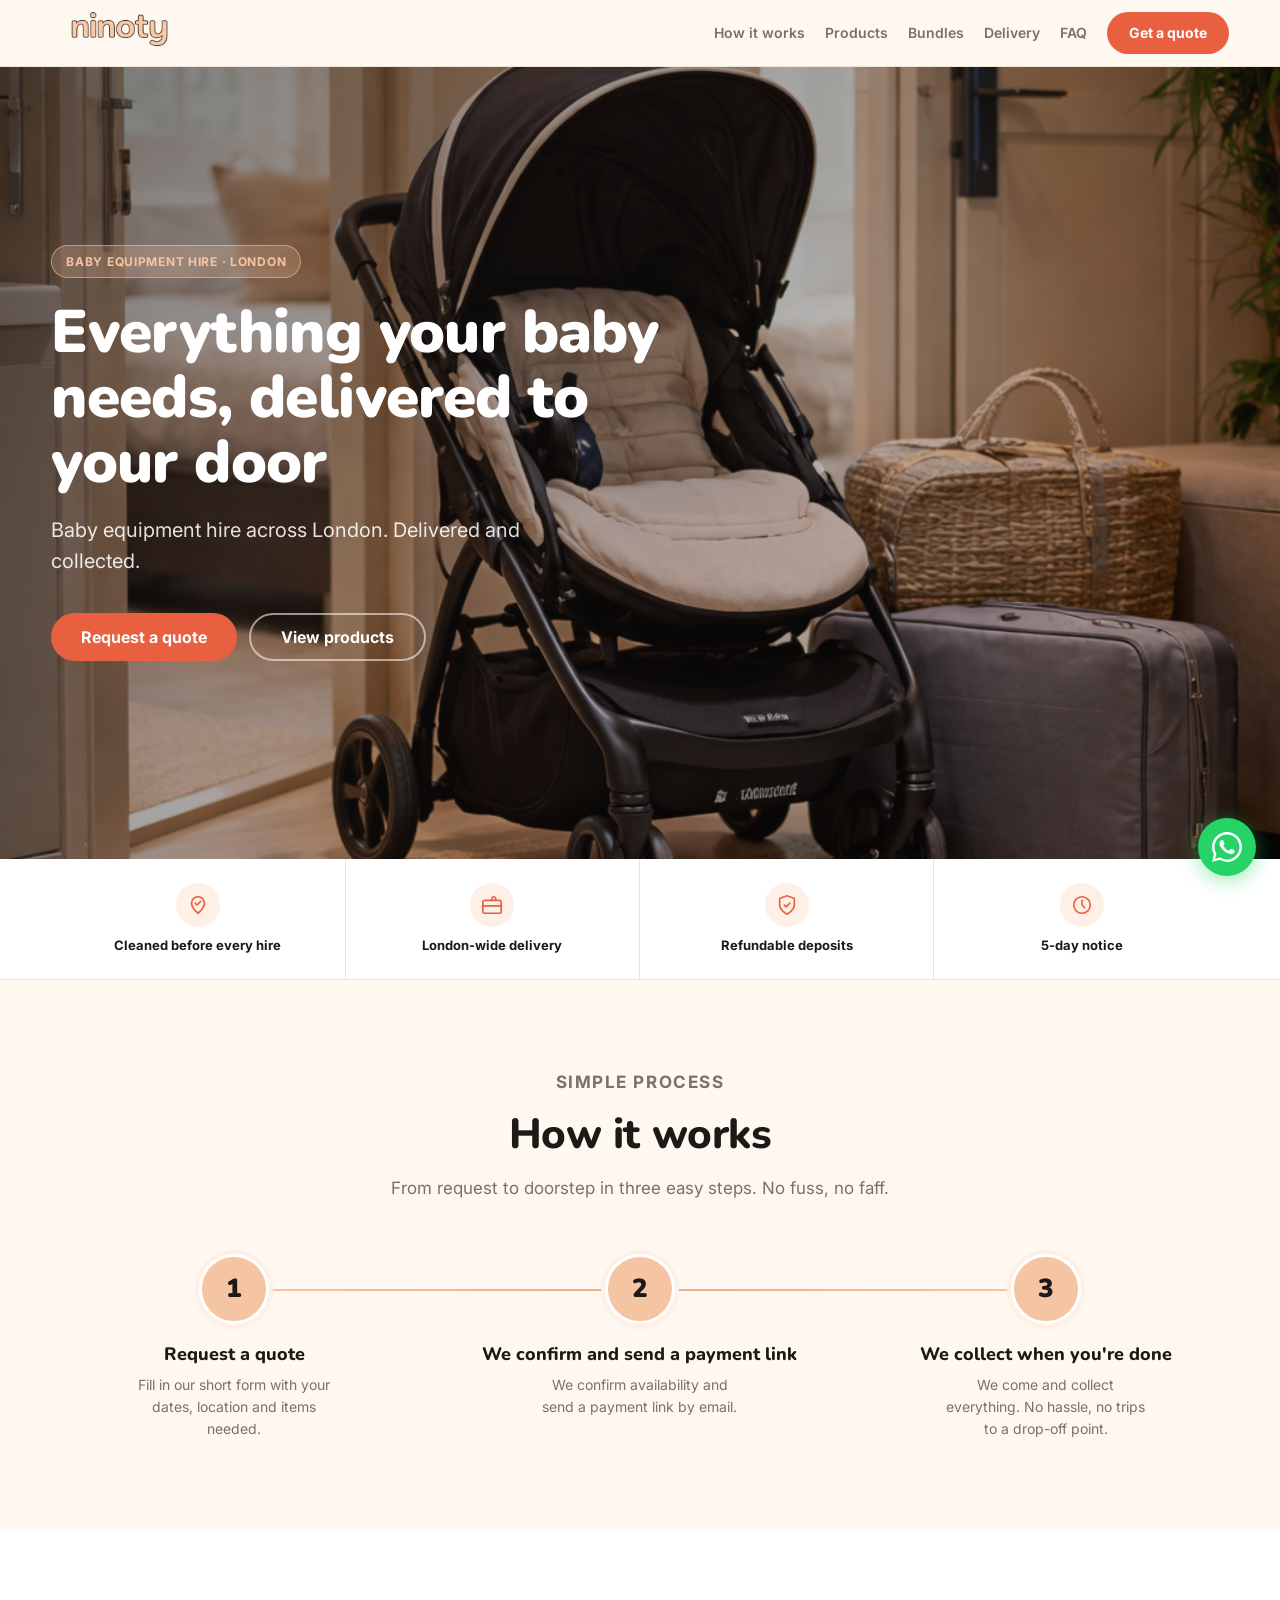
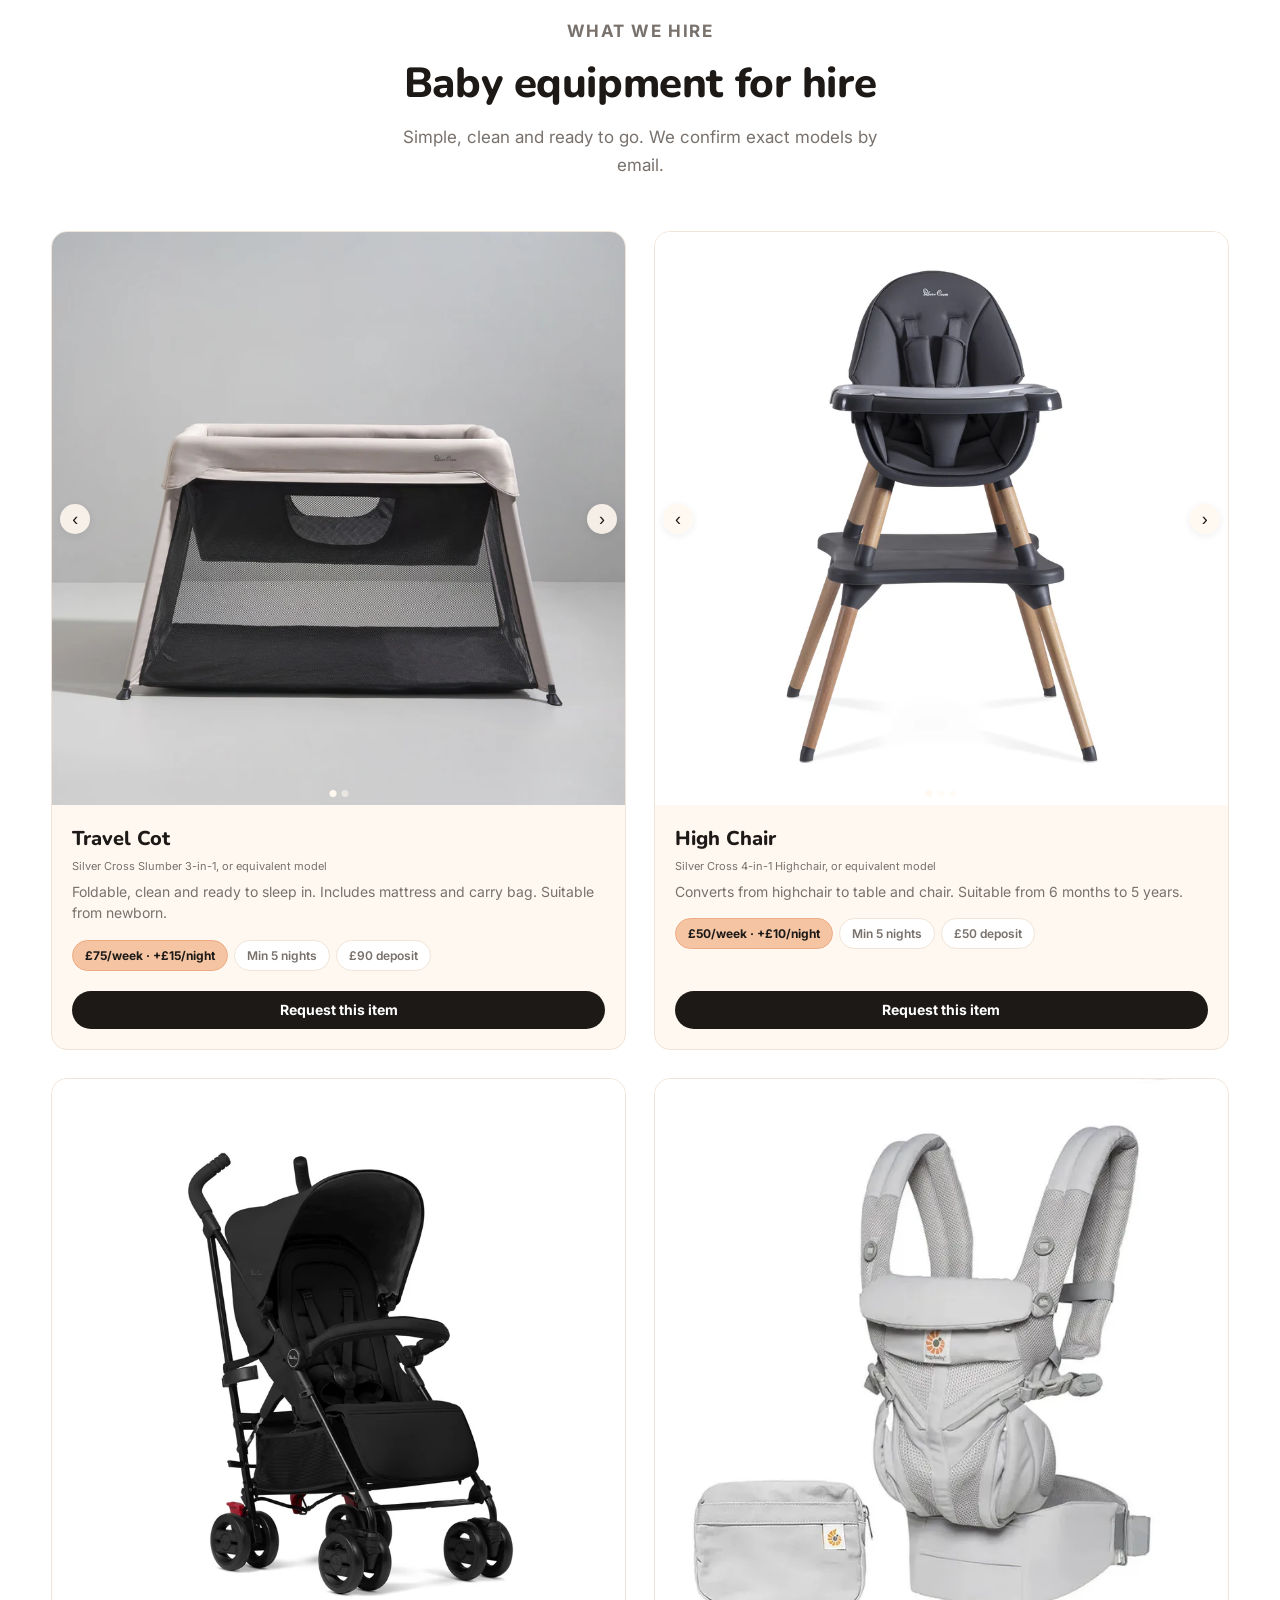
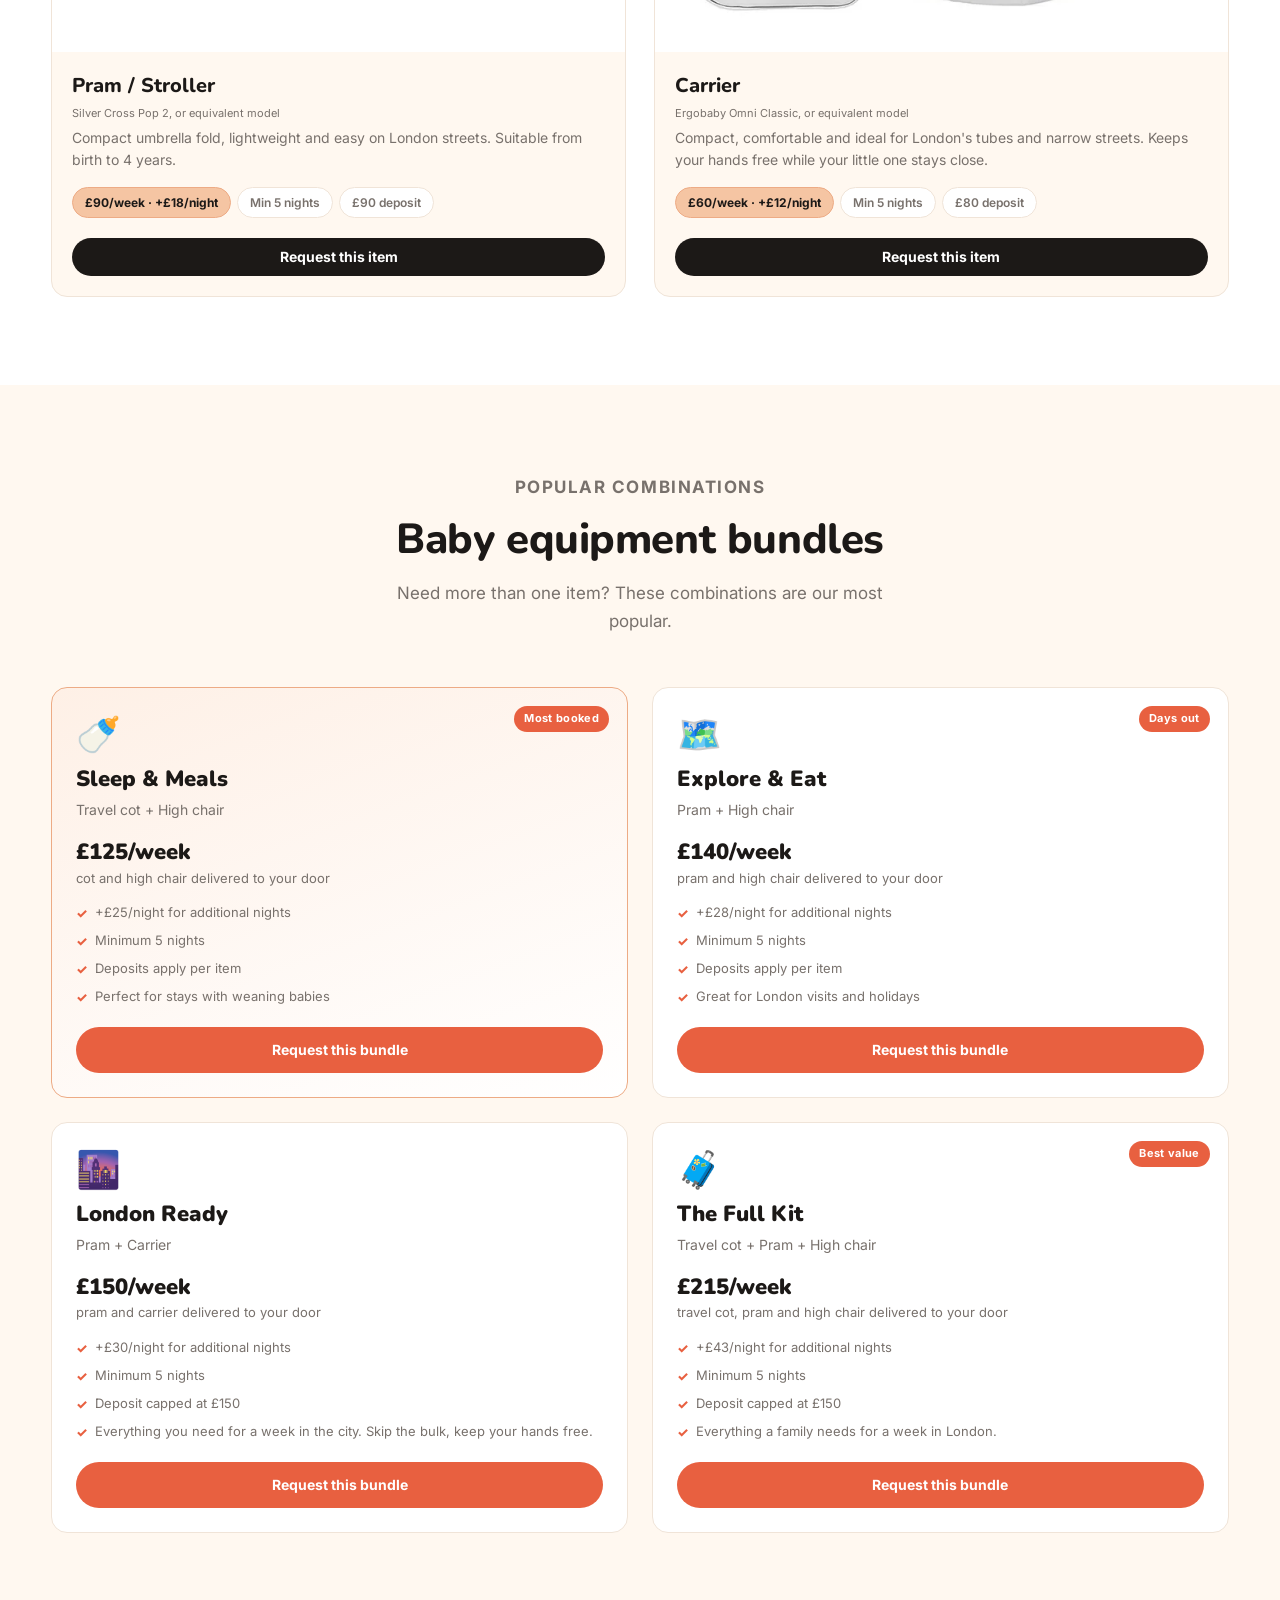
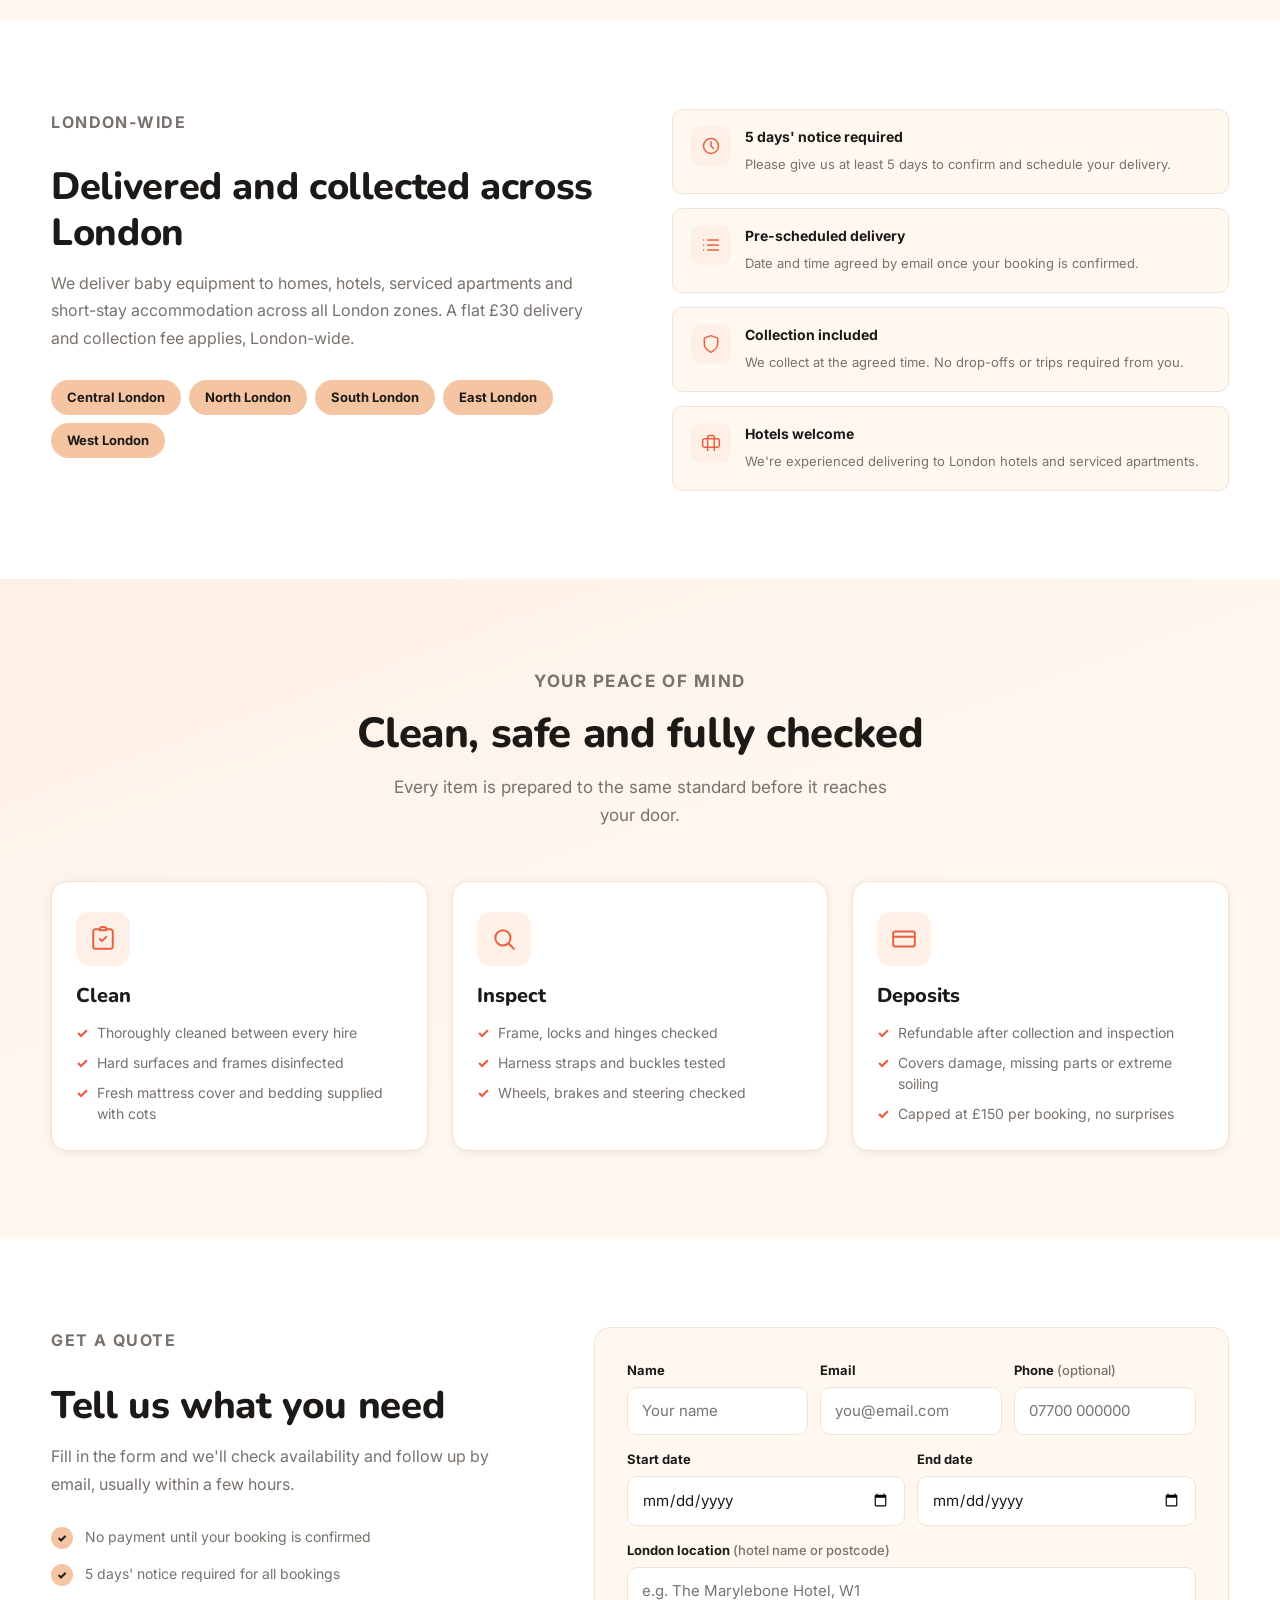
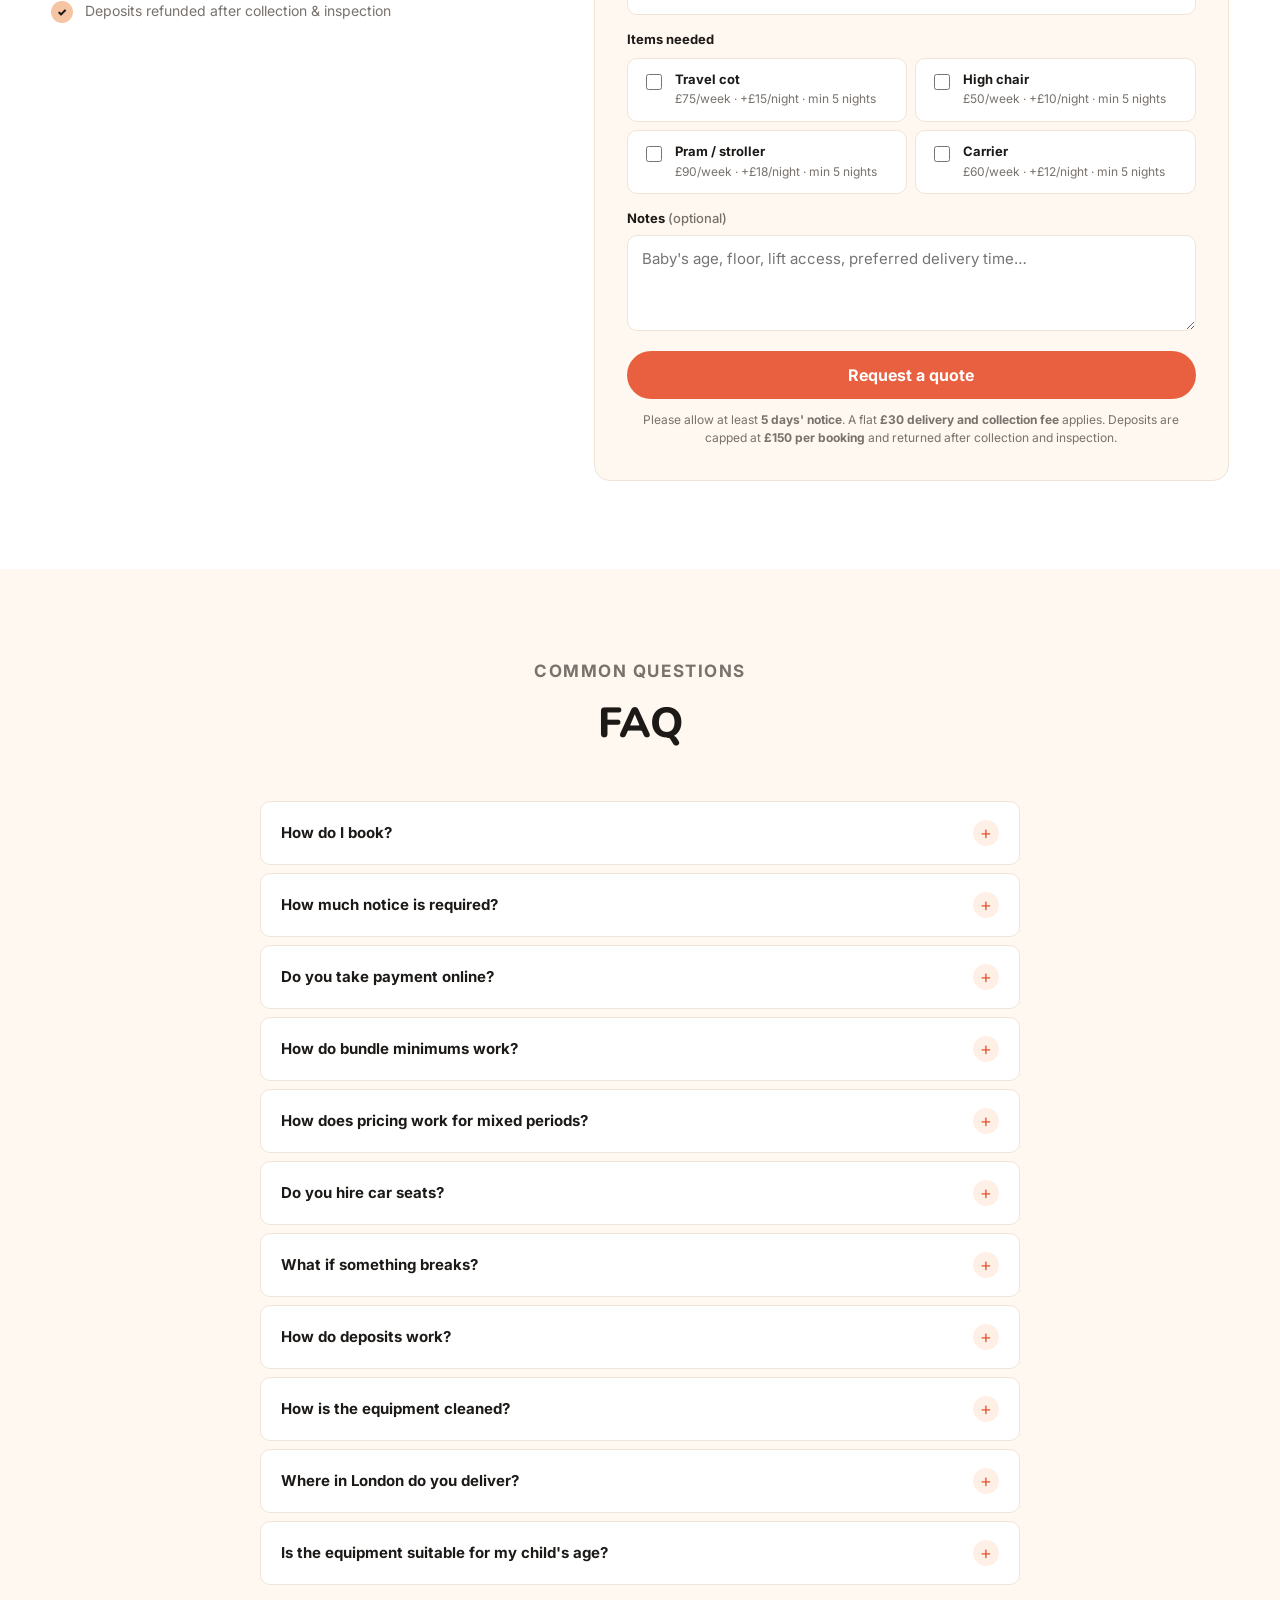
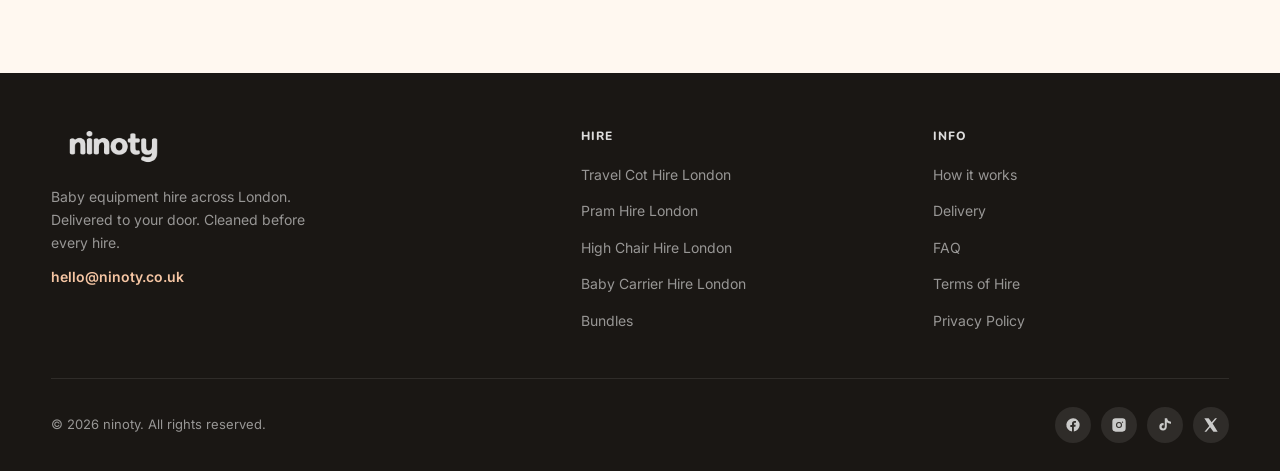
<file: index.html>
<!doctype html>
<html lang="en">
<head>
  <meta charset="utf-8" />
  <meta name="viewport" content="width=device-width, initial-scale=1" />

  <!-- SEO -->
  <title>Ninoty | Baby Equipment Hire London: Travel Cots, Prams, Carriers &amp; High Chairs</title>
  <meta name="description" content="Baby equipment hire across London. Travel cots, prams and high chairs delivered and collected to your door. Cleaned before every hire. Request a quote today." />

  <!-- Open Graph -->
  <meta property="og:title" content="Ninoty | Baby Equipment Hire London: Travel Cots, Prams, Carriers &amp; High Chairs" />
  <meta property="og:description" content="Baby equipment hire across London. Travel cots, prams and high chairs delivered and collected to your door. Cleaned before every hire. Request a quote today." />
  <meta property="og:type" content="website" />
  <meta property="og:url" content="https://ninoty.co.uk" />
  <meta property="og:image" content="https://ninoty.co.uk/images/hero.jpg" />
  <meta property="og:site_name" content="Ninoty" />
  <link rel="canonical" href="https://ninoty.co.uk/" />

  <!-- Favicon -->
  <link rel="icon" href="/favicon.ico" sizes="any" />
  <link rel="icon" type="image/png" sizes="16x16" href="/favicon-16x16.png" />
  <link rel="icon" type="image/png" sizes="32x32" href="/favicon-32x32.png" />
  <link rel="icon" type="image/png" sizes="192x192" href="/android-chrome-192x192.png" />
  <link rel="icon" type="image/png" sizes="512x512" href="/android-chrome-512x512.png" />
  <link rel="apple-touch-icon" href="/apple-touch-icon.png" />
  <link rel="manifest" href="/site.webmanifest" />

  <!-- Google Site Verification -->
  <meta name="google-site-verification" content="wRnGSDMkeDOFPdHYI9C0vyOWE-GX8VwP2ZM1T0mgl_E" />
  <meta name="google-site-verification" content="97XYmqiNNCvXqMMkgpNxgFF7MHeZiaitrKLaD1qBqm8" />

  <!-- Google Fonts -->
  <link rel="preconnect" href="https://fonts.googleapis.com" />
  <link rel="preconnect" href="https://fonts.gstatic.com" crossorigin />
  <link href="https://fonts.googleapis.com/css2?family=Nunito:wght@400;600;700;800;900&family=Inter:wght@400;500;600;700&display=swap" rel="stylesheet" />

  <!-- Stylesheet -->
  <link rel="stylesheet" href="styles.css" />

  <!-- Google Analytics -->
  <script async src="https://www.googletagmanager.com/gtag/js?id=G-P8EN81XBQ0"></script>
  <script>
    window.dataLayer = window.dataLayer || [];
    function gtag(){dataLayer.push(arguments);}
    gtag('js', new Date());
    gtag('config', 'G-P8EN81XBQ0');
  </script>
  <!-- TODO: Replace GA ID above with your property ID if it changes -->
</head>

<body>

  <!-- ===================== NAV ===================== -->
  <nav class="nav" id="top">
    <div class="container nav-inner">
      <a href="/" class="nav-logo" aria-label="Ninoty home">
        <img src="images/ninoty-logo.png" alt="ninoty" />
      </a>

      <ul class="nav-links" id="nav-links">
        <li><a href="#how">How it works</a></li>
        <li><a href="#products">Products</a></li>
        <li><a href="#bundles">Bundles</a></li>
        <li><a href="#delivery">Delivery</a></li>
        <li><a href="#faq">FAQ</a></li>
        <li><a href="#quote" class="nav-cta">Get a quote</a></li>
      </ul>

      <button class="nav-toggle" id="nav-toggle" aria-label="Open menu" aria-expanded="false">
        <svg width="24" height="24" viewBox="0 0 24 24" fill="none" stroke="currentColor" stroke-width="2" stroke-linecap="round">
          <line x1="4" y1="7" x2="20" y2="7"/>
          <line x1="4" y1="12" x2="20" y2="12"/>
          <line x1="4" y1="17" x2="20" y2="17"/>
        </svg>
      </button>
    </div>
  </nav>

  <!-- ===================== HERO ===================== -->
  <section class="hero" aria-label="Hero">
    <div class="hero-bg" role="img" aria-label="Pram in a stylish hotel room"></div>
    <div class="container">
      <div class="hero-content">
        <span class="hero-eyebrow">Baby Equipment Hire · London</span>
        <h1>Everything your baby needs, delivered to your door</h1>
        <p class="hero-sub">Baby equipment hire across London. Delivered and collected.</p>
        <div class="hero-btns">
          <a href="#quote" class="btn-primary">Request a quote</a>
          <a href="#products" class="btn-outline">View products</a>
        </div>
      </div>
    </div>
  </section>

  <!-- ===================== TRUST BAR ===================== -->
  <div class="trust-bar">
    <div class="container">
      <div class="trust-bar-grid">
        <div class="trust-item">
          <div class="trust-icon">
            <svg viewBox="0 0 24 24" aria-hidden="true">
              <path d="M12 3C8 3 5 6 5 10c0 5 7 11 7 11s7-6 7-11c0-4-3-7-7-7z"/>
              <path d="M9 10l2 2 4-4"/>
            </svg>
          </div>
          <strong>Cleaned before every hire</strong>
        </div>
        <div class="trust-item">
          <div class="trust-icon">
            <svg viewBox="0 0 24 24" aria-hidden="true">
              <rect x="2" y="7" width="20" height="14" rx="2"/>
              <path d="M16 7V5a2 2 0 0 0-4 0v2"/>
              <path d="M2 13h20"/>
            </svg>
          </div>
          <strong>London-wide delivery</strong>
        </div>
        <div class="trust-item">
          <div class="trust-icon">
            <svg viewBox="0 0 24 24" aria-hidden="true">
              <path d="M12 22s8-4 8-10V5l-8-3-8 3v7c0 6 8 10 8 10z"/>
              <path d="M9 12l2 2 4-4"/>
            </svg>
          </div>
          <strong>Refundable deposits</strong>
        </div>
        <div class="trust-item">
          <div class="trust-icon">
            <svg viewBox="0 0 24 24" aria-hidden="true">
              <circle cx="12" cy="12" r="9"/>
              <path d="M12 7v5l3 3"/>
            </svg>
          </div>
          <strong>5-day notice</strong>
        </div>
      </div>
    </div>
  </div>

  <!-- ===================== HOW IT WORKS ===================== -->
  <section class="how" id="how">
    <div class="container">
      <div class="section-header">
        <p class="section-eyebrow">Simple process</p>
        <h2>How it works</h2>
        <p>From request to doorstep in three easy steps. No fuss, no faff.</p>
      </div>
      <div class="steps">
        <div class="step">
          <div class="step-num">1</div>
          <h3>Request a quote</h3>
          <p>Fill in our short form with your dates, location and items needed.</p>
        </div>
        <div class="step">
          <div class="step-num">2</div>
          <h3>We confirm and send a payment link</h3>
          <p>We confirm availability and send a payment link by email.</p>
        </div>
        <div class="step">
          <div class="step-num">3</div>
          <h3>We collect when you're done</h3>
          <p>We come and collect everything. No hassle, no trips to a drop-off point.</p>
        </div>
      </div>
    </div>
  </section>

  <!-- ===================== PRODUCTS ===================== -->
  <section class="products" id="products">
    <div class="container">
      <div class="section-header">
        <p class="section-eyebrow">What we hire</p>
        <h2>Baby equipment for hire</h2>
        <p>Simple, clean and ready to go. We confirm exact models by email.</p>
      </div>
      <div class="product-grid">

        <article class="product-card">
          <div class="product-img">
            <div class="carousel" data-carousel>
              <div class="carousel-slides">
                <img src="images/products/cot-1.webp" alt="Silver Cross Slumber travel cot hire London" loading="lazy" />
                <img src="images/products/cot-2.webp" alt="Silver Cross Slumber travel cot folded" loading="lazy" />
              </div>
              <button class="carousel-btn carousel-prev" aria-label="Previous image">&#8249;</button>
              <button class="carousel-btn carousel-next" aria-label="Next image">&#8250;</button>
              <div class="carousel-dots">
                <button class="carousel-dot active" aria-label="Image 1"></button>
                <button class="carousel-dot" aria-label="Image 2"></button>
              </div>
            </div>
          </div>
          <div class="product-body">
            <h3 class="product-name">Travel Cot</h3>
            <p class="product-model-sub">Silver Cross Slumber 3-in-1, or equivalent model</p>
            <p class="product-desc">Foldable, clean and ready to sleep in. Includes mattress and carry bag. Suitable from newborn.</p>
            <div class="product-chips">
              <span class="chip chip-price">£75/week · +£15/night</span>
              <span class="chip">Min 5 nights</span>
              <span class="chip">£90 deposit</span>
            </div>
            <a href="#quote" class="btn-dark" data-check="Travel cot">Request this item</a>
          </div>
        </article>

        <article class="product-card">
          <div class="product-img">
            <div class="carousel" data-carousel>
              <div class="carousel-slides">
                <img src="images/products/highchair-1.webp" alt="Silver Cross 4-in-1 high chair hire London" loading="lazy" />
                <img src="images/products/highchair-2.webp" alt="Silver Cross high chair as table and chair" loading="lazy" />
                <img src="images/products/highchair-3.webp" alt="Silver Cross high chair detail" loading="lazy" />
              </div>
              <button class="carousel-btn carousel-prev" aria-label="Previous image">&#8249;</button>
              <button class="carousel-btn carousel-next" aria-label="Next image">&#8250;</button>
              <div class="carousel-dots">
                <button class="carousel-dot active" aria-label="Image 1"></button>
                <button class="carousel-dot" aria-label="Image 2"></button>
                <button class="carousel-dot" aria-label="Image 3"></button>
              </div>
            </div>
          </div>
          <div class="product-body">
            <h3 class="product-name">High Chair</h3>
            <p class="product-model-sub">Silver Cross 4-in-1 Highchair, or equivalent model</p>
            <p class="product-desc">Converts from highchair to table and chair. Suitable from 6 months to 5 years.</p>
            <div class="product-chips">
              <span class="chip chip-price">£50/week · +£10/night</span>
              <span class="chip">Min 5 nights</span>
              <span class="chip">£50 deposit</span>
            </div>
            <a href="#quote" class="btn-dark" data-check="High chair">Request this item</a>
          </div>
        </article>

        <article class="product-card">
          <div class="product-img">
            <img src="images/products/pram-1.webp" alt="Silver Cross Pop 2 pram hire London" loading="lazy" />
          </div>
          <div class="product-body">
            <h3 class="product-name">Pram / Stroller</h3>
            <p class="product-model-sub">Silver Cross Pop 2, or equivalent model</p>
            <p class="product-desc">Compact umbrella fold, lightweight and easy on London streets. Suitable from birth to 4 years.</p>
            <div class="product-chips">
              <span class="chip chip-price">£90/week · +£18/night</span>
              <span class="chip">Min 5 nights</span>
              <span class="chip">£90 deposit</span>
            </div>
            <a href="#quote" class="btn-dark" data-check="Pram / stroller">Request this item</a>
          </div>
        </article>

        <article class="product-card">
          <div class="product-img">
            <img src="images/products/carrier-1.webp" alt="Ergobaby Omni Classic carrier hire London" loading="lazy" />
          </div>
          <div class="product-body">
            <h3 class="product-name">Carrier</h3>
            <p class="product-model-sub">Ergobaby Omni Classic, or equivalent model</p>
            <p class="product-desc">Compact, comfortable and ideal for London's tubes and narrow streets. Keeps your hands free while your little one stays close.</p>
            <div class="product-chips">
              <span class="chip chip-price">£60/week · +£12/night</span>
              <span class="chip">Min 5 nights</span>
              <span class="chip">£80 deposit</span>
            </div>
            <a href="#quote" class="btn-dark" data-check="Carrier">Request this item</a>
          </div>
        </article>

      </div>
    </div>
  </section>

  <!-- ===================== BUNDLES ===================== -->
  <section class="bundles" id="bundles">
    <div class="container">
      <div class="section-header">
        <p class="section-eyebrow">Popular combinations</p>
        <h2>Baby equipment bundles</h2>
        <p>Need more than one item? These combinations are our most popular.</p>
      </div>
      <div class="bundle-grid">

        <article class="bundle-card featured">
          <span class="bundle-badge">Most booked</span>
          <span class="bundle-emoji" aria-hidden="true">🍼</span>
          <h3 class="bundle-name">Sleep &amp; Meals</h3>
          <p class="bundle-items-label">Travel cot + High chair</p>
          <div class="bundle-price-block">
            <span class="bundle-price">£125/week</span>
            <span class="bundle-price-desc">cot and high chair delivered to your door</span>
          </div>
          <ul class="bundle-details">
            <li>+£25/night for additional nights</li>
            <li>Minimum 5 nights</li>
            <li>Deposits apply per item</li>
            <li>Perfect for stays with weaning babies</li>
          </ul>
          <a href="#quote" class="bundle-request-btn" data-check-items="Travel cot,High chair">Request this bundle</a>
        </article>

        <article class="bundle-card">
          <span class="bundle-badge">Days out</span>
          <span class="bundle-emoji" aria-hidden="true">🗺️</span>
          <h3 class="bundle-name">Explore &amp; Eat</h3>
          <p class="bundle-items-label">Pram + High chair</p>
          <div class="bundle-price-block">
            <span class="bundle-price">£140/week</span>
            <span class="bundle-price-desc">pram and high chair delivered to your door</span>
          </div>
          <ul class="bundle-details">
            <li>+£28/night for additional nights</li>
            <li>Minimum 5 nights</li>
            <li>Deposits apply per item</li>
            <li>Great for London visits and holidays</li>
          </ul>
          <a href="#quote" class="bundle-request-btn" data-check-items="Pram / stroller,High chair">Request this bundle</a>
        </article>

        <article class="bundle-card">
          <span class="bundle-emoji" aria-hidden="true">🌆</span>
          <h3 class="bundle-name">London Ready</h3>
          <p class="bundle-items-label">Pram + Carrier</p>
          <div class="bundle-price-block">
            <span class="bundle-price">£150/week</span>
            <span class="bundle-price-desc">pram and carrier delivered to your door</span>
          </div>
          <ul class="bundle-details">
            <li>+£30/night for additional nights</li>
            <li>Minimum 5 nights</li>
            <li>Deposit capped at £150</li>
            <li>Everything you need for a week in the city. Skip the bulk, keep your hands free.</li>
          </ul>
          <a href="#quote" class="bundle-request-btn" data-check-items="Pram / stroller,Carrier">Request this bundle</a>
        </article>

        <article class="bundle-card">
          <span class="bundle-badge">Best value</span>
          <span class="bundle-emoji" aria-hidden="true">🧳</span>
          <h3 class="bundle-name">The Full Kit</h3>
          <p class="bundle-items-label">Travel cot + Pram + High chair</p>
          <div class="bundle-price-block">
            <span class="bundle-price">£215/week</span>
            <span class="bundle-price-desc">travel cot, pram and high chair delivered to your door</span>
          </div>
          <ul class="bundle-details">
            <li>+£43/night for additional nights</li>
            <li>Minimum 5 nights</li>
            <li>Deposit capped at £150</li>
            <li>Everything a family needs for a week in London.</li>
          </ul>
          <a href="#quote" class="bundle-request-btn" data-check-items="Travel cot,Pram / stroller,High chair">Request this bundle</a>
        </article>

      </div>
    </div>
  </section>

  <!-- ===================== DELIVERY ===================== -->
  <section class="delivery" id="delivery">
    <div class="container">
      <div class="delivery-grid">
        <div class="delivery-text">
          <p class="section-eyebrow">London-wide</p>
          <h2>Delivered and collected across London</h2>
          <p>We deliver baby equipment to homes, hotels, serviced apartments and short-stay accommodation across all London zones. A flat £30 delivery and collection fee applies, London-wide.</p>
          <div class="zones-list">
            <span class="zone-tag">Central London</span>
            <span class="zone-tag">North London</span>
            <span class="zone-tag">South London</span>
            <span class="zone-tag">East London</span>
            <span class="zone-tag">West London</span>
          </div>
        </div>
        <div class="delivery-features">
          <div class="delivery-feature">
            <div class="delivery-feature-icon">
              <svg viewBox="0 0 24 24" aria-hidden="true">
                <circle cx="12" cy="12" r="9"/>
                <path d="M12 7v5l3 3"/>
              </svg>
            </div>
            <div>
              <strong>5 days' notice required</strong>
              <span>Please give us at least 5 days to confirm and schedule your delivery.</span>
            </div>
          </div>
          <div class="delivery-feature">
            <div class="delivery-feature-icon">
              <svg viewBox="0 0 24 24" aria-hidden="true">
                <path d="M8 6h13M8 12h13M8 18h13M3 6h.01M3 12h.01M3 18h.01"/>
              </svg>
            </div>
            <div>
              <strong>Pre-scheduled delivery</strong>
              <span>Date and time agreed by email once your booking is confirmed.</span>
            </div>
          </div>
          <div class="delivery-feature">
            <div class="delivery-feature-icon">
              <svg viewBox="0 0 24 24" aria-hidden="true">
                <path d="M12 22s8-4 8-10V5l-8-3-8 3v7c0 6 8 10 8 10z"/>
              </svg>
            </div>
            <div>
              <strong>Collection included</strong>
              <span>We collect at the agreed time. No drop-offs or trips required from you.</span>
            </div>
          </div>
          <div class="delivery-feature">
            <div class="delivery-feature-icon">
              <svg viewBox="0 0 24 24" aria-hidden="true">
                <path d="M20 7H4a2 2 0 0 0-2 2v6a2 2 0 0 0 2 2h16a2 2 0 0 0 2-2V9a2 2 0 0 0-2-2z"/>
                <path d="M16 21V5a2 2 0 0 0-2-2h-4a2 2 0 0 0-2 2v16"/>
              </svg>
            </div>
            <div>
              <strong>Hotels welcome</strong>
              <span>We're experienced delivering to London hotels and serviced apartments.</span>
            </div>
          </div>
        </div>
      </div>
    </div>
  </section>

  <!-- ===================== SAFETY ===================== -->
  <section class="safety" id="safety">
    <div class="container">
      <div class="section-header">
        <p class="section-eyebrow">Your peace of mind</p>
        <h2>Clean, safe and fully checked</h2>
        <p>Every item is prepared to the same standard before it reaches your door.</p>
      </div>
      <div class="safety-grid">

        <div class="safety-card">
          <div class="safety-card-icon">
            <svg viewBox="0 0 24 24" aria-hidden="true">
              <path d="M9 3H5a2 2 0 0 0-2 2v14a2 2 0 0 0 2 2h14a2 2 0 0 0 2-2V5a2 2 0 0 0-2-2h-4"/>
              <path d="M9 3a2 2 0 0 1 2-2h2a2 2 0 0 1 2 2v1H9V3z"/>
              <path d="M9 12l2 2 4-4"/>
            </svg>
          </div>
          <h3>Clean</h3>
          <ul>
            <li>Thoroughly cleaned between every hire</li>
            <li>Hard surfaces and frames disinfected</li>
            <li>Fresh mattress cover and bedding supplied with cots</li>
          </ul>
        </div>

        <div class="safety-card">
          <div class="safety-card-icon">
            <svg viewBox="0 0 24 24" aria-hidden="true">
              <circle cx="11" cy="11" r="7"/>
              <path d="m21 21-4.35-4.35"/>
            </svg>
          </div>
          <h3>Inspect</h3>
          <ul>
            <li>Frame, locks and hinges checked</li>
            <li>Harness straps and buckles tested</li>
            <li>Wheels, brakes and steering checked</li>
          </ul>
        </div>

        <div class="safety-card">
          <div class="safety-card-icon">
            <svg viewBox="0 0 24 24" aria-hidden="true">
              <rect x="2" y="5" width="20" height="14" rx="2"/>
              <path d="M2 10h20"/>
            </svg>
          </div>
          <h3>Deposits</h3>
          <ul>
            <li>Refundable after collection and inspection</li>
            <li>Covers damage, missing parts or extreme soiling</li>
            <li>Capped at £150 per booking, no surprises</li>
          </ul>
        </div>

      </div>
    </div>
  </section>

  <!-- ===================== QUOTE FORM ===================== -->
  <section class="quote-section" id="quote">
    <div class="container">
      <div class="quote-wrapper">

        <div class="quote-aside">
          <p class="section-eyebrow">Get a quote</p>
          <h2>Tell us what you need</h2>
          <p>Fill in the form and we'll check availability and follow up by email, usually within a few hours.</p>
          <ul class="quote-trust-list">
            <li><span class="qtl-check">✓</span> No payment until your booking is confirmed</li>
            <li><span class="qtl-check">✓</span> 5 days' notice required for all bookings</li>
            <li><span class="qtl-check">✓</span> Deposits refunded after collection &amp; inspection</li>
          </ul>
        </div>

        <div class="quote-form-box">
          <form
            id="quote-form"
            name="quote-request"
            method="POST"
            data-netlify="true"
            netlify-honeypot="bot-field"
          >
            <input type="hidden" name="form-name" value="quote-request" />

            <!-- Honeypot -->
            <p class="hp-field">
              <label>Don't fill this out: <input name="bot-field" tabindex="-1" /></label>
            </p>

            <div class="form-row-3">
              <div class="form-group">
                <label for="f-name">Name</label>
                <input type="text" id="f-name" name="Name" autocomplete="name" required placeholder="Your name" />
              </div>
              <div class="form-group">
                <label for="f-email">Email</label>
                <input type="email" id="f-email" name="Email" autocomplete="email" required placeholder="you@email.com" />
              </div>
              <div class="form-group">
                <label for="f-phone">Phone <span style="font-weight:500;color:var(--muted)">(optional)</span></label>
                <input type="tel" id="f-phone" name="Phone" autocomplete="tel" placeholder="07700 000000" />
              </div>
            </div>

            <div class="form-row">
              <div class="form-group">
                <label for="f-start">Start date</label>
                <input type="date" id="f-start" name="Start date" required />
              </div>
              <div class="form-group">
                <label for="f-end">End date</label>
                <input type="date" id="f-end" name="End date" required />
              </div>
            </div>

            <div class="form-group">
              <label for="f-location">London location <span style="font-weight:500;color:var(--muted)">(hotel name or postcode)</span></label>
              <input type="text" id="f-location" name="Location" required placeholder="e.g. The Marylebone Hotel, W1" />
            </div>

            <p class="form-checks-label">Items needed</p>
            <div class="form-checks">
              <label class="form-check">
                <input type="checkbox" name="Items" value="Travel cot" data-min-nights="5" />
                <span class="form-check-text">
                  <strong>Travel cot</strong>
                  <span>£75/week · +£15/night · min 5 nights</span>
                </span>
              </label>
              <label class="form-check">
                <input type="checkbox" name="Items" value="High chair" data-min-nights="5" />
                <span class="form-check-text">
                  <strong>High chair</strong>
                  <span>£50/week · +£10/night · min 5 nights</span>
                </span>
              </label>
              <label class="form-check">
                <input type="checkbox" name="Items" value="Pram / stroller" data-min-nights="5" />
                <span class="form-check-text">
                  <strong>Pram / stroller</strong>
                  <span>£90/week · +£18/night · min 5 nights</span>
                </span>
              </label>
              <label class="form-check">
                <input type="checkbox" name="Items" value="Carrier" data-min-nights="5" />
                <span class="form-check-text">
                  <strong>Carrier</strong>
                  <span>£60/week · +£12/night · min 5 nights</span>
                </span>
              </label>
            </div>

            <div class="form-group">
              <label for="f-notes">Notes <span style="font-weight:500;color:var(--muted)">(optional)</span></label>
              <textarea id="f-notes" name="Notes" rows="3" placeholder="Baby's age, floor, lift access, preferred delivery time…"></textarea>
            </div>

            <button type="submit" class="form-submit">Request a quote</button>

            <div class="success-message" id="success-msg" role="alert">
              🎉 Thanks! We've received your request and will check availability and follow up by email shortly.
            </div>

            <p class="form-note">
              Please allow at least <strong>5 days' notice</strong>. A flat <strong>£30 delivery and collection fee</strong> applies. Deposits are capped at <strong>£150 per booking</strong> and returned after collection and inspection.
            </p>
          </form>
        </div>

      </div>
    </div>
  </section>

  <!-- ===================== FAQ ===================== -->
  <section class="faq-section" id="faq">
    <div class="container">
      <div class="section-header">
        <p class="section-eyebrow">Common questions</p>
        <h2>FAQ</h2>
      </div>
      <div class="faq-list">

        <div class="faq-item">
          <button class="faq-question" aria-expanded="false" aria-controls="faq-answer-1">
            How do I book?
            <span class="faq-icon" aria-hidden="true">+</span>
          </button>
          <div class="faq-answer" id="faq-answer-1" hidden>Use the quote request form on this page with your dates, location and items needed. We'll check availability and follow up by email.</div>
        </div>

        <div class="faq-item">
          <button class="faq-question" aria-expanded="false" aria-controls="faq-answer-2">
            How much notice is required?
            <span class="faq-icon" aria-hidden="true">+</span>
          </button>
          <div class="faq-answer" id="faq-answer-2" hidden>We require at least 5 days' notice for all bookings. For weekend and holiday dates we recommend as much notice as possible.</div>
        </div>

        <div class="faq-item">
          <button class="faq-question" aria-expanded="false" aria-controls="faq-answer-3">
            Do you take payment online?
            <span class="faq-icon" aria-hidden="true">+</span>
          </button>
          <div class="faq-answer" id="faq-answer-3" hidden>Booking and payment are currently arranged by email after we've confirmed availability. We'll send details once your quote is confirmed.</div>
        </div>

        <div class="faq-item">
          <button class="faq-question" aria-expanded="false" aria-controls="faq-answer-4">
            How do bundle minimums work?
            <span class="faq-icon" aria-hidden="true">+</span>
          </button>
          <div class="faq-answer" id="faq-answer-4" hidden>All items have a 5-night minimum hire period. When hiring multiple items together, the 5-night minimum applies across the booking.</div>
        </div>

        <div class="faq-item">
          <button class="faq-question" aria-expanded="false" aria-controls="faq-answer-5">
            How does pricing work for mixed periods?
            <span class="faq-icon" aria-hidden="true">+</span>
          </button>
          <div class="faq-answer" id="faq-answer-5" hidden>The weekly rate applies per full 7-day block, with the nightly rate charged for any remaining days. For example, a 9-night hire would be priced as one week plus two nights.</div>
        </div>

        <div class="faq-item">
          <button class="faq-question" aria-expanded="false" aria-controls="faq-answer-6">
            Do you hire car seats?
            <span class="faq-icon" aria-hidden="true">+</span>
          </button>
          <div class="faq-answer" id="faq-answer-6" hidden>Not currently. Car seats may be added to our range in future. Sign up or follow us on social media for updates.</div>
        </div>

        <div class="faq-item">
          <button class="faq-question" aria-expanded="false" aria-controls="faq-answer-7">
            What if something breaks?
            <span class="faq-icon" aria-hidden="true">+</span>
          </button>
          <div class="faq-answer" id="faq-answer-7" hidden>Please let us know immediately. Normal wear and tear is expected and won't affect your deposit. Accidental damage or missing parts may result in a deduction from your deposit.</div>
        </div>

        <div class="faq-item">
          <button class="faq-question" aria-expanded="false" aria-controls="faq-answer-8">
            How do deposits work?
            <span class="faq-icon" aria-hidden="true">+</span>
          </button>
          <div class="faq-answer" id="faq-answer-8" hidden>A refundable deposit applies per item: travel cot £90, pram £90, high chair £50, carrier £80. Deposits are capped at £150 per booking and returned within 3–5 working days after collection and inspection.</div>
        </div>

        <div class="faq-item">
          <button class="faq-question" aria-expanded="false" aria-controls="faq-answer-9">
            How is the equipment cleaned?
            <span class="faq-icon" aria-hidden="true">+</span>
          </button>
          <div class="faq-answer" id="faq-answer-9" hidden>All items are thoroughly cleaned, disinfected and safety-checked between every hire. Travel cots are supplied with a clean mattress and fitted sheet.</div>
        </div>

        <div class="faq-item">
          <button class="faq-question" aria-expanded="false" aria-controls="faq-answer-10">
            Where in London do you deliver?
            <span class="faq-icon" aria-hidden="true">+</span>
          </button>
          <div class="faq-answer" id="faq-answer-10" hidden>We deliver across all London zones: homes, hotels, serviced apartments and short-stay accommodation. A flat £30 delivery and collection fee applies, London-wide.</div>
        </div>

        <div class="faq-item">
          <button class="faq-question" aria-expanded="false" aria-controls="faq-answer-11">
            Is the equipment suitable for my child's age?
            <span class="faq-icon" aria-hidden="true">+</span>
          </button>
          <div class="faq-answer" id="faq-answer-11" hidden>All equipment should be used within the manufacturer's age and weight guidelines. If you're unsure whether an item is suitable, please mention it in your notes and we'll advise.</div>
        </div>

      </div>
    </div>
  </section>

  <!-- ===================== FOOTER ===================== -->
  <footer class="footer">
    <div class="container">
      <div class="footer-top">
        <div class="footer-brand">
          <a href="/" aria-label="Ninoty home">
            <img src="images/ninoty-logo.png" alt="ninoty" />
          </a>
          <p>Baby equipment hire across London. Delivered to your door. Cleaned before every hire.</p>
          <a href="mailto:hello@ninoty.co.uk" class="footer-email">hello@ninoty.co.uk</a>
        </div>

        <div class="footer-col">
          <h4>Hire</h4>
          <ul class="footer-links">
            <li><a href="travel-cot-hire-london.html">Travel Cot Hire London</a></li>
            <li><a href="pram-hire-london.html">Pram Hire London</a></li>
            <li><a href="high-chair-hire-london.html">High Chair Hire London</a></li>
            <li><a href="carrier-hire-london.html">Baby Carrier Hire London</a></li>
            <li><a href="#bundles">Bundles</a></li>
          </ul>
        </div>

        <div class="footer-col">
          <h4>Info</h4>
          <ul class="footer-links">
            <li><a href="#how">How it works</a></li>
            <li><a href="#delivery">Delivery</a></li>
            <li><a href="#faq">FAQ</a></li>
            <li><a href="terms.html">Terms of Hire</a></li>
            <li><a href="privacy.html">Privacy Policy</a></li>
          </ul>
        </div>
      </div>

      <div class="footer-bottom">
        <span>© 2026 ninoty. All rights reserved.</span>
        <div class="footer-social">
          <a href="https://facebook.com/profile.php?id=61586618325256" target="_blank" rel="noopener noreferrer" aria-label="Facebook">
            <svg viewBox="0 0 24 24" aria-hidden="true"><path d="M22 12a10 10 0 1 0-11.5 9.9v-7H8v-2.9h2.5V9.8c0-2.5 1.5-3.9 3.8-3.9 1.1 0 2.2.2 2.2.2v2.4h-1.3c-1.2 0-1.6.7-1.6 1.5v1.8H16l-.4 2.9h-2.3v7A10 10 0 0 0 22 12z"/></svg>
          </a>
          <a href="https://instagram.com/ninotybaby/" target="_blank" rel="noopener noreferrer" aria-label="Instagram">
            <svg viewBox="0 0 24 24" aria-hidden="true"><path d="M7 2h10a5 5 0 0 1 5 5v10a5 5 0 0 1-5 5H7a5 5 0 0 1-5-5V7a5 5 0 0 1 5-5zm5 5.5a4.5 4.5 0 1 0 0 9 4.5 4.5 0 0 0 0-9zm0 7.4a2.9 2.9 0 1 1 0-5.8 2.9 2.9 0 0 1 0 5.8zM17.3 6.7a1 1 0 1 0 0 2 1 1 0 0 0 0-2z"/></svg>
          </a>
          <a href="https://tiktok.com/@ninotybaby" target="_blank" rel="noopener noreferrer" aria-label="TikTok">
            <svg viewBox="0 0 24 24" aria-hidden="true"><path d="M12.004 2h3.188c.083.74.315 1.458.682 2.104a5.66 5.66 0 0 0 2.567 2.42c.75.348 1.55.53 2.56.553v3.19c-1.318.045-2.61-.21-3.807-.74a8.73 8.73 0 0 1-2.502-1.62v6.83c0 3.09-2.502 5.6-5.59 5.6a5.59 5.59 0 0 1 0-11.18c.29 0 .57.025.84.075v3.27a2.38 2.38 0 1 0 1.72 2.28V2z"/></svg>
          </a>
          <a href="https://x.com/ninotybaby" target="_blank" rel="noopener noreferrer" aria-label="X (Twitter)">
            <svg viewBox="0 0 24 24" aria-hidden="true"><path d="M18.2 2H21l-6.6 7.6L22 22h-6.4l-5-6.6L5 22H2.2l7.2-8.4L2 2h6.5l4.5 6L18.2 2z"/></svg>
          </a>
        </div>
      </div>
    </div>
  </footer>

  <!-- ===================== SCRIPTS ===================== -->
  <script>
  (function () {
    'use strict';

    /* ---- Mobile nav toggle ---- */
    var toggle = document.getElementById('nav-toggle');
    var links  = document.getElementById('nav-links');
    if (toggle && links) {
      toggle.addEventListener('click', function () {
        var open = links.classList.toggle('open');
        toggle.setAttribute('aria-expanded', open ? 'true' : 'false');
      });
      // Close on link click
      links.querySelectorAll('a').forEach(function (a) {
        a.addEventListener('click', function () {
          links.classList.remove('open');
          toggle.setAttribute('aria-expanded', 'false');
        });
      });
    }

    /* ---- FAQ accordion ---- */
    document.querySelectorAll('.faq-question').forEach(function (btn) {
      btn.addEventListener('click', function () {
        var item = btn.closest('.faq-item');
        var wasOpen = item.classList.contains('open');
        // Close all
        document.querySelectorAll('.faq-item.open').forEach(function (el) {
          el.classList.remove('open');
          el.querySelector('.faq-question').setAttribute('aria-expanded', 'false');
          var openAnswer = el.querySelector('.faq-answer');
          if (openAnswer) openAnswer.hidden = true;
        });
        if (!wasOpen) {
          item.classList.add('open');
          btn.setAttribute('aria-expanded', 'true');
          var answer = item.querySelector('.faq-answer');
          if (answer) answer.hidden = false;
        }
      });
    });

    /* ---- "Request this item" - pre-check the right box ---- */
    document.querySelectorAll('[data-check]').forEach(function (btn) {
      btn.addEventListener('click', function () {
        var val = btn.getAttribute('data-check');
        var cb = document.querySelector('input[name="Items"][value="' + val + '"]');
        if (cb) {
          cb.checked = true;
          cb.dispatchEvent(new Event('change'));
        }
      });
    });

    /* ---- "Request this bundle" - pre-check multiple boxes ---- */
    document.querySelectorAll('[data-check-items]').forEach(function (btn) {
      btn.addEventListener('click', function (e) {
        e.preventDefault();
        var items = btn.getAttribute('data-check-items').split(',');
        // Uncheck all first
        document.querySelectorAll('input[name="Items"]').forEach(function (cb) {
          cb.checked = false;
        });
        items.forEach(function (val) {
          val = val.trim();
          var cb = document.querySelector('input[name="Items"][value="' + val + '"]');
          if (cb) {
            cb.checked = true;
            cb.dispatchEvent(new Event('change'));
          }
        });
        var quote = document.getElementById('quote');
        if (quote) quote.scrollIntoView({ behavior: 'smooth' });
      });
    });

    /* ---- Date validation ---- */
    var startInput = document.getElementById('f-start');
    var endInput   = document.getElementById('f-end');
    var itemChecks = Array.from(document.querySelectorAll('input[name="Items"][type="checkbox"]'));

    function pad(n) { return String(n).padStart(2, '0'); }
    function toYMD(d) { return d.getFullYear() + '-' + pad(d.getMonth() + 1) + '-' + pad(d.getDate()); }
    function addDays(ymd, days) {
      var d = new Date(ymd + 'T00:00:00');
      d.setDate(d.getDate() + days);
      return toYMD(d);
    }

    if (startInput && endInput) {
      var now = new Date();
      var minStart = new Date(now.getTime() + 5 * 24 * 60 * 60 * 1000);
      startInput.min = toYMD(minStart);

      function getMinNights() {
        var checked = itemChecks.filter(function (i) { return i.checked; });
        if (checked.length === 0) return 1;
        return Math.max.apply(null, checked.map(function (i) { return Number(i.dataset.minNights || 1); }));
      }

      function updateEndMin() {
        var minN = getMinNights();
        var base = startInput.value ? startInput.value : toYMD(minStart);
        var minEnd = addDays(base, minN);
        endInput.min = minEnd;
        if (endInput.value && endInput.value < minEnd) endInput.value = '';
      }

      updateEndMin();
      startInput.addEventListener('change', updateEndMin);
      itemChecks.forEach(function (cb) { cb.addEventListener('change', updateEndMin); });
      endInput.addEventListener('focus', function () {
        if (!startInput.value) startInput.focus();
      });
    }

    /* ---- AJAX form submission (Netlify) ---- */
    var form = document.getElementById('quote-form');
    var successMsg = document.getElementById('success-msg');

    if (form) {
      form.addEventListener('submit', function (e) {
        e.preventDefault();

        if (!form.reportValidity()) {
          return;
        }

        var anyChecked = itemChecks.some(function (cb) { return cb.checked; });
        if (!anyChecked) {
          alert('Please select at least one item.');
          return;
        }

        var submitBtn = form.querySelector('.form-submit');
        submitBtn.disabled = true;
        submitBtn.textContent = 'Sending…';

        var data = new URLSearchParams(new FormData(form));

        fetch('/', {
          method: 'POST',
          headers: { 'Content-Type': 'application/x-www-form-urlencoded' },
          body: data.toString()
        })
        .then(function (res) {
          if (res.ok) {
            form.reset();
            updateEndMin();
            submitBtn.disabled = false;
            submitBtn.textContent = 'Request a quote';
            if (successMsg) {
              successMsg.style.display = 'block';
              successMsg.scrollIntoView({ behavior: 'smooth', block: 'nearest' });
            }
          } else {
            throw new Error('Server error');
          }
        })
        .catch(function () {
          submitBtn.disabled = false;
          submitBtn.textContent = 'Request a quote';
          alert('Something went wrong. Please try again or email us at hello@ninoty.co.uk');
        });
      });
    }

  })();
  </script>

  <!-- Carousel Script -->
  <script>
  (function () {
    document.querySelectorAll('[data-carousel]').forEach(function (carousel) {
      var slides = carousel.querySelector('.carousel-slides');
      var imgs = slides.querySelectorAll('img');
      var dots = carousel.querySelectorAll('.carousel-dot');
      var total = imgs.length;
      var current = 0;
      function goTo(n) {
        current = (n + total) % total;
        slides.style.transform = 'translateX(-' + (current * 100) + '%)';
        dots.forEach(function (d, i) { d.classList.toggle('active', i === current); });
      }
      var prev = carousel.querySelector('.carousel-prev');
      var next = carousel.querySelector('.carousel-next');
      if (prev) prev.addEventListener('click', function (e) { e.stopPropagation(); goTo(current - 1); });
      if (next) next.addEventListener('click', function (e) { e.stopPropagation(); goTo(current + 1); });
      dots.forEach(function (d, i) { d.addEventListener('click', function (e) { e.stopPropagation(); goTo(i); }); });
    });
  })();
  </script>

  <!-- WhatsApp Float Button -->
  <a href="https://wa.me/447940755719" class="whatsapp-float" target="_blank" rel="noopener noreferrer" aria-label="Contact us on WhatsApp">
    <svg viewBox="0 0 24 24" aria-hidden="true"><path d="M17.472 14.382c-.297-.149-1.758-.867-2.03-.967-.273-.099-.471-.148-.67.15-.197.297-.767.966-.94 1.164-.173.199-.347.223-.644.075-.297-.15-1.255-.463-2.39-1.475-.883-.788-1.48-1.761-1.653-2.059-.173-.297-.018-.458.13-.606.134-.133.298-.347.446-.52.149-.174.198-.298.298-.497.099-.198.05-.371-.025-.52-.075-.149-.669-1.612-.916-2.207-.242-.579-.487-.5-.669-.51-.173-.008-.371-.01-.57-.01-.198 0-.52.074-.792.372-.272.297-1.04 1.016-1.04 2.479 0 1.462 1.065 2.875 1.213 3.074.149.198 2.096 3.2 5.077 4.487.709.306 1.262.489 1.694.625.712.227 1.36.195 1.871.118.571-.085 1.758-.719 2.006-1.413.248-.694.248-1.289.173-1.413-.074-.124-.272-.198-.57-.347z"/><path d="M12 0C5.373 0 0 5.373 0 12c0 2.126.553 4.122 1.523 5.862L.057 23.928l6.235-1.635A11.945 11.945 0 0 0 12 24c6.627 0 12-5.373 12-12S18.627 0 12 0zm0 22c-1.891 0-3.659-.5-5.191-1.374l-.372-.22-3.862 1.013 1.032-3.768-.242-.387A9.959 9.959 0 0 1 2 12C2 6.477 6.477 2 12 2s10 4.477 10 10-4.477 10-10 10z"/></svg>
  </a>

</body>
</html>
</file>
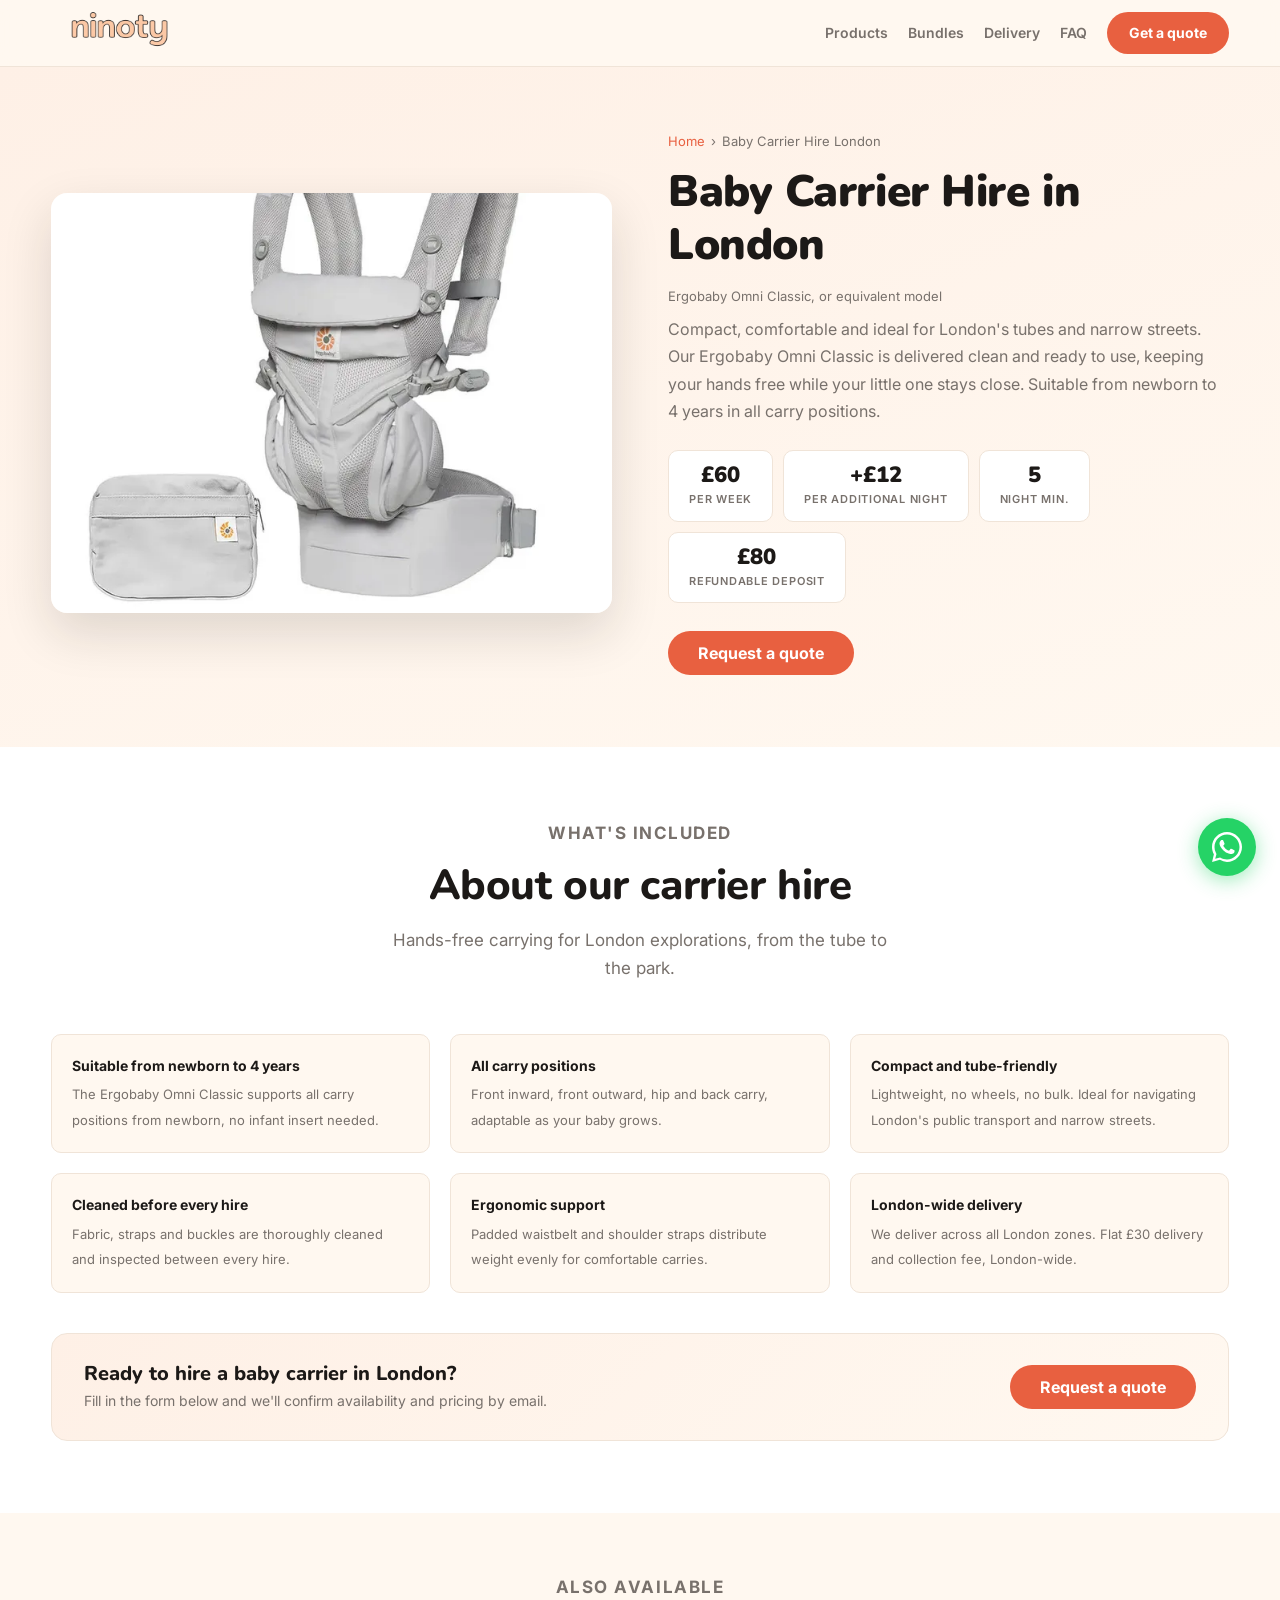
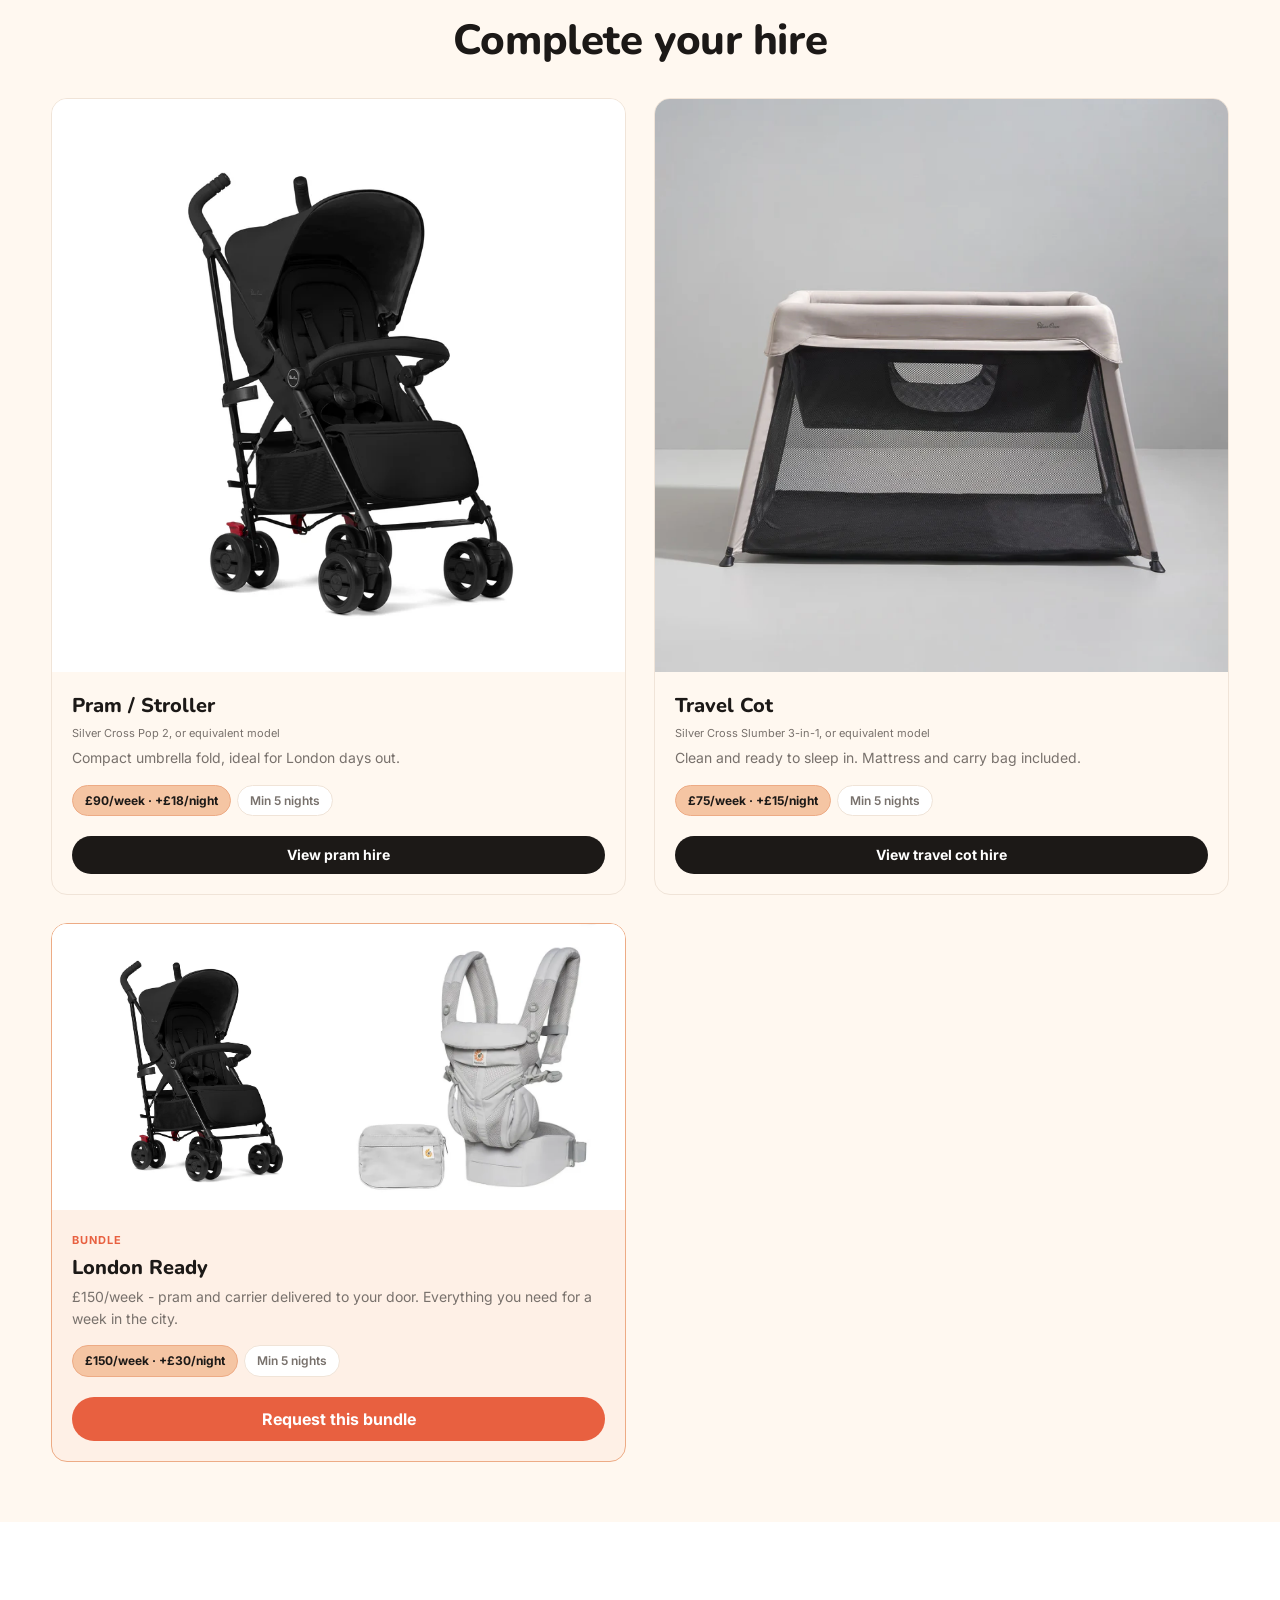
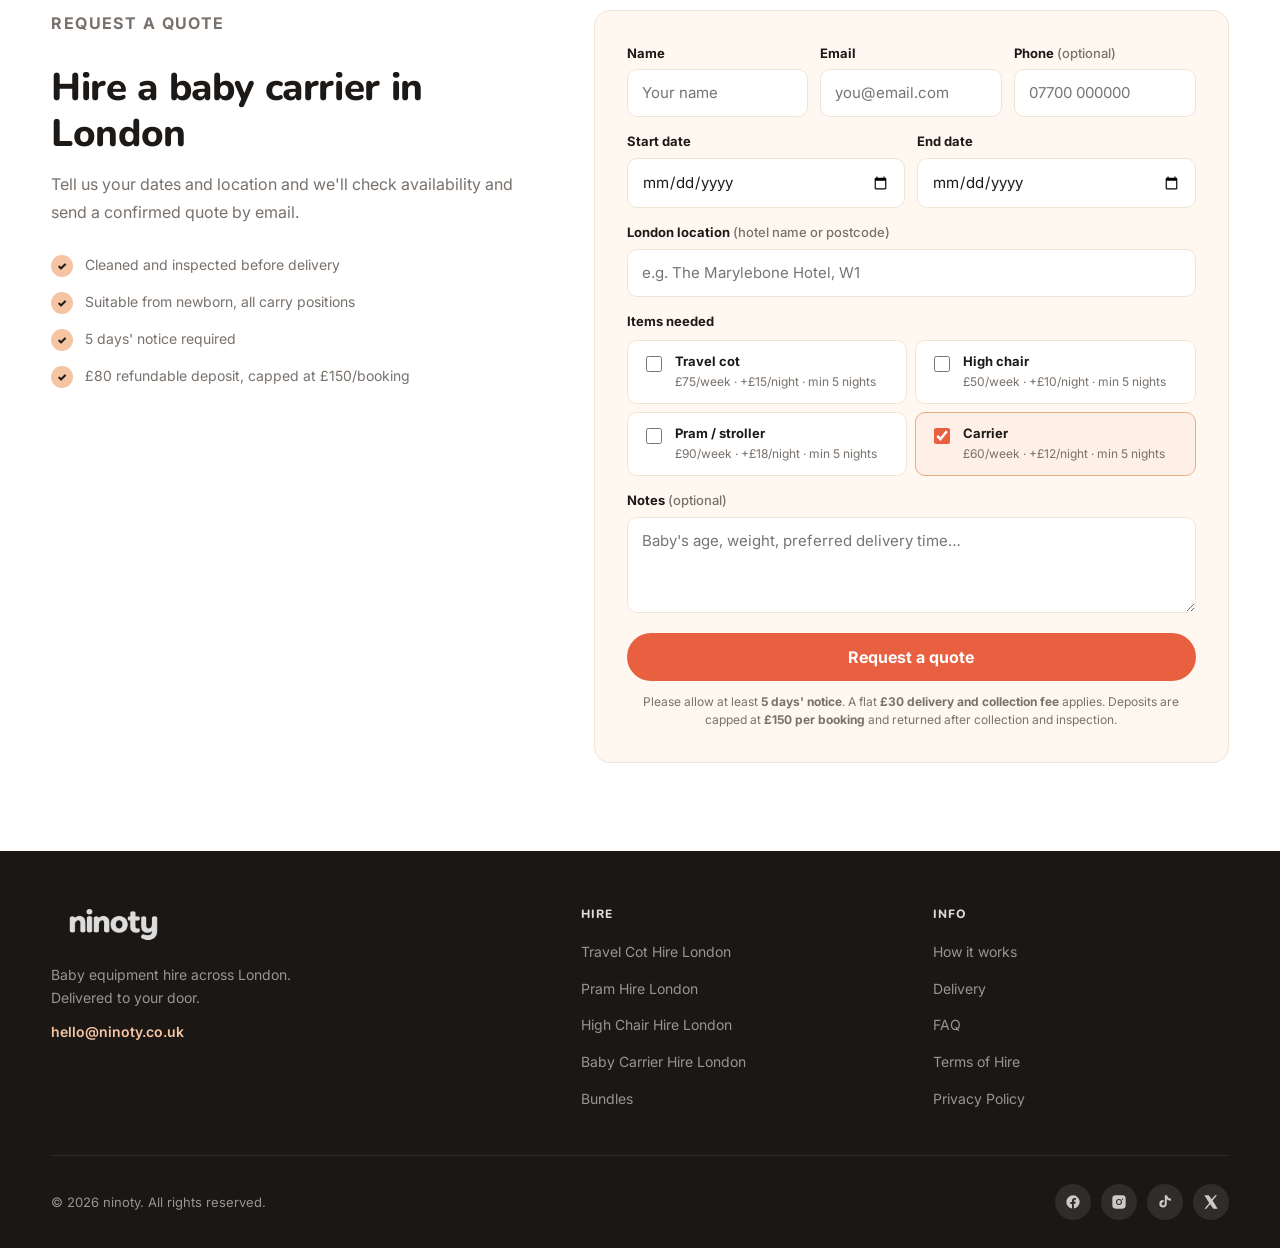
<file: carrier-hire-london.html>
<!doctype html>
<html lang="en">
<head>
  <meta charset="utf-8" />
  <meta name="viewport" content="width=device-width, initial-scale=1" />

  <!-- SEO -->
  <title>Baby Carrier Hire London | Ergobaby Omni Classic Rental Delivered | Ninoty</title>
  <meta name="description" content="Baby carrier hire in London from £12/night. Ergobaby Omni Classic delivered and collected across London. Suitable from newborn to 4 years, all carry positions. Request a quote." />

  <!-- Open Graph -->
  <meta property="og:title" content="Baby Carrier Hire London | Ergobaby Omni Classic Rental Delivered | Ninoty" />
  <meta property="og:description" content="Baby carrier hire in London from £12/night. Ergobaby Omni Classic delivered and collected across London. Suitable from newborn to 4 years, all carry positions. Request a quote." />
  <meta property="og:type" content="website" />
  <meta property="og:url" content="https://ninoty.co.uk/carrier-hire-london.html" />
  <meta property="og:image" content="https://ninoty.co.uk/images/hero.jpg" />
  <meta property="og:site_name" content="Ninoty" />
  <link rel="canonical" href="https://ninoty.co.uk/carrier-hire-london.html" />

  <!-- Favicon -->
  <link rel="icon" href="/favicon.ico" sizes="any" />
  <link rel="icon" type="image/png" sizes="32x32" href="/favicon-32x32.png" />
  <link rel="apple-touch-icon" href="/apple-touch-icon.png" />

  <!-- Google Fonts -->
  <link rel="preconnect" href="https://fonts.googleapis.com" />
  <link rel="preconnect" href="https://fonts.gstatic.com" crossorigin />
  <link href="https://fonts.googleapis.com/css2?family=Nunito:wght@400;600;700;800;900&family=Inter:wght@400;500;600;700&display=swap" rel="stylesheet" />

  <link rel="stylesheet" href="styles.css" />

  <!-- Google Analytics -->
  <script async src="https://www.googletagmanager.com/gtag/js?id=G-P8EN81XBQ0"></script>
  <script>
    window.dataLayer = window.dataLayer || [];
    function gtag(){dataLayer.push(arguments);}
    gtag('js', new Date());
    gtag('config', 'G-P8EN81XBQ0');
  </script>
</head>

<body>

  <!-- NAV -->
  <nav class="nav">
    <div class="container nav-inner">
      <a href="/" class="nav-logo" aria-label="Ninoty home">
        <img src="images/ninoty-logo.png" alt="ninoty" />
      </a>
      <ul class="nav-links" id="nav-links">
        <li><a href="/#products">Products</a></li>
        <li><a href="/#bundles">Bundles</a></li>
        <li><a href="/#delivery">Delivery</a></li>
        <li><a href="/#faq">FAQ</a></li>
        <li><a href="#quote" class="nav-cta">Get a quote</a></li>
      </ul>
      <button class="nav-toggle" id="nav-toggle" aria-label="Open menu" aria-expanded="false">
        <svg width="24" height="24" viewBox="0 0 24 24" fill="none" stroke="currentColor" stroke-width="2" stroke-linecap="round">
          <line x1="4" y1="7" x2="20" y2="7"/><line x1="4" y1="12" x2="20" y2="12"/><line x1="4" y1="17" x2="20" y2="17"/>
        </svg>
      </button>
    </div>
  </nav>

  <!-- PAGE HERO -->
  <section class="page-hero">
    <div class="container">
      <div class="page-hero-inner">
        <div class="page-hero-img">
          <img src="images/products/carrier-1.webp" alt="Ergobaby Omni Classic baby carrier hire London" style="object-position: center 80%;" />
        </div>
        <div class="page-hero-content">
          <nav class="breadcrumb" aria-label="Breadcrumb">
            <a href="/">Home</a>
            <span aria-hidden="true">›</span>
            <span>Baby Carrier Hire London</span>
          </nav>
          <h1>Baby Carrier Hire in London</h1>
          <p class="product-model-sub" style="font-size:13px; color:var(--muted); margin-bottom:8px;">Ergobaby Omni Classic, or equivalent model</p>
          <p>Compact, comfortable and ideal for London's tubes and narrow streets. Our Ergobaby Omni Classic is delivered clean and ready to use, keeping your hands free while your little one stays close. Suitable from newborn to 4 years in all carry positions.</p>
          <div class="pricing-cards">
            <div class="pricing-card">
              <span class="value">£60</span>
              <span class="label">per week</span>
            </div>
            <div class="pricing-card">
              <span class="value">+£12</span>
              <span class="label">per additional night</span>
            </div>
            <div class="pricing-card">
              <span class="value">5</span>
              <span class="label">night min.</span>
            </div>
            <div class="pricing-card">
              <span class="value">£80</span>
              <span class="label">refundable deposit</span>
            </div>
          </div>
          <a href="#quote" class="btn-primary">Request a quote</a>
        </div>
      </div>
    </div>
  </section>

  <!-- FEATURES -->
  <section class="product-features">
    <div class="container">
      <div class="section-header">
        <p class="section-eyebrow">What's included</p>
        <h2>About our carrier hire</h2>
        <p>Hands-free carrying for London explorations, from the tube to the park.</p>
      </div>

      <div class="features-grid">
        <div class="feature-item">
          <strong>Suitable from newborn to 4 years</strong>
          <span>The Ergobaby Omni Classic supports all carry positions from newborn, no infant insert needed.</span>
        </div>
        <div class="feature-item">
          <strong>All carry positions</strong>
          <span>Front inward, front outward, hip and back carry, adaptable as your baby grows.</span>
        </div>
        <div class="feature-item">
          <strong>Compact and tube-friendly</strong>
          <span>Lightweight, no wheels, no bulk. Ideal for navigating London's public transport and narrow streets.</span>
        </div>
        <div class="feature-item">
          <strong>Cleaned before every hire</strong>
          <span>Fabric, straps and buckles are thoroughly cleaned and inspected between every hire.</span>
        </div>
        <div class="feature-item">
          <strong>Ergonomic support</strong>
          <span>Padded waistbelt and shoulder straps distribute weight evenly for comfortable carries.</span>
        </div>
        <div class="feature-item">
          <strong>London-wide delivery</strong>
          <span>We deliver across all London zones. Flat £30 delivery and collection fee, London-wide.</span>
        </div>
      </div>

      <div class="product-cta-bar">
        <div>
          <h3>Ready to hire a baby carrier in London?</h3>
          <p>Fill in the form below and we'll confirm availability and pricing by email.</p>
        </div>
        <a href="#quote" class="btn-primary">Request a quote</a>
      </div>
    </div>
  </section>

  <!-- RELATED PRODUCTS -->
  <section style="padding: 60px 0; background: var(--cream);">
    <div class="container">
      <div class="section-header" style="margin-bottom: 32px;">
        <p class="section-eyebrow">Also available</p>
        <h2>Complete your hire</h2>
      </div>
      <div class="product-grid">
        <article class="product-card">
          <div class="product-img">
            <img src="images/products/pram-1.webp" alt="Pram hire London" loading="lazy" />
          </div>
          <div class="product-body">
            <h3 class="product-name">Pram / Stroller</h3>
            <p class="product-model-sub">Silver Cross Pop 2, or equivalent model</p>
            <p class="product-desc">Compact umbrella fold, ideal for London days out.</p>
            <div class="product-chips">
              <span class="chip chip-price">£90/week · +£18/night</span>
              <span class="chip">Min 5 nights</span>
            </div>
            <a href="pram-hire-london.html" class="btn-dark">View pram hire</a>
          </div>
        </article>
        <article class="product-card">
          <div class="product-img">
            <img src="images/products/cot-1.webp" alt="Travel cot hire London" loading="lazy" />
          </div>
          <div class="product-body">
            <h3 class="product-name">Travel Cot</h3>
            <p class="product-model-sub">Silver Cross Slumber 3-in-1, or equivalent model</p>
            <p class="product-desc">Clean and ready to sleep in. Mattress and carry bag included.</p>
            <div class="product-chips">
              <span class="chip chip-price">£75/week · +£15/night</span>
              <span class="chip">Min 5 nights</span>
            </div>
            <a href="travel-cot-hire-london.html" class="btn-dark">View travel cot hire</a>
          </div>
        </article>
        <article class="product-card" style="background: var(--peach-light); border-color: var(--peach-mid);">
          <div class="bundle-img-split">
            <img src="images/products/pram-1.webp" alt="Pram" loading="lazy" />
            <img src="images/products/carrier-1.webp" alt="Carrier" loading="lazy" />
          </div>
          <div class="product-body">
            <span class="section-eyebrow" style="display:block; margin-bottom: 6px;">Bundle</span>
            <h3 class="product-name">London Ready</h3>
            <p class="product-desc">£150/week - pram and carrier delivered to your door. Everything you need for a week in the city.</p>
            <div class="product-chips">
              <span class="chip chip-price">£150/week · +£30/night</span>
              <span class="chip">Min 5 nights</span>
            </div>
            <a href="#quote" class="btn-primary" style="display:block; text-align:center; margin-top: auto;" data-check-items="Pram / stroller,Carrier">Request this bundle</a>
          </div>
        </article>
      </div>
    </div>
  </section>

  <!-- QUOTE FORM -->
  <section class="quote-section" id="quote">
    <div class="container">
      <div class="quote-wrapper">
        <div class="quote-aside">
          <p class="section-eyebrow">Request a quote</p>
          <h2>Hire a baby carrier in London</h2>
          <p>Tell us your dates and location and we'll check availability and send a confirmed quote by email.</p>
          <ul class="quote-trust-list">
            <li><span class="qtl-check">✓</span> Cleaned and inspected before delivery</li>
            <li><span class="qtl-check">✓</span> Suitable from newborn, all carry positions</li>
            <li><span class="qtl-check">✓</span> 5 days' notice required</li>
            <li><span class="qtl-check">✓</span> £80 refundable deposit, capped at £150/booking</li>
          </ul>
        </div>

        <div class="quote-form-box">
          <form
            id="quote-form"
            name="quote-request"
            method="POST"
            data-netlify="true"
            netlify-honeypot="bot-field"
          >
            <input type="hidden" name="form-name" value="quote-request" />
            <p class="hp-field"><label>Don't fill this out: <input name="bot-field" tabindex="-1" /></label></p>

            <div class="form-row-3">
              <div class="form-group">
                <label for="f-name">Name</label>
                <input type="text" id="f-name" name="Name" autocomplete="name" required placeholder="Your name" />
              </div>
              <div class="form-group">
                <label for="f-email">Email</label>
                <input type="email" id="f-email" name="Email" autocomplete="email" required placeholder="you@email.com" />
              </div>
              <div class="form-group">
                <label for="f-phone">Phone <span style="font-weight:500;color:var(--muted)">(optional)</span></label>
                <input type="tel" id="f-phone" name="Phone" autocomplete="tel" placeholder="07700 000000" />
              </div>
            </div>

            <div class="form-row">
              <div class="form-group">
                <label for="f-start">Start date</label>
                <input type="date" id="f-start" name="Start date" required />
              </div>
              <div class="form-group">
                <label for="f-end">End date</label>
                <input type="date" id="f-end" name="End date" required />
              </div>
            </div>

            <div class="form-group">
              <label for="f-location">London location <span style="font-weight:500;color:var(--muted)">(hotel name or postcode)</span></label>
              <input type="text" id="f-location" name="Location" required placeholder="e.g. The Marylebone Hotel, W1" />
            </div>

            <p class="form-checks-label">Items needed</p>
            <div class="form-checks">
              <label class="form-check">
                <input type="checkbox" name="Items" value="Travel cot" data-min-nights="5" />
                <span class="form-check-text">
                  <strong>Travel cot</strong>
                  <span>£75/week · +£15/night · min 5 nights</span>
                </span>
              </label>
              <label class="form-check">
                <input type="checkbox" name="Items" value="High chair" data-min-nights="5" />
                <span class="form-check-text">
                  <strong>High chair</strong>
                  <span>£50/week · +£10/night · min 5 nights</span>
                </span>
              </label>
              <label class="form-check">
                <input type="checkbox" name="Items" value="Pram / stroller" data-min-nights="5" />
                <span class="form-check-text">
                  <strong>Pram / stroller</strong>
                  <span>£90/week · +£18/night · min 5 nights</span>
                </span>
              </label>
              <label class="form-check">
                <input type="checkbox" name="Items" value="Carrier" data-min-nights="5" id="cb-carrier" />
                <span class="form-check-text">
                  <strong>Carrier</strong>
                  <span>£60/week · +£12/night · min 5 nights</span>
                </span>
              </label>
            </div>

            <div class="form-group">
              <label for="f-notes">Notes <span style="font-weight:500;color:var(--muted)">(optional)</span></label>
              <textarea id="f-notes" name="Notes" rows="3" placeholder="Baby's age, weight, preferred delivery time…"></textarea>
            </div>

            <button type="submit" class="form-submit">Request a quote</button>

            <div class="success-message" id="success-msg" role="alert">
              🎉 Thanks! We've received your request and will follow up by email shortly.
            </div>

            <p class="form-note">
              Please allow at least <strong>5 days' notice</strong>. A flat <strong>£30 delivery and collection fee</strong> applies. Deposits are capped at <strong>£150 per booking</strong> and returned after collection and inspection.
            </p>
          </form>
        </div>
      </div>
    </div>
  </section>

  <!-- FOOTER -->
  <footer class="footer">
    <div class="container">
      <div class="footer-top">
        <div class="footer-brand">
          <a href="/" aria-label="Ninoty home"><img src="images/ninoty-logo.png" alt="ninoty" /></a>
          <p>Baby equipment hire across London. Delivered to your door.</p>
          <a href="mailto:hello@ninoty.co.uk" class="footer-email">hello@ninoty.co.uk</a>
        </div>
        <div class="footer-col">
          <h4>Hire</h4>
          <ul class="footer-links">
            <li><a href="travel-cot-hire-london.html">Travel Cot Hire London</a></li>
            <li><a href="pram-hire-london.html">Pram Hire London</a></li>
            <li><a href="high-chair-hire-london.html">High Chair Hire London</a></li>
            <li><a href="carrier-hire-london.html">Baby Carrier Hire London</a></li>
            <li><a href="index.html#bundles">Bundles</a></li>
          </ul>
        </div>
        <div class="footer-col">
          <h4>Info</h4>
          <ul class="footer-links">
            <li><a href="index.html#how">How it works</a></li>
            <li><a href="index.html#delivery">Delivery</a></li>
            <li><a href="index.html#faq">FAQ</a></li>
            <li><a href="terms.html">Terms of Hire</a></li>
            <li><a href="privacy.html">Privacy Policy</a></li>
          </ul>
        </div>
      </div>
      <div class="footer-bottom">
        <span>© 2026 ninoty. All rights reserved.</span>
        <div class="footer-social">
          <a href="https://facebook.com/profile.php?id=61586618325256" target="_blank" rel="noopener noreferrer" aria-label="Facebook"><svg viewBox="0 0 24 24" aria-hidden="true"><path d="M22 12a10 10 0 1 0-11.5 9.9v-7H8v-2.9h2.5V9.8c0-2.5 1.5-3.9 3.8-3.9 1.1 0 2.2.2 2.2.2v2.4h-1.3c-1.2 0-1.6.7-1.6 1.5v1.8H16l-.4 2.9h-2.3v7A10 10 0 0 0 22 12z"/></svg></a>
          <a href="https://instagram.com/ninotybaby/" target="_blank" rel="noopener noreferrer" aria-label="Instagram"><svg viewBox="0 0 24 24" aria-hidden="true"><path d="M7 2h10a5 5 0 0 1 5 5v10a5 5 0 0 1-5 5H7a5 5 0 0 1-5-5V7a5 5 0 0 1 5-5zm5 5.5a4.5 4.5 0 1 0 0 9 4.5 4.5 0 0 0 0-9zm0 7.4a2.9 2.9 0 1 1 0-5.8 2.9 2.9 0 0 1 0 5.8zM17.3 6.7a1 1 0 1 0 0 2 1 1 0 0 0 0-2z"/></svg></a>
          <a href="https://tiktok.com/@ninotybaby" target="_blank" rel="noopener noreferrer" aria-label="TikTok"><svg viewBox="0 0 24 24" aria-hidden="true"><path d="M12.004 2h3.188c.083.74.315 1.458.682 2.104a5.66 5.66 0 0 0 2.567 2.42c.75.348 1.55.53 2.56.553v3.19c-1.318.045-2.61-.21-3.807-.74a8.73 8.73 0 0 1-2.502-1.62v6.83c0 3.09-2.502 5.6-5.59 5.6a5.59 5.59 0 0 1 0-11.18c.29 0 .57.025.84.075v3.27a2.38 2.38 0 1 0 1.72 2.28V2z"/></svg></a>
          <a href="https://x.com/ninotybaby" target="_blank" rel="noopener noreferrer" aria-label="X (Twitter)"><svg viewBox="0 0 24 24" aria-hidden="true"><path d="M18.2 2H21l-6.6 7.6L22 22h-6.4l-5-6.6L5 22H2.2l7.2-8.4L2 2h6.5l4.5 6L18.2 2z"/></svg></a>
        </div>
      </div>
    </div>
  </footer>

  <!-- WhatsApp Float Button -->
  <a href="https://wa.me/447940755719" class="whatsapp-float" target="_blank" rel="noopener noreferrer" aria-label="Contact us on WhatsApp">
    <svg viewBox="0 0 24 24" aria-hidden="true"><path d="M17.472 14.382c-.297-.149-1.758-.867-2.03-.967-.273-.099-.471-.148-.67.15-.197.297-.767.966-.94 1.164-.173.199-.347.223-.644.075-.297-.15-1.255-.463-2.39-1.475-.883-.788-1.48-1.761-1.653-2.059-.173-.297-.018-.458.13-.606.134-.133.298-.347.446-.52.149-.174.198-.298.298-.497.099-.198.05-.371-.025-.52-.075-.149-.669-1.612-.916-2.207-.242-.579-.487-.5-.669-.51-.173-.008-.371-.01-.57-.01-.198 0-.52.074-.792.372-.272.297-1.04 1.016-1.04 2.479 0 1.462 1.065 2.875 1.213 3.074.149.198 2.096 3.2 5.077 4.487.709.306 1.262.489 1.694.625.712.227 1.36.195 1.871.118.571-.085 1.758-.719 2.006-1.413.248-.694.248-1.289.173-1.413-.074-.124-.272-.198-.57-.347z"/><path d="M12 0C5.373 0 0 5.373 0 12c0 2.126.553 4.122 1.523 5.862L.057 23.928l6.235-1.635A11.945 11.945 0 0 0 12 24c6.627 0 12-5.373 12-12S18.627 0 12 0zm0 22c-1.891 0-3.659-.5-5.191-1.374l-.372-.22-3.862 1.013 1.032-3.768-.242-.387A9.959 9.959 0 0 1 2 12C2 6.477 6.477 2 12 2s10 4.477 10 10-4.477 10-10 10z"/></svg>
  </a>

  <script>
  (function(){
    var toggle = document.getElementById('nav-toggle');
    var links = document.getElementById('nav-links');
    if(toggle && links){
      toggle.addEventListener('click', function(){
        var open = links.classList.toggle('open');
        toggle.setAttribute('aria-expanded', open ? 'true' : 'false');
      });
    }
    var carrierCb = document.getElementById('cb-carrier');
    if(carrierCb) carrierCb.checked = true;

    // Bundle multi-check
    document.querySelectorAll('[data-check-items]').forEach(function(btn){
      btn.addEventListener('click', function(e){
        e.preventDefault();
        var items = btn.getAttribute('data-check-items').split(',');
        document.querySelectorAll('input[name="Items"]').forEach(function(cb){ cb.checked = false; });
        items.forEach(function(val){
          val = val.trim();
          var cb = document.querySelector('input[name="Items"][value="'+val+'"]');
          if(cb){ cb.checked = true; cb.dispatchEvent(new Event('change')); }
        });
        var quote = document.getElementById('quote');
        if(quote) quote.scrollIntoView({ behavior: 'smooth' });
      });
    });

    var startInput = document.getElementById('f-start');
    var endInput = document.getElementById('f-end');
    var itemChecks = Array.from(document.querySelectorAll('input[name="Items"][type="checkbox"]'));
    function pad(n){return String(n).padStart(2,'0');}
    function toYMD(d){return d.getFullYear()+'-'+pad(d.getMonth()+1)+'-'+pad(d.getDate());}
    function addDays(ymd,days){var d=new Date(ymd+'T00:00:00');d.setDate(d.getDate()+days);return toYMD(d);}
    if(startInput && endInput){
      var now=new Date();var minStart=new Date(now.getTime()+5*24*60*60*1000);startInput.min=toYMD(minStart);
      function getMinNights(){var c=itemChecks.filter(function(i){return i.checked;});if(!c.length)return 1;return Math.max.apply(null,c.map(function(i){return Number(i.dataset.minNights||1);}));}
      function updateEndMin(){var mn=getMinNights();var base=startInput.value||toYMD(minStart);var me=addDays(base,mn);endInput.min=me;if(endInput.value&&endInput.value<me)endInput.value='';}
      updateEndMin();startInput.addEventListener('change',updateEndMin);itemChecks.forEach(function(cb){cb.addEventListener('change',updateEndMin);});
      endInput.addEventListener('focus',function(){if(!startInput.value)startInput.focus();});
    }
    var form=document.getElementById('quote-form');var successMsg=document.getElementById('success-msg');
    if(form){
      form.addEventListener('submit',function(e){
        e.preventDefault();
        if(!form.reportValidity()) return;
        var anyChecked=itemChecks.some(function(cb){return cb.checked;});
        if(!anyChecked){alert('Please select at least one item.');return;}
        var btn=form.querySelector('.form-submit');btn.disabled=true;btn.textContent='Sending…';
        fetch('/',{method:'POST',headers:{'Content-Type':'application/x-www-form-urlencoded'},body:new URLSearchParams(new FormData(form)).toString()})
        .then(function(r){if(r.ok){form.reset();if(carrierCb)carrierCb.checked=true;updateEndMin();btn.disabled=false;btn.textContent='Request a quote';if(successMsg){successMsg.style.display='block';successMsg.scrollIntoView({behavior:'smooth',block:'nearest'});}}else{throw new Error();}})
        .catch(function(){btn.disabled=false;btn.textContent='Request a quote';alert('Something went wrong. Please email hello@ninoty.co.uk');});
      });
    }
  })();
  </script>
</body>
</html>
</file>
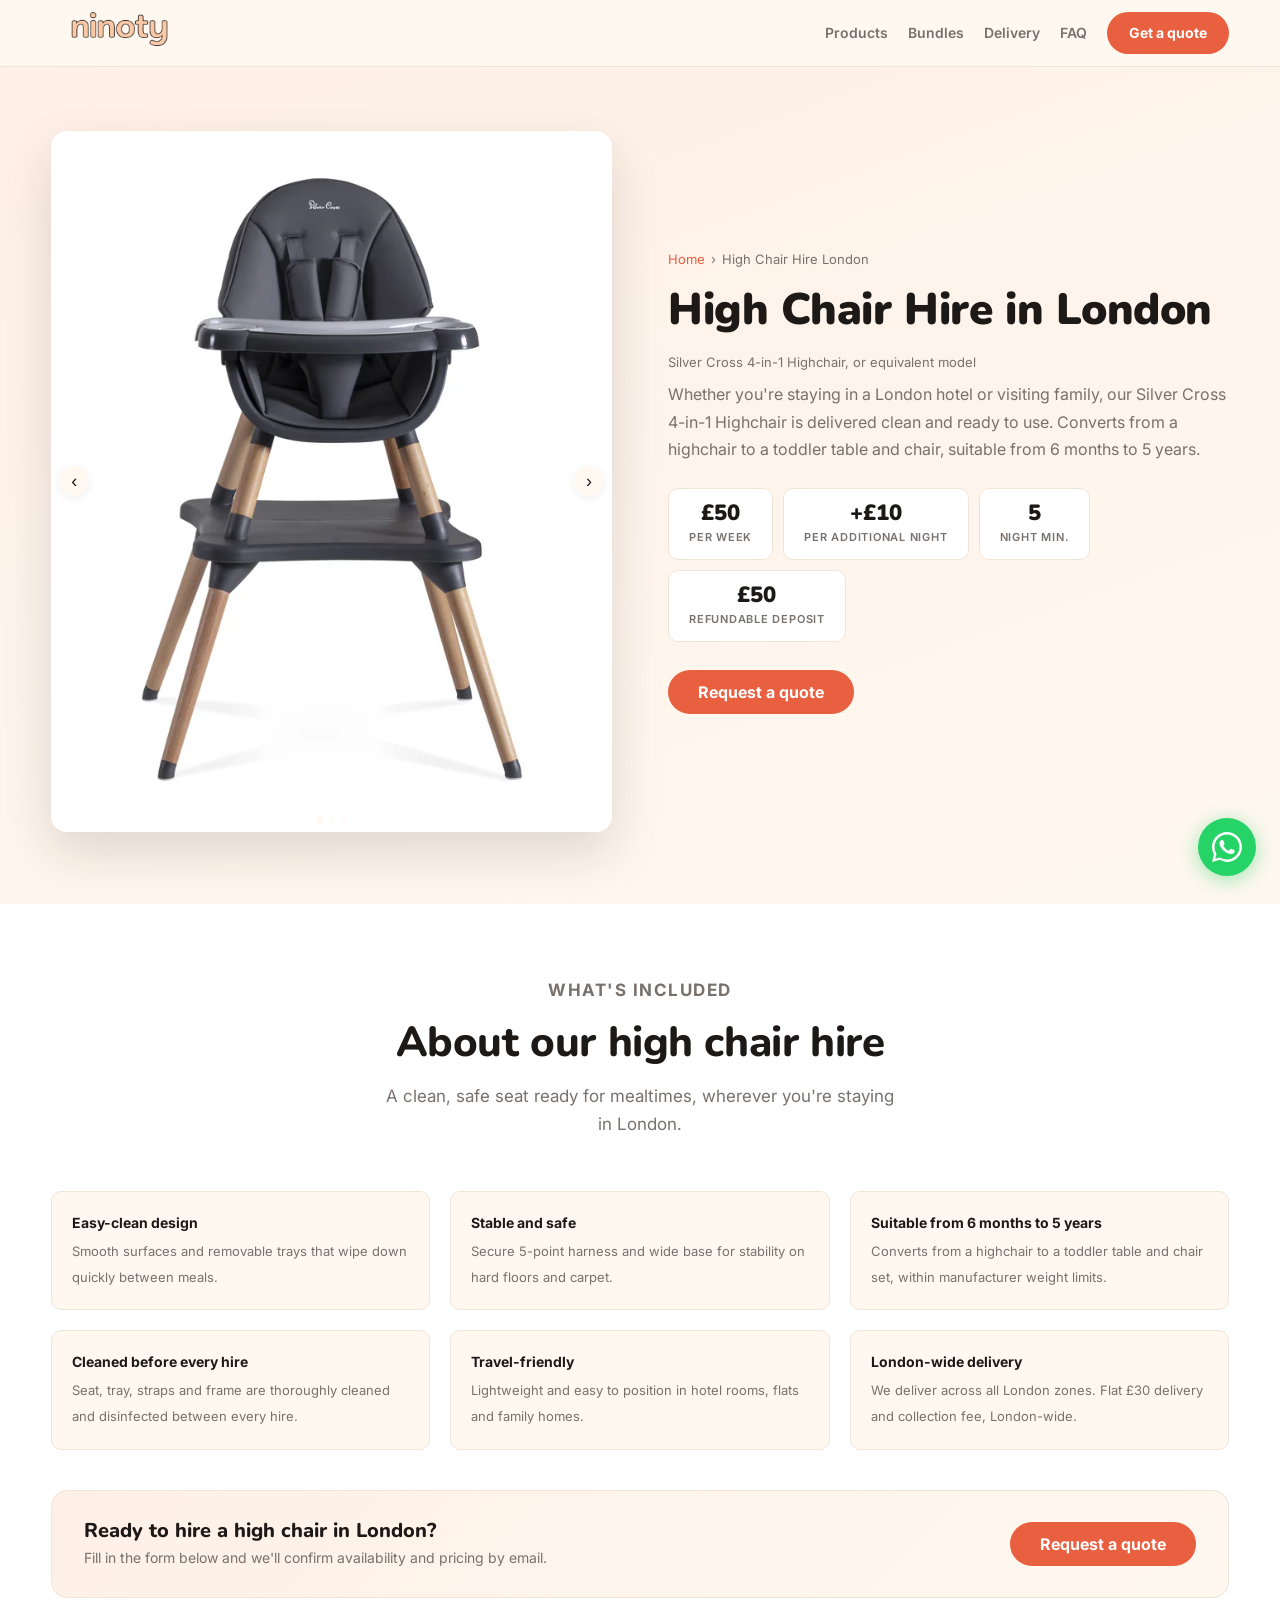
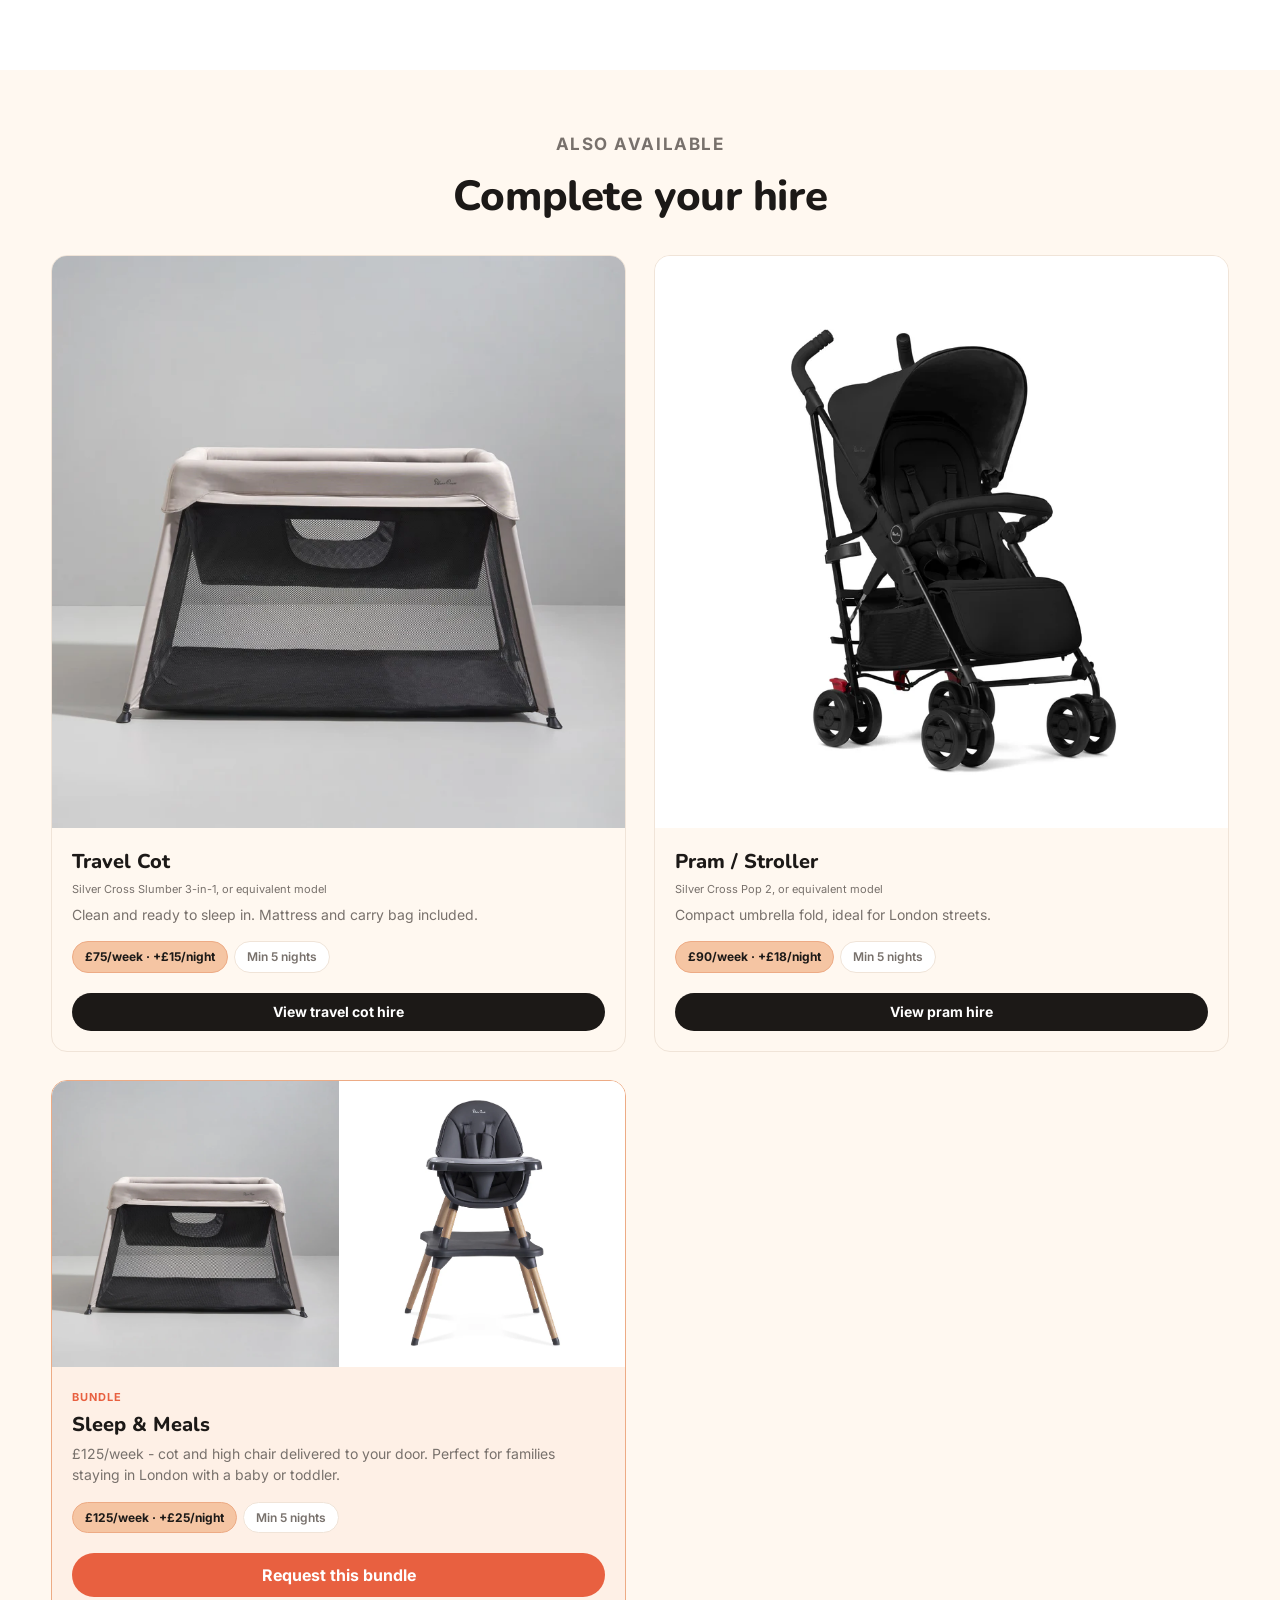
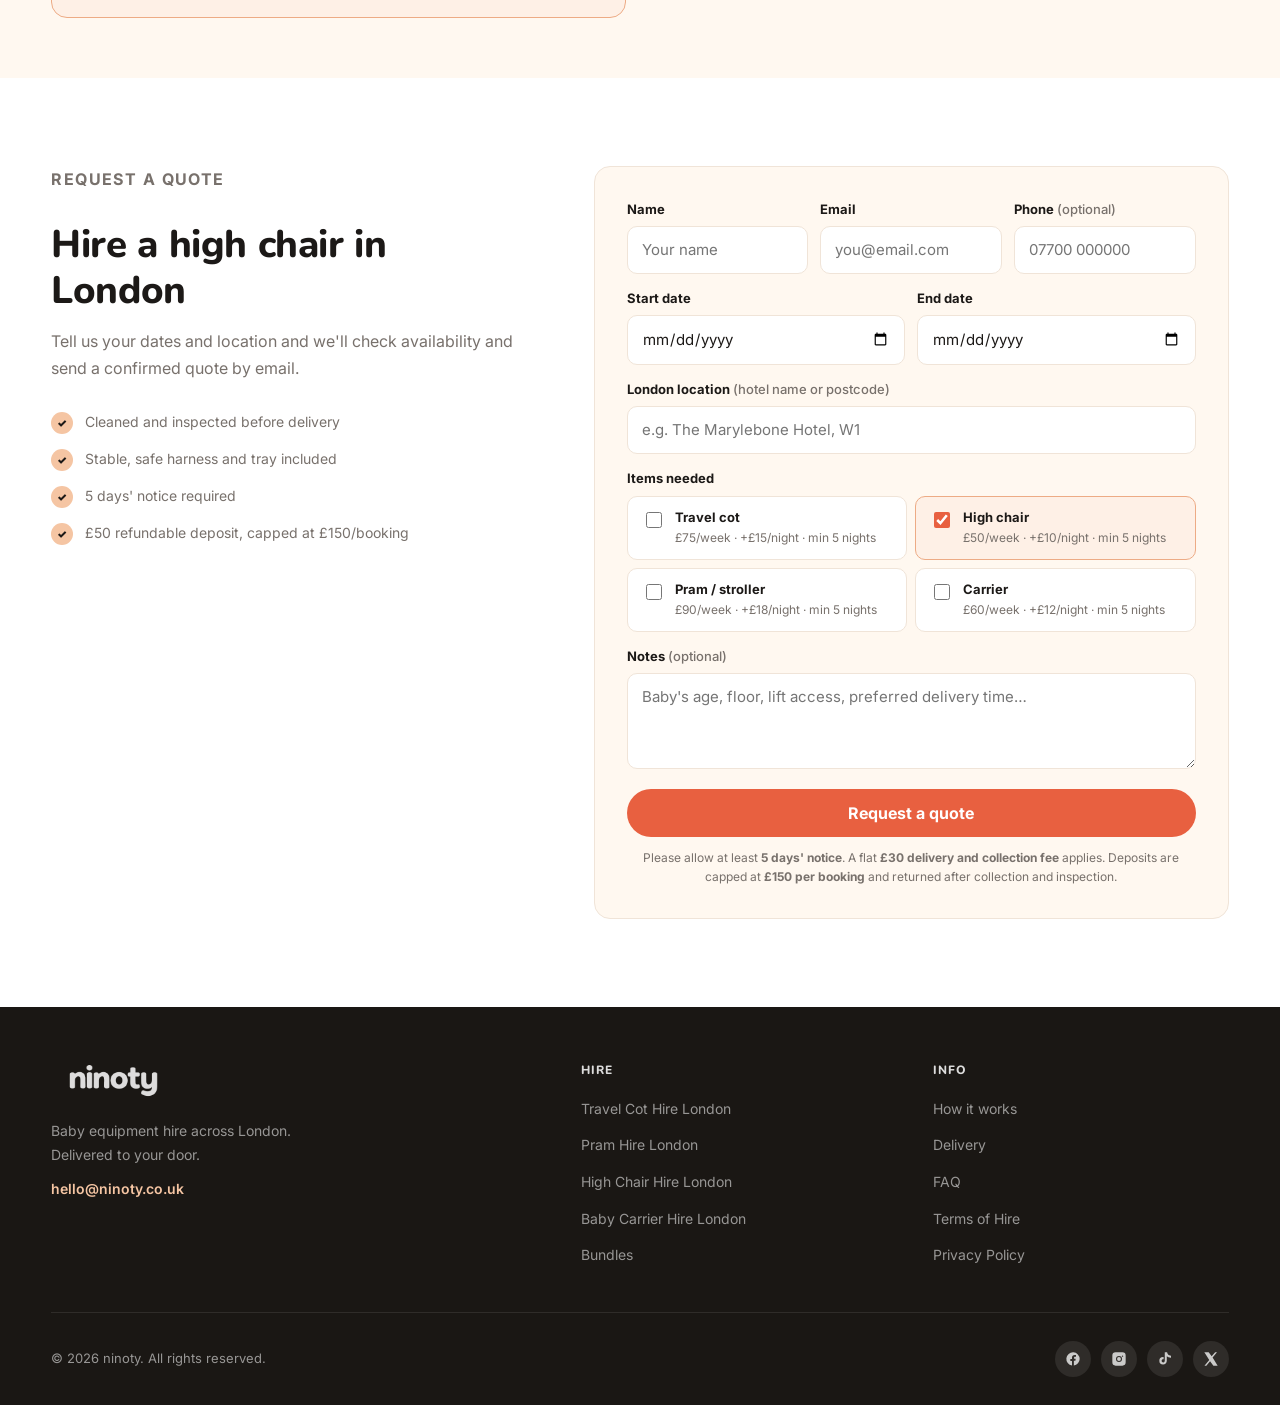
<file: high-chair-hire-london.html>
<!doctype html>
<html lang="en">
<head>
  <meta charset="utf-8" />
  <meta name="viewport" content="width=device-width, initial-scale=1" />

  <!-- SEO -->
  <title>High Chair Hire London | Baby High Chair Rental Delivered | Ninoty</title>
  <meta name="description" content="High chair hire in London from £10/night. Silver Cross 4-in-1 Highchair delivered and collected to your hotel or home. Converts from highchair to table and chair. Request a quote." />

  <!-- Open Graph -->
  <meta property="og:title" content="High Chair Hire London | Baby High Chair Rental Delivered | Ninoty" />
  <meta property="og:description" content="High chair hire in London from £10/night. Silver Cross 4-in-1 Highchair delivered and collected to your hotel or home. Converts from highchair to table and chair. Request a quote." />
  <meta property="og:type" content="website" />
  <meta property="og:url" content="https://ninoty.co.uk/high-chair-hire-london.html" />
  <meta property="og:image" content="https://ninoty.co.uk/images/hero.jpg" />
  <meta property="og:site_name" content="Ninoty" />
  <link rel="canonical" href="https://ninoty.co.uk/high-chair-hire-london.html" />

  <!-- Favicon -->
  <link rel="icon" href="/favicon.ico" sizes="any" />
  <link rel="icon" type="image/png" sizes="32x32" href="/favicon-32x32.png" />
  <link rel="apple-touch-icon" href="/apple-touch-icon.png" />

  <!-- Google Fonts -->
  <link rel="preconnect" href="https://fonts.googleapis.com" />
  <link rel="preconnect" href="https://fonts.gstatic.com" crossorigin />
  <link href="https://fonts.googleapis.com/css2?family=Nunito:wght@400;600;700;800;900&family=Inter:wght@400;500;600;700&display=swap" rel="stylesheet" />

  <link rel="stylesheet" href="styles.css" />

  <!-- Google Analytics -->
  <script async src="https://www.googletagmanager.com/gtag/js?id=G-P8EN81XBQ0"></script>
  <script>
    window.dataLayer = window.dataLayer || [];
    function gtag(){dataLayer.push(arguments);}
    gtag('js', new Date());
    gtag('config', 'G-P8EN81XBQ0');
  </script>
</head>

<body>

  <!-- NAV -->
  <nav class="nav">
    <div class="container nav-inner">
      <a href="/" class="nav-logo" aria-label="Ninoty home">
        <img src="images/ninoty-logo.png" alt="ninoty" />
      </a>
      <ul class="nav-links" id="nav-links">
        <li><a href="/#products">Products</a></li>
        <li><a href="/#bundles">Bundles</a></li>
        <li><a href="/#delivery">Delivery</a></li>
        <li><a href="/#faq">FAQ</a></li>
        <li><a href="#quote" class="nav-cta">Get a quote</a></li>
      </ul>
      <button class="nav-toggle" id="nav-toggle" aria-label="Open menu" aria-expanded="false">
        <svg width="24" height="24" viewBox="0 0 24 24" fill="none" stroke="currentColor" stroke-width="2" stroke-linecap="round">
          <line x1="4" y1="7" x2="20" y2="7"/><line x1="4" y1="12" x2="20" y2="12"/><line x1="4" y1="17" x2="20" y2="17"/>
        </svg>
      </button>
    </div>
  </nav>

  <!-- PAGE HERO -->
  <section class="page-hero">
    <div class="container">
      <div class="page-hero-inner">
        <div class="page-hero-img" style="aspect-ratio: 4/5;">
          <div class="carousel" data-carousel>
            <div class="carousel-slides">
              <img src="images/products/highchair-1.webp" alt="Silver Cross 4-in-1 high chair hire London" style="object-position: center center;" />
              <img src="images/products/highchair-2.webp" alt="Silver Cross highchair as table and chair set" style="object-position: center center;" />
              <img src="images/products/highchair-3.webp" alt="Silver Cross highchair detail view" style="object-position: center center;" />
            </div>
            <button class="carousel-btn carousel-prev" aria-label="Previous image">&#8249;</button>
            <button class="carousel-btn carousel-next" aria-label="Next image">&#8250;</button>
            <div class="carousel-dots">
              <button class="carousel-dot active" aria-label="Image 1"></button>
              <button class="carousel-dot" aria-label="Image 2"></button>
              <button class="carousel-dot" aria-label="Image 3"></button>
            </div>
          </div>
        </div>
        <div class="page-hero-content">
          <nav class="breadcrumb" aria-label="Breadcrumb">
            <a href="/">Home</a>
            <span aria-hidden="true">›</span>
            <span>High Chair Hire London</span>
          </nav>
          <h1>High Chair Hire in London</h1>
          <p class="product-model-sub" style="font-size:13px; color:var(--muted); margin-bottom:8px;">Silver Cross 4-in-1 Highchair, or equivalent model</p>
          <p>Whether you're staying in a London hotel or visiting family, our Silver Cross 4-in-1 Highchair is delivered clean and ready to use. Converts from a highchair to a toddler table and chair, suitable from 6 months to 5 years.</p>
          <div class="pricing-cards">
            <div class="pricing-card">
              <span class="value">£50</span>
              <span class="label">per week</span>
            </div>
            <div class="pricing-card">
              <span class="value">+£10</span>
              <span class="label">per additional night</span>
            </div>
            <div class="pricing-card">
              <span class="value">5</span>
              <span class="label">night min.</span>
            </div>
            <div class="pricing-card">
              <span class="value">£50</span>
              <span class="label">refundable deposit</span>
            </div>
          </div>
          <a href="#quote" class="btn-primary">Request a quote</a>
        </div>
      </div>
    </div>
  </section>

  <!-- FEATURES -->
  <section class="product-features">
    <div class="container">
      <div class="section-header">
        <p class="section-eyebrow">What's included</p>
        <h2>About our high chair hire</h2>
        <p>A clean, safe seat ready for mealtimes, wherever you're staying in London.</p>
      </div>

      <div class="features-grid">
        <div class="feature-item">
          <strong>Easy-clean design</strong>
          <span>Smooth surfaces and removable trays that wipe down quickly between meals.</span>
        </div>
        <div class="feature-item">
          <strong>Stable and safe</strong>
          <span>Secure 5-point harness and wide base for stability on hard floors and carpet.</span>
        </div>
        <div class="feature-item">
          <strong>Suitable from 6 months to 5 years</strong>
          <span>Converts from a highchair to a toddler table and chair set, within manufacturer weight limits.</span>
        </div>
        <div class="feature-item">
          <strong>Cleaned before every hire</strong>
          <span>Seat, tray, straps and frame are thoroughly cleaned and disinfected between every hire.</span>
        </div>
        <div class="feature-item">
          <strong>Travel-friendly</strong>
          <span>Lightweight and easy to position in hotel rooms, flats and family homes.</span>
        </div>
        <div class="feature-item">
          <strong>London-wide delivery</strong>
          <span>We deliver across all London zones. Flat £30 delivery and collection fee, London-wide.</span>
        </div>
      </div>

      <div class="product-cta-bar">
        <div>
          <h3>Ready to hire a high chair in London?</h3>
          <p>Fill in the form below and we'll confirm availability and pricing by email.</p>
        </div>
        <a href="#quote" class="btn-primary">Request a quote</a>
      </div>
    </div>
  </section>

  <!-- RELATED PRODUCTS -->
  <section style="padding: 60px 0; background: var(--cream);">
    <div class="container">
      <div class="section-header" style="margin-bottom: 32px;">
        <p class="section-eyebrow">Also available</p>
        <h2>Complete your hire</h2>
      </div>
      <div class="product-grid">
        <article class="product-card">
          <div class="product-img">
            <img src="images/products/cot-1.webp" alt="Travel cot hire London" loading="lazy" />
          </div>
          <div class="product-body">
            <h3 class="product-name">Travel Cot</h3>
            <p class="product-model-sub">Silver Cross Slumber 3-in-1, or equivalent model</p>
            <p class="product-desc">Clean and ready to sleep in. Mattress and carry bag included.</p>
            <div class="product-chips">
              <span class="chip chip-price">£75/week · +£15/night</span>
              <span class="chip">Min 5 nights</span>
            </div>
            <a href="travel-cot-hire-london.html" class="btn-dark">View travel cot hire</a>
          </div>
        </article>
        <article class="product-card">
          <div class="product-img">
            <img src="images/products/pram-1.webp" alt="Pram hire London" loading="lazy" />
          </div>
          <div class="product-body">
            <h3 class="product-name">Pram / Stroller</h3>
            <p class="product-model-sub">Silver Cross Pop 2, or equivalent model</p>
            <p class="product-desc">Compact umbrella fold, ideal for London streets.</p>
            <div class="product-chips">
              <span class="chip chip-price">£90/week · +£18/night</span>
              <span class="chip">Min 5 nights</span>
            </div>
            <a href="pram-hire-london.html" class="btn-dark">View pram hire</a>
          </div>
        </article>
        <article class="product-card" style="background: var(--peach-light); border-color: var(--peach-mid);">
          <div class="bundle-img-split">
            <img src="images/products/cot-1.webp" alt="Travel cot" loading="lazy" />
            <img src="images/products/highchair-1.webp" alt="High chair" loading="lazy" />
          </div>
          <div class="product-body">
            <span class="section-eyebrow" style="display:block; margin-bottom: 6px;">Bundle</span>
            <h3 class="product-name">Sleep &amp; Meals</h3>
            <p class="product-desc">£125/week - cot and high chair delivered to your door. Perfect for families staying in London with a baby or toddler.</p>
            <div class="product-chips">
              <span class="chip chip-price">£125/week · +£25/night</span>
              <span class="chip">Min 5 nights</span>
            </div>
            <a href="#quote" class="btn-primary" style="display:block; text-align:center; margin-top: auto;" data-check-items="Travel cot,High chair">Request this bundle</a>
          </div>
        </article>
      </div>
    </div>
  </section>

  <!-- QUOTE FORM -->
  <section class="quote-section" id="quote">
    <div class="container">
      <div class="quote-wrapper">
        <div class="quote-aside">
          <p class="section-eyebrow">Request a quote</p>
          <h2>Hire a high chair in London</h2>
          <p>Tell us your dates and location and we'll check availability and send a confirmed quote by email.</p>
          <ul class="quote-trust-list">
            <li><span class="qtl-check">✓</span> Cleaned and inspected before delivery</li>
            <li><span class="qtl-check">✓</span> Stable, safe harness and tray included</li>
            <li><span class="qtl-check">✓</span> 5 days' notice required</li>
            <li><span class="qtl-check">✓</span> £50 refundable deposit, capped at £150/booking</li>
          </ul>
        </div>

        <div class="quote-form-box">
          <form
            id="quote-form"
            name="quote-request"
            method="POST"
            data-netlify="true"
            netlify-honeypot="bot-field"
          >
            <input type="hidden" name="form-name" value="quote-request" />
            <p class="hp-field"><label>Don't fill this out: <input name="bot-field" tabindex="-1" /></label></p>

            <div class="form-row-3">
              <div class="form-group">
                <label for="f-name">Name</label>
                <input type="text" id="f-name" name="Name" autocomplete="name" required placeholder="Your name" />
              </div>
              <div class="form-group">
                <label for="f-email">Email</label>
                <input type="email" id="f-email" name="Email" autocomplete="email" required placeholder="you@email.com" />
              </div>
              <div class="form-group">
                <label for="f-phone">Phone <span style="font-weight:500;color:var(--muted)">(optional)</span></label>
                <input type="tel" id="f-phone" name="Phone" autocomplete="tel" placeholder="07700 000000" />
              </div>
            </div>

            <div class="form-row">
              <div class="form-group">
                <label for="f-start">Start date</label>
                <input type="date" id="f-start" name="Start date" required />
              </div>
              <div class="form-group">
                <label for="f-end">End date</label>
                <input type="date" id="f-end" name="End date" required />
              </div>
            </div>

            <div class="form-group">
              <label for="f-location">London location <span style="font-weight:500;color:var(--muted)">(hotel name or postcode)</span></label>
              <input type="text" id="f-location" name="Location" required placeholder="e.g. The Marylebone Hotel, W1" />
            </div>

            <p class="form-checks-label">Items needed</p>
            <div class="form-checks">
              <label class="form-check">
                <input type="checkbox" name="Items" value="Travel cot" data-min-nights="5" />
                <span class="form-check-text">
                  <strong>Travel cot</strong>
                  <span>£75/week · +£15/night · min 5 nights</span>
                </span>
              </label>
              <label class="form-check">
                <input type="checkbox" name="Items" value="High chair" data-min-nights="5" id="cb-highchair" />
                <span class="form-check-text">
                  <strong>High chair</strong>
                  <span>£50/week · +£10/night · min 5 nights</span>
                </span>
              </label>
              <label class="form-check">
                <input type="checkbox" name="Items" value="Pram / stroller" data-min-nights="5" />
                <span class="form-check-text">
                  <strong>Pram / stroller</strong>
                  <span>£90/week · +£18/night · min 5 nights</span>
                </span>
              </label>
              <label class="form-check">
                <input type="checkbox" name="Items" value="Carrier" data-min-nights="5" />
                <span class="form-check-text">
                  <strong>Carrier</strong>
                  <span>£60/week · +£12/night · min 5 nights</span>
                </span>
              </label>
            </div>

            <div class="form-group">
              <label for="f-notes">Notes <span style="font-weight:500;color:var(--muted)">(optional)</span></label>
              <textarea id="f-notes" name="Notes" rows="3" placeholder="Baby's age, floor, lift access, preferred delivery time…"></textarea>
            </div>

            <button type="submit" class="form-submit">Request a quote</button>

            <div class="success-message" id="success-msg" role="alert">
              🎉 Thanks! We've received your request and will follow up by email shortly.
            </div>

            <p class="form-note">
              Please allow at least <strong>5 days' notice</strong>. A flat <strong>£30 delivery and collection fee</strong> applies. Deposits are capped at <strong>£150 per booking</strong> and returned after collection and inspection.
            </p>
          </form>
        </div>
      </div>
    </div>
  </section>

  <!-- FOOTER -->
  <footer class="footer">
    <div class="container">
      <div class="footer-top">
        <div class="footer-brand">
          <a href="/" aria-label="Ninoty home"><img src="images/ninoty-logo.png" alt="ninoty" /></a>
          <p>Baby equipment hire across London. Delivered to your door.</p>
          <a href="mailto:hello@ninoty.co.uk" class="footer-email">hello@ninoty.co.uk</a>
        </div>
        <div class="footer-col">
          <h4>Hire</h4>
          <ul class="footer-links">
            <li><a href="travel-cot-hire-london.html">Travel Cot Hire London</a></li>
            <li><a href="pram-hire-london.html">Pram Hire London</a></li>
            <li><a href="high-chair-hire-london.html">High Chair Hire London</a></li>
            <li><a href="carrier-hire-london.html">Baby Carrier Hire London</a></li>
            <li><a href="index.html#bundles">Bundles</a></li>
          </ul>
        </div>
        <div class="footer-col">
          <h4>Info</h4>
          <ul class="footer-links">
            <li><a href="index.html#how">How it works</a></li>
            <li><a href="index.html#delivery">Delivery</a></li>
            <li><a href="index.html#faq">FAQ</a></li>
            <li><a href="terms.html">Terms of Hire</a></li>
            <li><a href="privacy.html">Privacy Policy</a></li>
          </ul>
        </div>
      </div>
      <div class="footer-bottom">
        <span>© 2026 ninoty. All rights reserved.</span>
        <div class="footer-social">
          <a href="https://facebook.com/profile.php?id=61586618325256" target="_blank" rel="noopener noreferrer" aria-label="Facebook"><svg viewBox="0 0 24 24" aria-hidden="true"><path d="M22 12a10 10 0 1 0-11.5 9.9v-7H8v-2.9h2.5V9.8c0-2.5 1.5-3.9 3.8-3.9 1.1 0 2.2.2 2.2.2v2.4h-1.3c-1.2 0-1.6.7-1.6 1.5v1.8H16l-.4 2.9h-2.3v7A10 10 0 0 0 22 12z"/></svg></a>
          <a href="https://instagram.com/ninotybaby/" target="_blank" rel="noopener noreferrer" aria-label="Instagram"><svg viewBox="0 0 24 24" aria-hidden="true"><path d="M7 2h10a5 5 0 0 1 5 5v10a5 5 0 0 1-5 5H7a5 5 0 0 1-5-5V7a5 5 0 0 1 5-5zm5 5.5a4.5 4.5 0 1 0 0 9 4.5 4.5 0 0 0 0-9zm0 7.4a2.9 2.9 0 1 1 0-5.8 2.9 2.9 0 0 1 0 5.8zM17.3 6.7a1 1 0 1 0 0 2 1 1 0 0 0 0-2z"/></svg></a>
          <a href="https://tiktok.com/@ninotybaby" target="_blank" rel="noopener noreferrer" aria-label="TikTok"><svg viewBox="0 0 24 24" aria-hidden="true"><path d="M12.004 2h3.188c.083.74.315 1.458.682 2.104a5.66 5.66 0 0 0 2.567 2.42c.75.348 1.55.53 2.56.553v3.19c-1.318.045-2.61-.21-3.807-.74a8.73 8.73 0 0 1-2.502-1.62v6.83c0 3.09-2.502 5.6-5.59 5.6a5.59 5.59 0 0 1 0-11.18c.29 0 .57.025.84.075v3.27a2.38 2.38 0 1 0 1.72 2.28V2z"/></svg></a>
          <a href="https://x.com/ninotybaby" target="_blank" rel="noopener noreferrer" aria-label="X (Twitter)"><svg viewBox="0 0 24 24" aria-hidden="true"><path d="M18.2 2H21l-6.6 7.6L22 22h-6.4l-5-6.6L5 22H2.2l7.2-8.4L2 2h6.5l4.5 6L18.2 2z"/></svg></a>
        </div>
      </div>
    </div>
  </footer>

  <!-- WhatsApp Float Button -->
  <a href="https://wa.me/447940755719" class="whatsapp-float" target="_blank" rel="noopener noreferrer" aria-label="Contact us on WhatsApp">
    <svg viewBox="0 0 24 24" aria-hidden="true"><path d="M17.472 14.382c-.297-.149-1.758-.867-2.03-.967-.273-.099-.471-.148-.67.15-.197.297-.767.966-.94 1.164-.173.199-.347.223-.644.075-.297-.15-1.255-.463-2.39-1.475-.883-.788-1.48-1.761-1.653-2.059-.173-.297-.018-.458.13-.606.134-.133.298-.347.446-.52.149-.174.198-.298.298-.497.099-.198.05-.371-.025-.52-.075-.149-.669-1.612-.916-2.207-.242-.579-.487-.5-.669-.51-.173-.008-.371-.01-.57-.01-.198 0-.52.074-.792.372-.272.297-1.04 1.016-1.04 2.479 0 1.462 1.065 2.875 1.213 3.074.149.198 2.096 3.2 5.077 4.487.709.306 1.262.489 1.694.625.712.227 1.36.195 1.871.118.571-.085 1.758-.719 2.006-1.413.248-.694.248-1.289.173-1.413-.074-.124-.272-.198-.57-.347z"/><path d="M12 0C5.373 0 0 5.373 0 12c0 2.126.553 4.122 1.523 5.862L.057 23.928l6.235-1.635A11.945 11.945 0 0 0 12 24c6.627 0 12-5.373 12-12S18.627 0 12 0zm0 22c-1.891 0-3.659-.5-5.191-1.374l-.372-.22-3.862 1.013 1.032-3.768-.242-.387A9.959 9.959 0 0 1 2 12C2 6.477 6.477 2 12 2s10 4.477 10 10-4.477 10-10 10z"/></svg>
  </a>

  <script>
  (function(){
    var toggle = document.getElementById('nav-toggle');
    var links = document.getElementById('nav-links');
    if(toggle && links){
      toggle.addEventListener('click', function(){
        var open = links.classList.toggle('open');
        toggle.setAttribute('aria-expanded', open ? 'true' : 'false');
      });
    }
    var hcCb = document.getElementById('cb-highchair');
    if(hcCb) hcCb.checked = true;

    // Bundle multi-check
    document.querySelectorAll('[data-check-items]').forEach(function(btn){
      btn.addEventListener('click', function(e){
        e.preventDefault();
        var items = btn.getAttribute('data-check-items').split(',');
        document.querySelectorAll('input[name="Items"]').forEach(function(cb){ cb.checked = false; });
        items.forEach(function(val){
          val = val.trim();
          var cb = document.querySelector('input[name="Items"][value="'+val+'"]');
          if(cb){ cb.checked = true; cb.dispatchEvent(new Event('change')); }
        });
        var quote = document.getElementById('quote');
        if(quote) quote.scrollIntoView({ behavior: 'smooth' });
      });
    });

    var startInput = document.getElementById('f-start');
    var endInput = document.getElementById('f-end');
    var itemChecks = Array.from(document.querySelectorAll('input[name="Items"][type="checkbox"]'));
    function pad(n){return String(n).padStart(2,'0');}
    function toYMD(d){return d.getFullYear()+'-'+pad(d.getMonth()+1)+'-'+pad(d.getDate());}
    function addDays(ymd,days){var d=new Date(ymd+'T00:00:00');d.setDate(d.getDate()+days);return toYMD(d);}
    if(startInput && endInput){
      var now=new Date();var minStart=new Date(now.getTime()+5*24*60*60*1000);startInput.min=toYMD(minStart);
      function getMinNights(){var c=itemChecks.filter(function(i){return i.checked;});if(!c.length)return 1;return Math.max.apply(null,c.map(function(i){return Number(i.dataset.minNights||1);}));}
      function updateEndMin(){var mn=getMinNights();var base=startInput.value||toYMD(minStart);var me=addDays(base,mn);endInput.min=me;if(endInput.value&&endInput.value<me)endInput.value='';}
      updateEndMin();startInput.addEventListener('change',updateEndMin);itemChecks.forEach(function(cb){cb.addEventListener('change',updateEndMin);});
      endInput.addEventListener('focus',function(){if(!startInput.value)startInput.focus();});
    }
    var form=document.getElementById('quote-form');var successMsg=document.getElementById('success-msg');
    if(form){
      form.addEventListener('submit',function(e){
        e.preventDefault();
        if(!form.reportValidity()) return;
        var anyChecked=itemChecks.some(function(cb){return cb.checked;});
        if(!anyChecked){alert('Please select at least one item.');return;}
        var btn=form.querySelector('.form-submit');btn.disabled=true;btn.textContent='Sending…';
        fetch('/',{method:'POST',headers:{'Content-Type':'application/x-www-form-urlencoded'},body:new URLSearchParams(new FormData(form)).toString()})
        .then(function(r){if(r.ok){form.reset();if(hcCb)hcCb.checked=true;updateEndMin();btn.disabled=false;btn.textContent='Request a quote';if(successMsg){successMsg.style.display='block';successMsg.scrollIntoView({behavior:'smooth',block:'nearest'});}}else{throw new Error();}})
        .catch(function(){btn.disabled=false;btn.textContent='Request a quote';alert('Something went wrong. Please email hello@ninoty.co.uk');});
      });
    }
  })();
  </script>
  <script>
  (function(){
    document.querySelectorAll('[data-carousel]').forEach(function(carousel){
      var slides=carousel.querySelector('.carousel-slides');
      var imgs=slides.querySelectorAll('img');
      var dots=carousel.querySelectorAll('.carousel-dot');
      var total=imgs.length;var current=0;
      function goTo(n){current=(n+total)%total;slides.style.transform='translateX(-'+(current*100)+'%)';dots.forEach(function(d,i){d.classList.toggle('active',i===current);});}
      var prev=carousel.querySelector('.carousel-prev');var next=carousel.querySelector('.carousel-next');
      if(prev)prev.addEventListener('click',function(e){e.stopPropagation();goTo(current-1);});
      if(next)next.addEventListener('click',function(e){e.stopPropagation();goTo(current+1);});
      dots.forEach(function(d,i){d.addEventListener('click',function(e){e.stopPropagation();goTo(i);});});
    });
  })();
  </script>
</body>
</html>
</file>
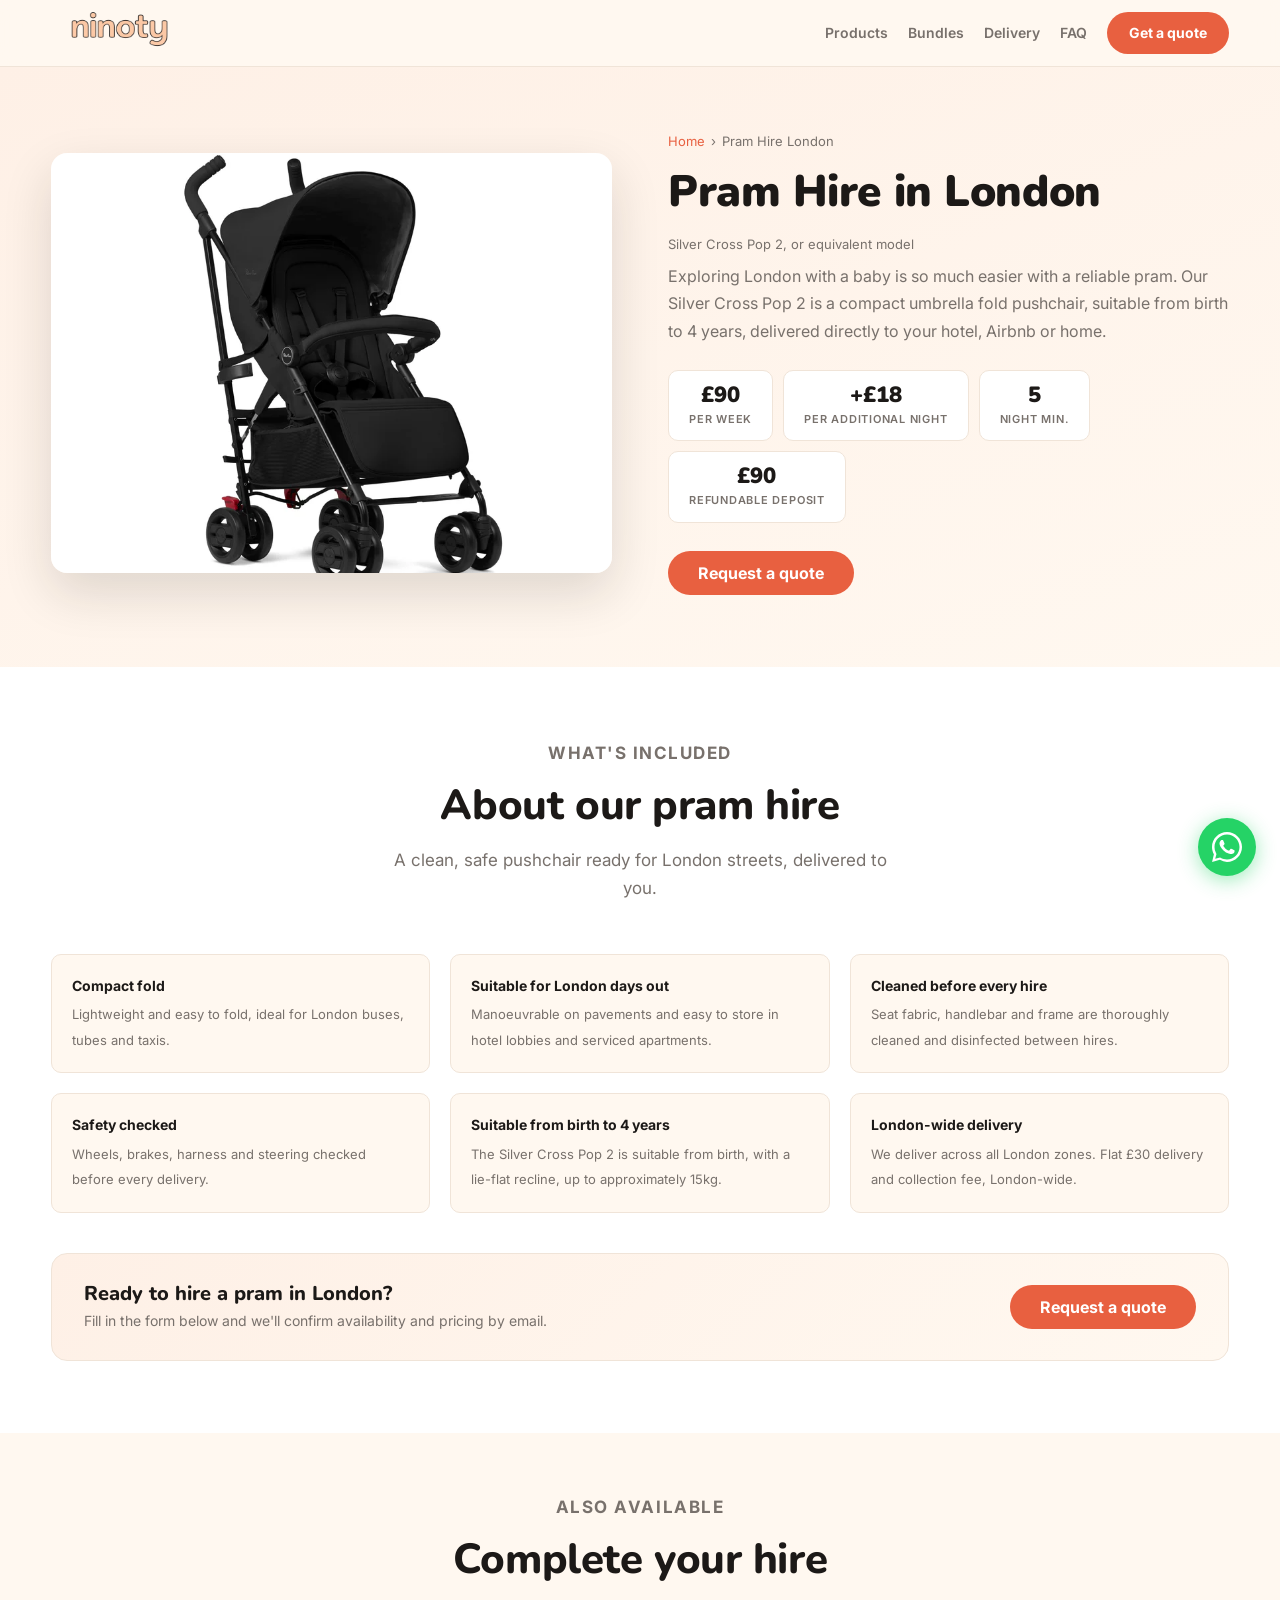
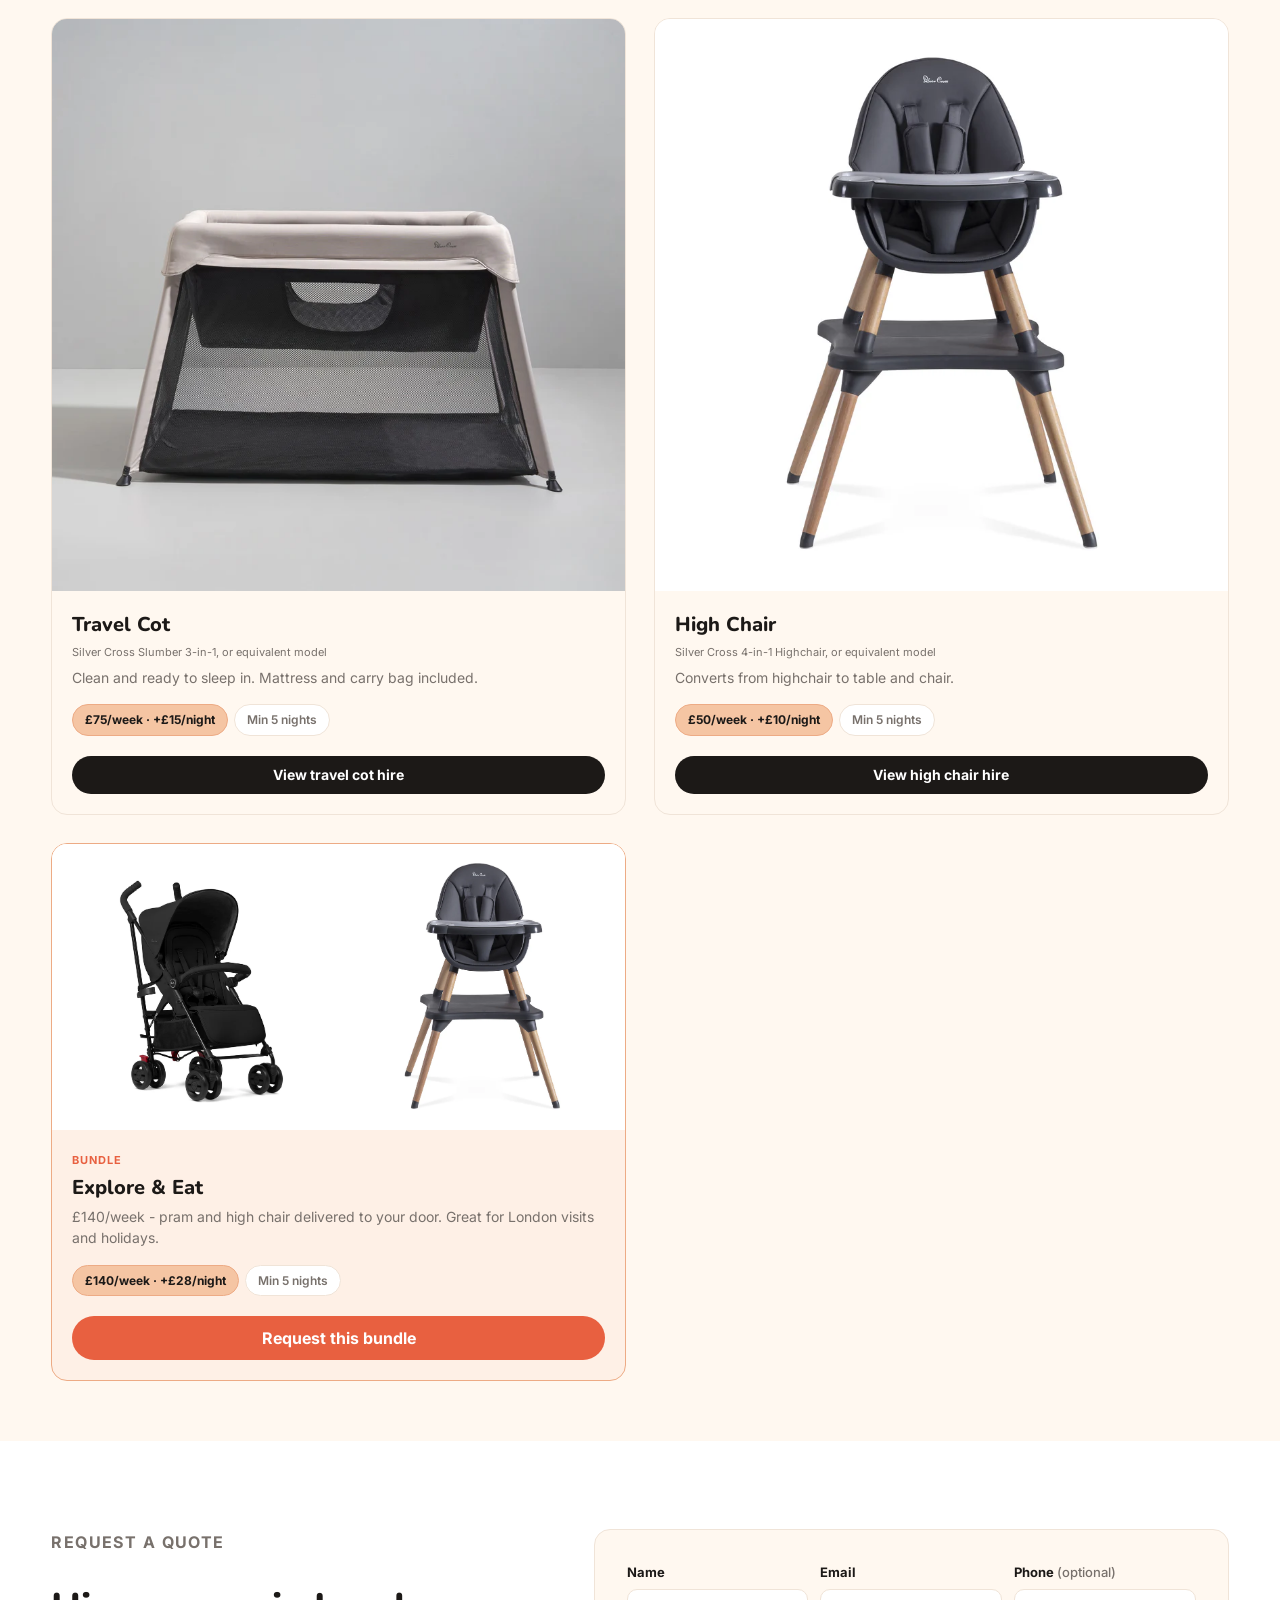
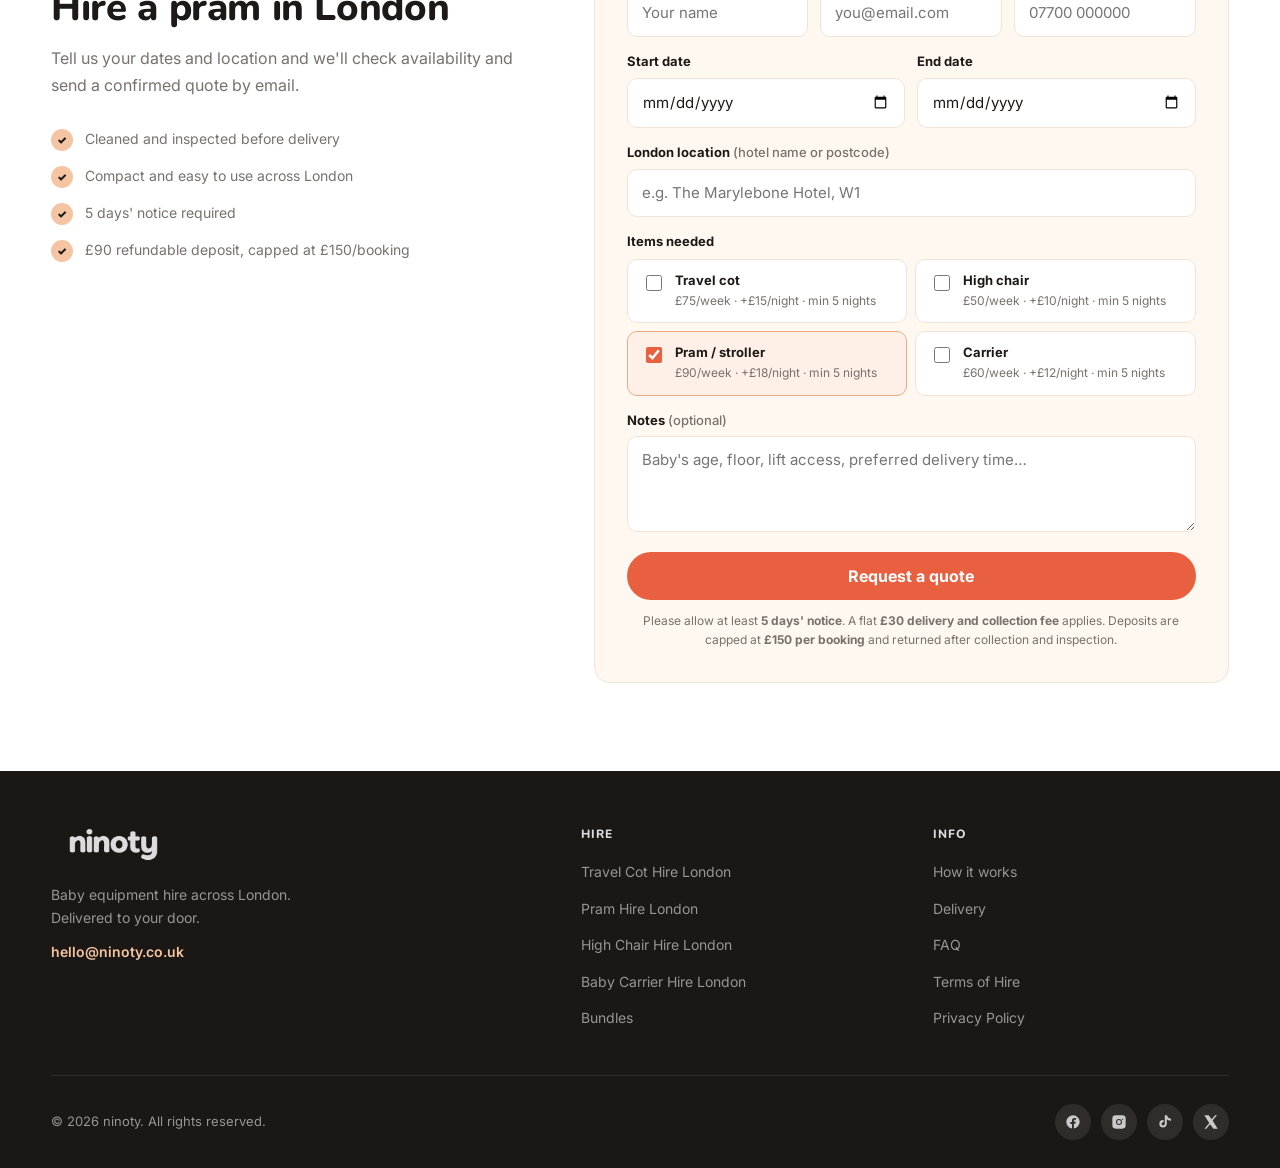
<file: pram-hire-london.html>
<!doctype html>
<html lang="en">
<head>
  <meta charset="utf-8" />
  <meta name="viewport" content="width=device-width, initial-scale=1" />

  <!-- SEO -->
  <title>Pram Hire London | Baby Pram &amp; Stroller Rental Delivered | Ninoty</title>
  <meta name="description" content="Pram and stroller hire in London from £18/night. Compact Silver Cross Pop 2 delivered and collected across London. Suitable from birth to 4 years. Request a quote." />

  <!-- Open Graph -->
  <meta property="og:title" content="Pram Hire London | Baby Pram &amp; Stroller Rental Delivered | Ninoty" />
  <meta property="og:description" content="Pram and stroller hire in London from £18/night. Compact Silver Cross Pop 2 delivered and collected across London. Suitable from birth to 4 years. Request a quote." />
  <meta property="og:type" content="website" />
  <meta property="og:url" content="https://ninoty.co.uk/pram-hire-london.html" />
  <meta property="og:image" content="https://ninoty.co.uk/images/hero.jpg" />
  <meta property="og:site_name" content="Ninoty" />
  <link rel="canonical" href="https://ninoty.co.uk/pram-hire-london.html" />

  <!-- Favicon -->
  <link rel="icon" href="/favicon.ico" sizes="any" />
  <link rel="icon" type="image/png" sizes="32x32" href="/favicon-32x32.png" />
  <link rel="apple-touch-icon" href="/apple-touch-icon.png" />

  <!-- Google Fonts -->
  <link rel="preconnect" href="https://fonts.googleapis.com" />
  <link rel="preconnect" href="https://fonts.gstatic.com" crossorigin />
  <link href="https://fonts.googleapis.com/css2?family=Nunito:wght@400;600;700;800;900&family=Inter:wght@400;500;600;700&display=swap" rel="stylesheet" />

  <link rel="stylesheet" href="styles.css" />

  <!-- Google Analytics -->
  <script async src="https://www.googletagmanager.com/gtag/js?id=G-P8EN81XBQ0"></script>
  <script>
    window.dataLayer = window.dataLayer || [];
    function gtag(){dataLayer.push(arguments);}
    gtag('js', new Date());
    gtag('config', 'G-P8EN81XBQ0');
  </script>
</head>

<body>

  <!-- NAV -->
  <nav class="nav">
    <div class="container nav-inner">
      <a href="/" class="nav-logo" aria-label="Ninoty home">
        <img src="images/ninoty-logo.png" alt="ninoty" />
      </a>
      <ul class="nav-links" id="nav-links">
        <li><a href="/#products">Products</a></li>
        <li><a href="/#bundles">Bundles</a></li>
        <li><a href="/#delivery">Delivery</a></li>
        <li><a href="/#faq">FAQ</a></li>
        <li><a href="#quote" class="nav-cta">Get a quote</a></li>
      </ul>
      <button class="nav-toggle" id="nav-toggle" aria-label="Open menu" aria-expanded="false">
        <svg width="24" height="24" viewBox="0 0 24 24" fill="none" stroke="currentColor" stroke-width="2" stroke-linecap="round">
          <line x1="4" y1="7" x2="20" y2="7"/><line x1="4" y1="12" x2="20" y2="12"/><line x1="4" y1="17" x2="20" y2="17"/>
        </svg>
      </button>
    </div>
  </nav>

  <!-- PAGE HERO -->
  <section class="page-hero">
    <div class="container">
      <div class="page-hero-inner">
        <div class="page-hero-img">
          <img src="images/products/pram-1.webp" alt="Silver Cross Pop 2 pram hire London, compact stroller delivered to your door" />
        </div>
        <div class="page-hero-content">
          <nav class="breadcrumb" aria-label="Breadcrumb">
            <a href="/">Home</a>
            <span aria-hidden="true">›</span>
            <span>Pram Hire London</span>
          </nav>
          <h1>Pram Hire in London</h1>
          <p class="product-model-sub" style="font-size:13px; color:var(--muted); margin-bottom:8px;">Silver Cross Pop 2, or equivalent model</p>
          <p>Exploring London with a baby is so much easier with a reliable pram. Our Silver Cross Pop 2 is a compact umbrella fold pushchair, suitable from birth to 4 years, delivered directly to your hotel, Airbnb or home.</p>
          <div class="pricing-cards">
            <div class="pricing-card">
              <span class="value">£90</span>
              <span class="label">per week</span>
            </div>
            <div class="pricing-card">
              <span class="value">+£18</span>
              <span class="label">per additional night</span>
            </div>
            <div class="pricing-card">
              <span class="value">5</span>
              <span class="label">night min.</span>
            </div>
            <div class="pricing-card">
              <span class="value">£90</span>
              <span class="label">refundable deposit</span>
            </div>
          </div>
          <a href="#quote" class="btn-primary">Request a quote</a>
        </div>
      </div>
    </div>
  </section>

  <!-- FEATURES -->
  <section class="product-features">
    <div class="container">
      <div class="section-header">
        <p class="section-eyebrow">What's included</p>
        <h2>About our pram hire</h2>
        <p>A clean, safe pushchair ready for London streets, delivered to you.</p>
      </div>

      <div class="features-grid">
        <div class="feature-item">
          <strong>Compact fold</strong>
          <span>Lightweight and easy to fold, ideal for London buses, tubes and taxis.</span>
        </div>
        <div class="feature-item">
          <strong>Suitable for London days out</strong>
          <span>Manoeuvrable on pavements and easy to store in hotel lobbies and serviced apartments.</span>
        </div>
        <div class="feature-item">
          <strong>Cleaned before every hire</strong>
          <span>Seat fabric, handlebar and frame are thoroughly cleaned and disinfected between hires.</span>
        </div>
        <div class="feature-item">
          <strong>Safety checked</strong>
          <span>Wheels, brakes, harness and steering checked before every delivery.</span>
        </div>
        <div class="feature-item">
          <strong>Suitable from birth to 4 years</strong>
          <span>The Silver Cross Pop 2 is suitable from birth, with a lie-flat recline, up to approximately 15kg.</span>
        </div>
        <div class="feature-item">
          <strong>London-wide delivery</strong>
          <span>We deliver across all London zones. Flat £30 delivery and collection fee, London-wide.</span>
        </div>
      </div>

      <div class="product-cta-bar">
        <div>
          <h3>Ready to hire a pram in London?</h3>
          <p>Fill in the form below and we'll confirm availability and pricing by email.</p>
        </div>
        <a href="#quote" class="btn-primary">Request a quote</a>
      </div>
    </div>
  </section>

  <!-- RELATED PRODUCTS -->
  <section style="padding: 60px 0; background: var(--cream);">
    <div class="container">
      <div class="section-header" style="margin-bottom: 32px;">
        <p class="section-eyebrow">Also available</p>
        <h2>Complete your hire</h2>
      </div>
      <div class="product-grid">
        <article class="product-card">
          <div class="product-img">
            <img src="images/products/cot-1.webp" alt="Travel cot hire London" loading="lazy" />
          </div>
          <div class="product-body">
            <h3 class="product-name">Travel Cot</h3>
            <p class="product-model-sub">Silver Cross Slumber 3-in-1, or equivalent model</p>
            <p class="product-desc">Clean and ready to sleep in. Mattress and carry bag included.</p>
            <div class="product-chips">
              <span class="chip chip-price">£75/week · +£15/night</span>
              <span class="chip">Min 5 nights</span>
            </div>
            <a href="travel-cot-hire-london.html" class="btn-dark">View travel cot hire</a>
          </div>
        </article>
        <article class="product-card">
          <div class="product-img">
            <img src="images/products/highchair-1.webp" alt="High chair hire London" loading="lazy" />
          </div>
          <div class="product-body">
            <h3 class="product-name">High Chair</h3>
            <p class="product-model-sub">Silver Cross 4-in-1 Highchair, or equivalent model</p>
            <p class="product-desc">Converts from highchair to table and chair.</p>
            <div class="product-chips">
              <span class="chip chip-price">£50/week · +£10/night</span>
              <span class="chip">Min 5 nights</span>
            </div>
            <a href="high-chair-hire-london.html" class="btn-dark">View high chair hire</a>
          </div>
        </article>
        <article class="product-card" style="background: var(--peach-light); border-color: var(--peach-mid);">
          <div class="bundle-img-split">
            <img src="images/products/pram-1.webp" alt="Pram" loading="lazy" />
            <img src="images/products/highchair-1.webp" alt="High chair" loading="lazy" />
          </div>
          <div class="product-body">
            <span class="section-eyebrow" style="display:block; margin-bottom: 6px;">Bundle</span>
            <h3 class="product-name">Explore &amp; Eat</h3>
            <p class="product-desc">£140/week - pram and high chair delivered to your door. Great for London visits and holidays.</p>
            <div class="product-chips">
              <span class="chip chip-price">£140/week · +£28/night</span>
              <span class="chip">Min 5 nights</span>
            </div>
            <a href="#quote" class="btn-primary" style="display:block; text-align:center; margin-top: auto;" data-check-items="Pram / stroller,High chair">Request this bundle</a>
          </div>
        </article>
      </div>
    </div>
  </section>

  <!-- QUOTE FORM -->
  <section class="quote-section" id="quote">
    <div class="container">
      <div class="quote-wrapper">
        <div class="quote-aside">
          <p class="section-eyebrow">Request a quote</p>
          <h2>Hire a pram in London</h2>
          <p>Tell us your dates and location and we'll check availability and send a confirmed quote by email.</p>
          <ul class="quote-trust-list">
            <li><span class="qtl-check">✓</span> Cleaned and inspected before delivery</li>
            <li><span class="qtl-check">✓</span> Compact and easy to use across London</li>
            <li><span class="qtl-check">✓</span> 5 days' notice required</li>
            <li><span class="qtl-check">✓</span> £90 refundable deposit, capped at £150/booking</li>
          </ul>
        </div>

        <div class="quote-form-box">
          <form
            id="quote-form"
            name="quote-request"
            method="POST"
            data-netlify="true"
            netlify-honeypot="bot-field"
          >
            <input type="hidden" name="form-name" value="quote-request" />
            <p class="hp-field"><label>Don't fill this out: <input name="bot-field" tabindex="-1" /></label></p>

            <div class="form-row-3">
              <div class="form-group">
                <label for="f-name">Name</label>
                <input type="text" id="f-name" name="Name" autocomplete="name" required placeholder="Your name" />
              </div>
              <div class="form-group">
                <label for="f-email">Email</label>
                <input type="email" id="f-email" name="Email" autocomplete="email" required placeholder="you@email.com" />
              </div>
              <div class="form-group">
                <label for="f-phone">Phone <span style="font-weight:500;color:var(--muted)">(optional)</span></label>
                <input type="tel" id="f-phone" name="Phone" autocomplete="tel" placeholder="07700 000000" />
              </div>
            </div>

            <div class="form-row">
              <div class="form-group">
                <label for="f-start">Start date</label>
                <input type="date" id="f-start" name="Start date" required />
              </div>
              <div class="form-group">
                <label for="f-end">End date</label>
                <input type="date" id="f-end" name="End date" required />
              </div>
            </div>

            <div class="form-group">
              <label for="f-location">London location <span style="font-weight:500;color:var(--muted)">(hotel name or postcode)</span></label>
              <input type="text" id="f-location" name="Location" required placeholder="e.g. The Marylebone Hotel, W1" />
            </div>

            <p class="form-checks-label">Items needed</p>
            <div class="form-checks">
              <label class="form-check">
                <input type="checkbox" name="Items" value="Travel cot" data-min-nights="5" />
                <span class="form-check-text">
                  <strong>Travel cot</strong>
                  <span>£75/week · +£15/night · min 5 nights</span>
                </span>
              </label>
              <label class="form-check">
                <input type="checkbox" name="Items" value="High chair" data-min-nights="5" />
                <span class="form-check-text">
                  <strong>High chair</strong>
                  <span>£50/week · +£10/night · min 5 nights</span>
                </span>
              </label>
              <label class="form-check">
                <input type="checkbox" name="Items" value="Pram / stroller" data-min-nights="5" id="cb-pram" />
                <span class="form-check-text">
                  <strong>Pram / stroller</strong>
                  <span>£90/week · +£18/night · min 5 nights</span>
                </span>
              </label>
              <label class="form-check">
                <input type="checkbox" name="Items" value="Carrier" data-min-nights="5" />
                <span class="form-check-text">
                  <strong>Carrier</strong>
                  <span>£60/week · +£12/night · min 5 nights</span>
                </span>
              </label>
            </div>

            <div class="form-group">
              <label for="f-notes">Notes <span style="font-weight:500;color:var(--muted)">(optional)</span></label>
              <textarea id="f-notes" name="Notes" rows="3" placeholder="Baby's age, floor, lift access, preferred delivery time…"></textarea>
            </div>

            <button type="submit" class="form-submit">Request a quote</button>

            <div class="success-message" id="success-msg" role="alert">
              🎉 Thanks! We've received your request and will follow up by email shortly.
            </div>

            <p class="form-note">
              Please allow at least <strong>5 days' notice</strong>. A flat <strong>£30 delivery and collection fee</strong> applies. Deposits are capped at <strong>£150 per booking</strong> and returned after collection and inspection.
            </p>
          </form>
        </div>
      </div>
    </div>
  </section>

  <!-- FOOTER -->
  <footer class="footer">
    <div class="container">
      <div class="footer-top">
        <div class="footer-brand">
          <a href="/" aria-label="Ninoty home"><img src="images/ninoty-logo.png" alt="ninoty" /></a>
          <p>Baby equipment hire across London. Delivered to your door.</p>
          <a href="mailto:hello@ninoty.co.uk" class="footer-email">hello@ninoty.co.uk</a>
        </div>
        <div class="footer-col">
          <h4>Hire</h4>
          <ul class="footer-links">
            <li><a href="travel-cot-hire-london.html">Travel Cot Hire London</a></li>
            <li><a href="pram-hire-london.html">Pram Hire London</a></li>
            <li><a href="high-chair-hire-london.html">High Chair Hire London</a></li>
            <li><a href="carrier-hire-london.html">Baby Carrier Hire London</a></li>
            <li><a href="index.html#bundles">Bundles</a></li>
          </ul>
        </div>
        <div class="footer-col">
          <h4>Info</h4>
          <ul class="footer-links">
            <li><a href="index.html#how">How it works</a></li>
            <li><a href="index.html#delivery">Delivery</a></li>
            <li><a href="index.html#faq">FAQ</a></li>
            <li><a href="terms.html">Terms of Hire</a></li>
            <li><a href="privacy.html">Privacy Policy</a></li>
          </ul>
        </div>
      </div>
      <div class="footer-bottom">
        <span>© 2026 ninoty. All rights reserved.</span>
        <div class="footer-social">
          <a href="https://facebook.com/profile.php?id=61586618325256" target="_blank" rel="noopener noreferrer" aria-label="Facebook"><svg viewBox="0 0 24 24" aria-hidden="true"><path d="M22 12a10 10 0 1 0-11.5 9.9v-7H8v-2.9h2.5V9.8c0-2.5 1.5-3.9 3.8-3.9 1.1 0 2.2.2 2.2.2v2.4h-1.3c-1.2 0-1.6.7-1.6 1.5v1.8H16l-.4 2.9h-2.3v7A10 10 0 0 0 22 12z"/></svg></a>
          <a href="https://instagram.com/ninotybaby/" target="_blank" rel="noopener noreferrer" aria-label="Instagram"><svg viewBox="0 0 24 24" aria-hidden="true"><path d="M7 2h10a5 5 0 0 1 5 5v10a5 5 0 0 1-5 5H7a5 5 0 0 1-5-5V7a5 5 0 0 1 5-5zm5 5.5a4.5 4.5 0 1 0 0 9 4.5 4.5 0 0 0 0-9zm0 7.4a2.9 2.9 0 1 1 0-5.8 2.9 2.9 0 0 1 0 5.8zM17.3 6.7a1 1 0 1 0 0 2 1 1 0 0 0 0-2z"/></svg></a>
          <a href="https://tiktok.com/@ninotybaby" target="_blank" rel="noopener noreferrer" aria-label="TikTok"><svg viewBox="0 0 24 24" aria-hidden="true"><path d="M12.004 2h3.188c.083.74.315 1.458.682 2.104a5.66 5.66 0 0 0 2.567 2.42c.75.348 1.55.53 2.56.553v3.19c-1.318.045-2.61-.21-3.807-.74a8.73 8.73 0 0 1-2.502-1.62v6.83c0 3.09-2.502 5.6-5.59 5.6a5.59 5.59 0 0 1 0-11.18c.29 0 .57.025.84.075v3.27a2.38 2.38 0 1 0 1.72 2.28V2z"/></svg></a>
          <a href="https://x.com/ninotybaby" target="_blank" rel="noopener noreferrer" aria-label="X (Twitter)"><svg viewBox="0 0 24 24" aria-hidden="true"><path d="M18.2 2H21l-6.6 7.6L22 22h-6.4l-5-6.6L5 22H2.2l7.2-8.4L2 2h6.5l4.5 6L18.2 2z"/></svg></a>
        </div>
      </div>
    </div>
  </footer>

  <!-- WhatsApp Float Button -->
  <a href="https://wa.me/447940755719" class="whatsapp-float" target="_blank" rel="noopener noreferrer" aria-label="Contact us on WhatsApp">
    <svg viewBox="0 0 24 24" aria-hidden="true"><path d="M17.472 14.382c-.297-.149-1.758-.867-2.03-.967-.273-.099-.471-.148-.67.15-.197.297-.767.966-.94 1.164-.173.199-.347.223-.644.075-.297-.15-1.255-.463-2.39-1.475-.883-.788-1.48-1.761-1.653-2.059-.173-.297-.018-.458.13-.606.134-.133.298-.347.446-.52.149-.174.198-.298.298-.497.099-.198.05-.371-.025-.52-.075-.149-.669-1.612-.916-2.207-.242-.579-.487-.5-.669-.51-.173-.008-.371-.01-.57-.01-.198 0-.52.074-.792.372-.272.297-1.04 1.016-1.04 2.479 0 1.462 1.065 2.875 1.213 3.074.149.198 2.096 3.2 5.077 4.487.709.306 1.262.489 1.694.625.712.227 1.36.195 1.871.118.571-.085 1.758-.719 2.006-1.413.248-.694.248-1.289.173-1.413-.074-.124-.272-.198-.57-.347z"/><path d="M12 0C5.373 0 0 5.373 0 12c0 2.126.553 4.122 1.523 5.862L.057 23.928l6.235-1.635A11.945 11.945 0 0 0 12 24c6.627 0 12-5.373 12-12S18.627 0 12 0zm0 22c-1.891 0-3.659-.5-5.191-1.374l-.372-.22-3.862 1.013 1.032-3.768-.242-.387A9.959 9.959 0 0 1 2 12C2 6.477 6.477 2 12 2s10 4.477 10 10-4.477 10-10 10z"/></svg>
  </a>

  <script>
  (function(){
    var toggle = document.getElementById('nav-toggle');
    var links = document.getElementById('nav-links');
    if(toggle && links){
      toggle.addEventListener('click', function(){
        var open = links.classList.toggle('open');
        toggle.setAttribute('aria-expanded', open ? 'true' : 'false');
      });
    }
    var pramCb = document.getElementById('cb-pram');
    if(pramCb) pramCb.checked = true;

    // Bundle multi-check
    document.querySelectorAll('[data-check-items]').forEach(function(btn){
      btn.addEventListener('click', function(e){
        e.preventDefault();
        var items = btn.getAttribute('data-check-items').split(',');
        document.querySelectorAll('input[name="Items"]').forEach(function(cb){ cb.checked = false; });
        items.forEach(function(val){
          val = val.trim();
          var cb = document.querySelector('input[name="Items"][value="'+val+'"]');
          if(cb){ cb.checked = true; cb.dispatchEvent(new Event('change')); }
        });
        var quote = document.getElementById('quote');
        if(quote) quote.scrollIntoView({ behavior: 'smooth' });
      });
    });

    var startInput = document.getElementById('f-start');
    var endInput = document.getElementById('f-end');
    var itemChecks = Array.from(document.querySelectorAll('input[name="Items"][type="checkbox"]'));
    function pad(n){return String(n).padStart(2,'0');}
    function toYMD(d){return d.getFullYear()+'-'+pad(d.getMonth()+1)+'-'+pad(d.getDate());}
    function addDays(ymd,days){var d=new Date(ymd+'T00:00:00');d.setDate(d.getDate()+days);return toYMD(d);}
    if(startInput && endInput){
      var now=new Date();var minStart=new Date(now.getTime()+5*24*60*60*1000);startInput.min=toYMD(minStart);
      function getMinNights(){var c=itemChecks.filter(function(i){return i.checked;});if(!c.length)return 1;return Math.max.apply(null,c.map(function(i){return Number(i.dataset.minNights||1);}));}
      function updateEndMin(){var mn=getMinNights();var base=startInput.value||toYMD(minStart);var me=addDays(base,mn);endInput.min=me;if(endInput.value&&endInput.value<me)endInput.value='';}
      updateEndMin();startInput.addEventListener('change',updateEndMin);itemChecks.forEach(function(cb){cb.addEventListener('change',updateEndMin);});
      endInput.addEventListener('focus',function(){if(!startInput.value)startInput.focus();});
    }
    var form=document.getElementById('quote-form');var successMsg=document.getElementById('success-msg');
    if(form){
      form.addEventListener('submit',function(e){
        e.preventDefault();
        if(!form.reportValidity()) return;
        var anyChecked=itemChecks.some(function(cb){return cb.checked;});
        if(!anyChecked){alert('Please select at least one item.');return;}
        var btn=form.querySelector('.form-submit');btn.disabled=true;btn.textContent='Sending…';
        fetch('/',{method:'POST',headers:{'Content-Type':'application/x-www-form-urlencoded'},body:new URLSearchParams(new FormData(form)).toString()})
        .then(function(r){if(r.ok){form.reset();if(pramCb)pramCb.checked=true;updateEndMin();btn.disabled=false;btn.textContent='Request a quote';if(successMsg){successMsg.style.display='block';successMsg.scrollIntoView({behavior:'smooth',block:'nearest'});}}else{throw new Error();}})
        .catch(function(){btn.disabled=false;btn.textContent='Request a quote';alert('Something went wrong. Please email hello@ninoty.co.uk');});
      });
    }
  })();
  </script>
</body>
</html>
</file>
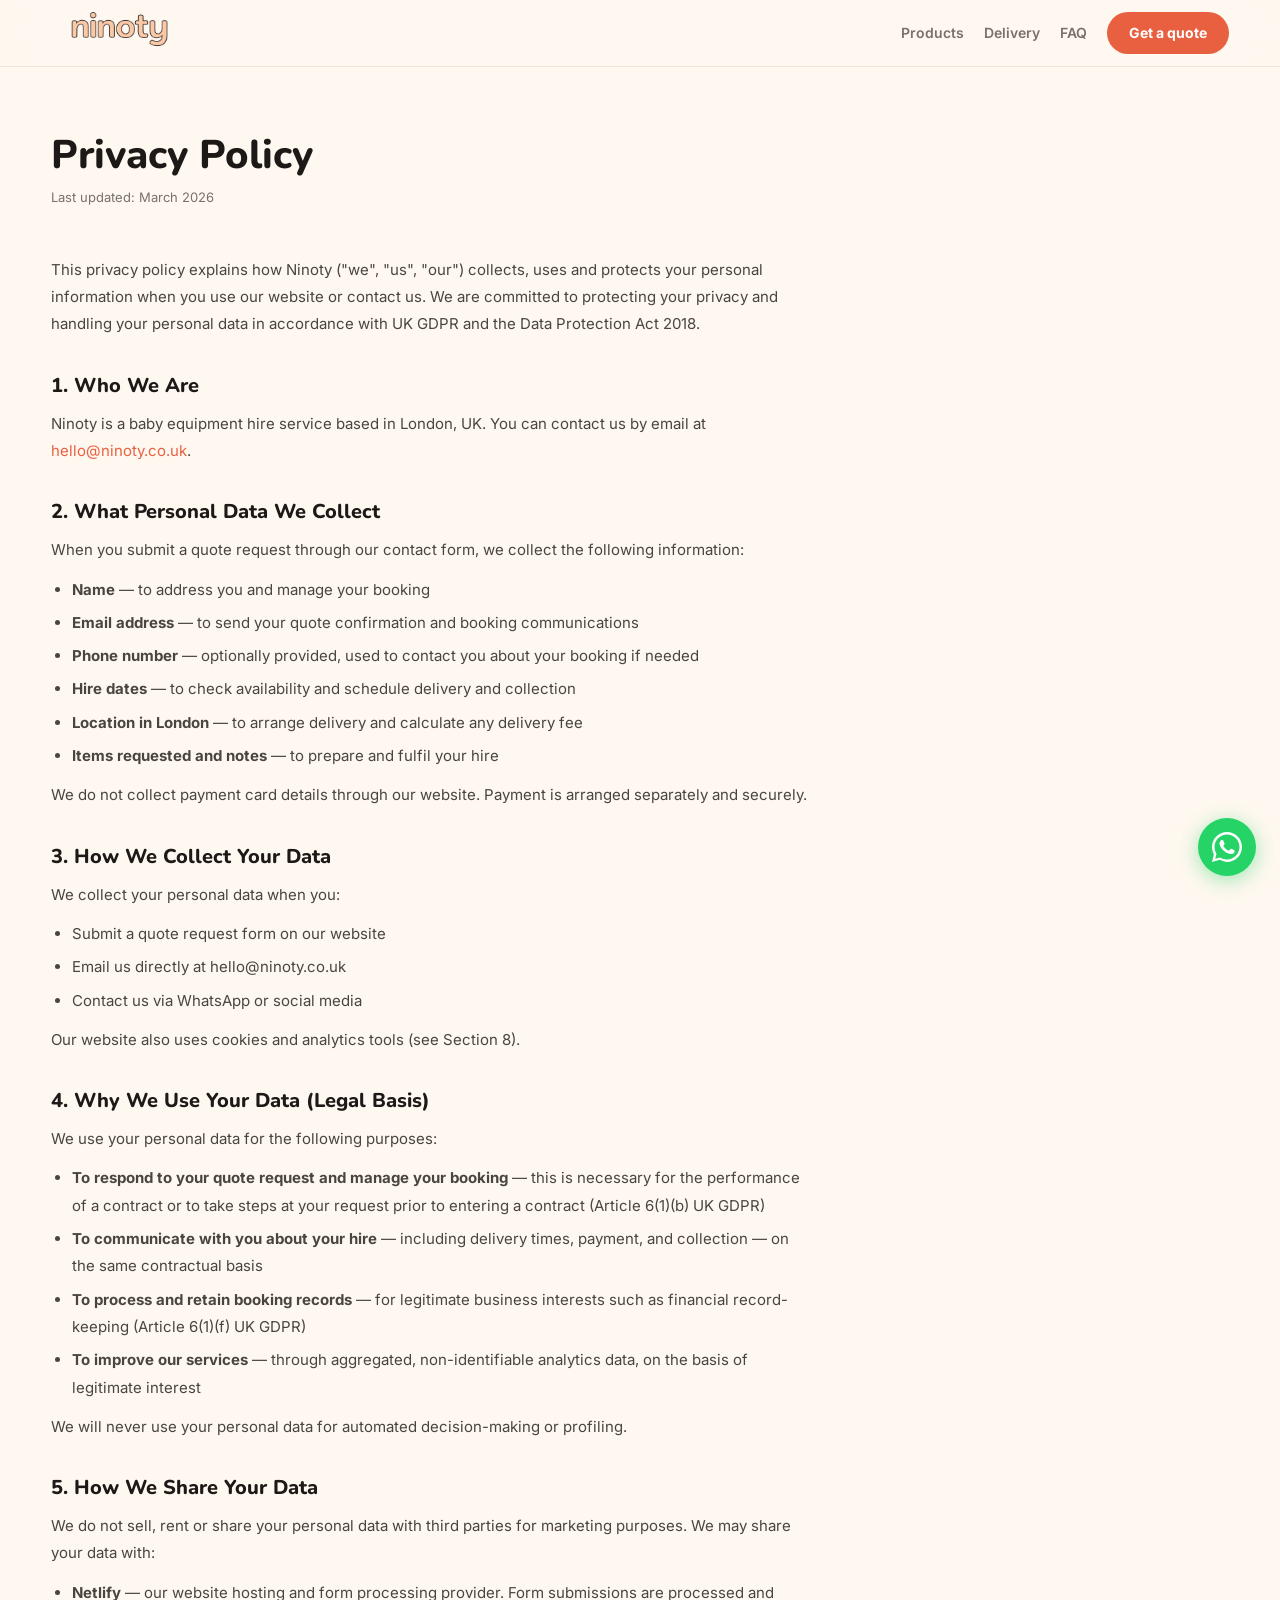
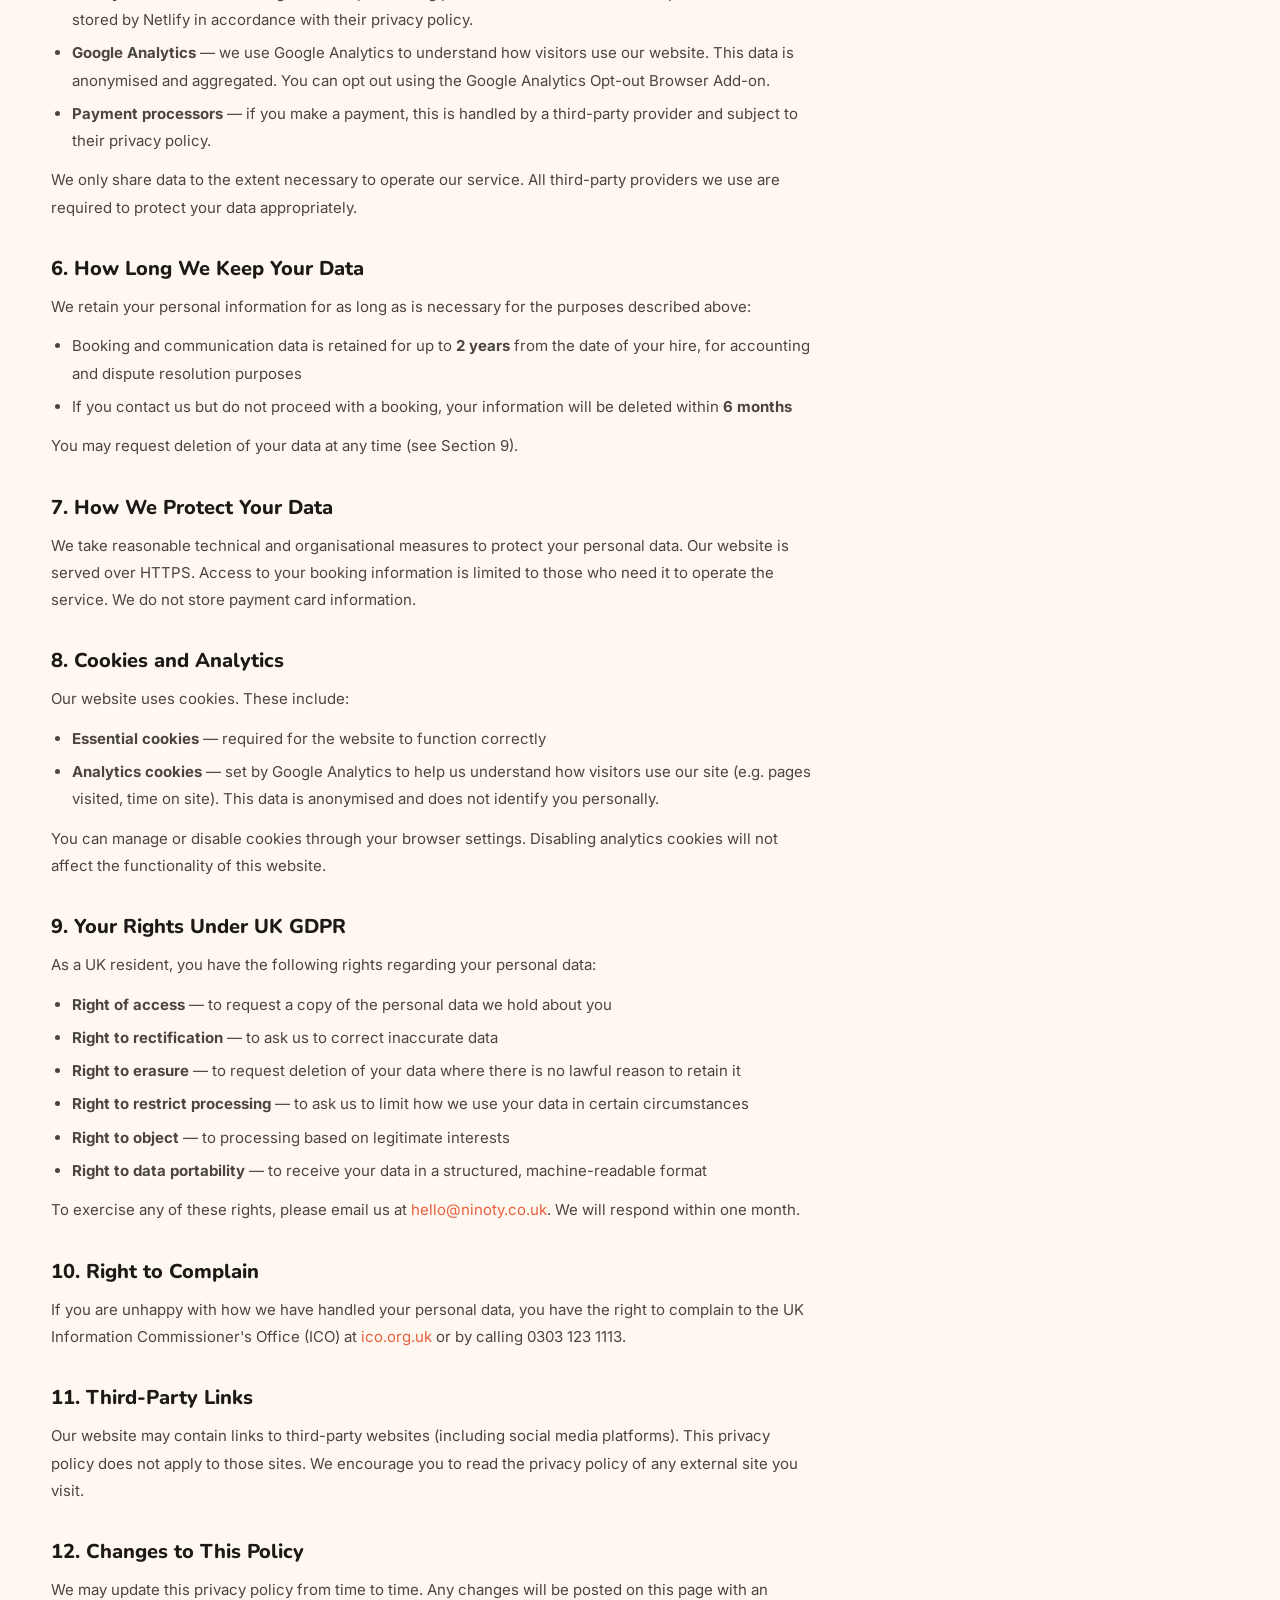
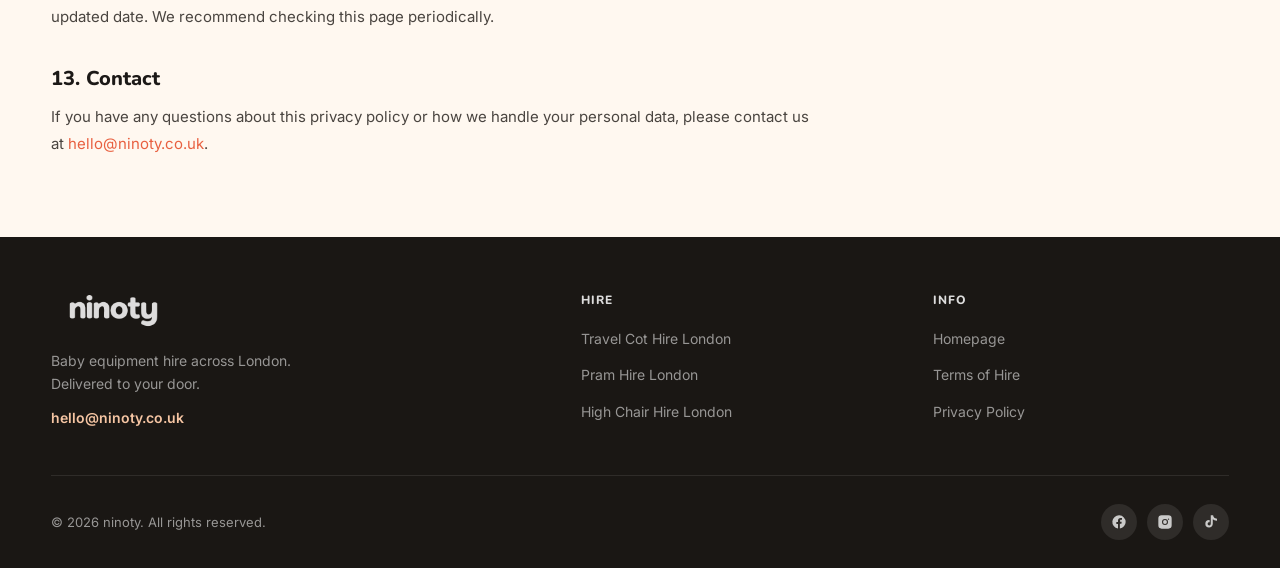
<file: privacy.html>
<!doctype html>
<html lang="en">
<head>
  <meta charset="utf-8" />
  <meta name="viewport" content="width=device-width, initial-scale=1" />

  <title>Privacy Policy | Ninoty Baby Equipment Hire London</title>
  <meta name="description" content="Privacy policy for Ninoty baby equipment hire. How we collect, use and protect your personal data in compliance with UK GDPR." />

  <link rel="icon" href="/favicon.ico" sizes="any" />
  <link rel="icon" type="image/png" sizes="32x32" href="/favicon-32x32.png" />
  <link rel="apple-touch-icon" href="/apple-touch-icon.png" />

  <link rel="preconnect" href="https://fonts.googleapis.com" />
  <link rel="preconnect" href="https://fonts.gstatic.com" crossorigin />
  <link href="https://fonts.googleapis.com/css2?family=Nunito:wght@400;600;700;800;900&family=Inter:wght@400;500;600;700&display=swap" rel="stylesheet" />

  <link rel="stylesheet" href="styles.css" />

  <!-- Google Analytics -->
  <script async src="https://www.googletagmanager.com/gtag/js?id=G-P8EN81XBQ0"></script>
  <script>
    window.dataLayer = window.dataLayer || [];
    function gtag(){dataLayer.push(arguments);}
    gtag('js', new Date());
    gtag('config', 'G-P8EN81XBQ0');
  </script>
</head>

<body>

  <!-- NAV -->
  <nav class="nav">
    <div class="container nav-inner">
      <a href="/" class="nav-logo" aria-label="Ninoty home">
        <img src="images/ninoty-logo.png" alt="ninoty" />
      </a>
      <ul class="nav-links" id="nav-links">
        <li><a href="/#products">Products</a></li>
        <li><a href="/#delivery">Delivery</a></li>
        <li><a href="/#faq">FAQ</a></li>
        <li><a href="/#quote" class="nav-cta">Get a quote</a></li>
      </ul>
      <button class="nav-toggle" id="nav-toggle" aria-label="Open menu" aria-expanded="false">
        <svg width="24" height="24" viewBox="0 0 24 24" fill="none" stroke="currentColor" stroke-width="2" stroke-linecap="round">
          <line x1="4" y1="7" x2="20" y2="7"/><line x1="4" y1="12" x2="20" y2="12"/><line x1="4" y1="17" x2="20" y2="17"/>
        </svg>
      </button>
    </div>
  </nav>

  <!-- CONTENT -->
  <main class="legal-page">
    <div class="container">
      <div class="legal-header">
        <h1>Privacy Policy</h1>
        <p class="updated">Last updated: March 2026</p>
      </div>

      <div class="legal-content">

        <p>This privacy policy explains how Ninoty ("we", "us", "our") collects, uses and protects your personal information when you use our website or contact us. We are committed to protecting your privacy and handling your personal data in accordance with UK GDPR and the Data Protection Act 2018.</p>

        <h2>1. Who We Are</h2>
        <p>Ninoty is a baby equipment hire service based in London, UK. You can contact us by email at <a href="mailto:hello@ninoty.co.uk">hello@ninoty.co.uk</a>.</p>

        <h2>2. What Personal Data We Collect</h2>
        <p>When you submit a quote request through our contact form, we collect the following information:</p>
        <ul>
          <li><strong>Name</strong> — to address you and manage your booking</li>
          <li><strong>Email address</strong> — to send your quote confirmation and booking communications</li>
          <li><strong>Phone number</strong> — optionally provided, used to contact you about your booking if needed</li>
          <li><strong>Hire dates</strong> — to check availability and schedule delivery and collection</li>
          <li><strong>Location in London</strong> — to arrange delivery and calculate any delivery fee</li>
          <li><strong>Items requested and notes</strong> — to prepare and fulfil your hire</li>
        </ul>
        <p>We do not collect payment card details through our website. Payment is arranged separately and securely.</p>

        <h2>3. How We Collect Your Data</h2>
        <p>We collect your personal data when you:</p>
        <ul>
          <li>Submit a quote request form on our website</li>
          <li>Email us directly at hello@ninoty.co.uk</li>
          <li>Contact us via WhatsApp or social media</li>
        </ul>
        <p>Our website also uses cookies and analytics tools (see Section 8).</p>

        <h2>4. Why We Use Your Data (Legal Basis)</h2>
        <p>We use your personal data for the following purposes:</p>
        <ul>
          <li><strong>To respond to your quote request and manage your booking</strong> — this is necessary for the performance of a contract or to take steps at your request prior to entering a contract (Article 6(1)(b) UK GDPR)</li>
          <li><strong>To communicate with you about your hire</strong> — including delivery times, payment, and collection — on the same contractual basis</li>
          <li><strong>To process and retain booking records</strong> — for legitimate business interests such as financial record-keeping (Article 6(1)(f) UK GDPR)</li>
          <li><strong>To improve our services</strong> — through aggregated, non-identifiable analytics data, on the basis of legitimate interest</li>
        </ul>
        <p>We will never use your personal data for automated decision-making or profiling.</p>

        <h2>5. How We Share Your Data</h2>
        <p>We do not sell, rent or share your personal data with third parties for marketing purposes. We may share your data with:</p>
        <ul>
          <li><strong>Netlify</strong> — our website hosting and form processing provider. Form submissions are processed and stored by Netlify in accordance with their privacy policy.</li>
          <li><strong>Google Analytics</strong> — we use Google Analytics to understand how visitors use our website. This data is anonymised and aggregated. You can opt out using the Google Analytics Opt-out Browser Add-on.</li>
          <li><strong>Payment processors</strong> — if you make a payment, this is handled by a third-party provider and subject to their privacy policy.</li>
        </ul>
        <p>We only share data to the extent necessary to operate our service. All third-party providers we use are required to protect your data appropriately.</p>

        <h2>6. How Long We Keep Your Data</h2>
        <p>We retain your personal information for as long as is necessary for the purposes described above:</p>
        <ul>
          <li>Booking and communication data is retained for up to <strong>2 years</strong> from the date of your hire, for accounting and dispute resolution purposes</li>
          <li>If you contact us but do not proceed with a booking, your information will be deleted within <strong>6 months</strong></li>
        </ul>
        <p>You may request deletion of your data at any time (see Section 9).</p>

        <h2>7. How We Protect Your Data</h2>
        <p>We take reasonable technical and organisational measures to protect your personal data. Our website is served over HTTPS. Access to your booking information is limited to those who need it to operate the service. We do not store payment card information.</p>

        <h2>8. Cookies and Analytics</h2>
        <p>Our website uses cookies. These include:</p>
        <ul>
          <li><strong>Essential cookies</strong> — required for the website to function correctly</li>
          <li><strong>Analytics cookies</strong> — set by Google Analytics to help us understand how visitors use our site (e.g. pages visited, time on site). This data is anonymised and does not identify you personally.</li>
        </ul>
        <p>You can manage or disable cookies through your browser settings. Disabling analytics cookies will not affect the functionality of this website.</p>

        <h2>9. Your Rights Under UK GDPR</h2>
        <p>As a UK resident, you have the following rights regarding your personal data:</p>
        <ul>
          <li><strong>Right of access</strong> — to request a copy of the personal data we hold about you</li>
          <li><strong>Right to rectification</strong> — to ask us to correct inaccurate data</li>
          <li><strong>Right to erasure</strong> — to request deletion of your data where there is no lawful reason to retain it</li>
          <li><strong>Right to restrict processing</strong> — to ask us to limit how we use your data in certain circumstances</li>
          <li><strong>Right to object</strong> — to processing based on legitimate interests</li>
          <li><strong>Right to data portability</strong> — to receive your data in a structured, machine-readable format</li>
        </ul>
        <p>To exercise any of these rights, please email us at <a href="mailto:hello@ninoty.co.uk">hello@ninoty.co.uk</a>. We will respond within one month.</p>

        <h2>10. Right to Complain</h2>
        <p>If you are unhappy with how we have handled your personal data, you have the right to complain to the UK Information Commissioner's Office (ICO) at <a href="https://ico.org.uk" target="_blank" rel="noopener noreferrer">ico.org.uk</a> or by calling 0303 123 1113.</p>

        <h2>11. Third-Party Links</h2>
        <p>Our website may contain links to third-party websites (including social media platforms). This privacy policy does not apply to those sites. We encourage you to read the privacy policy of any external site you visit.</p>

        <h2>12. Changes to This Policy</h2>
        <p>We may update this privacy policy from time to time. Any changes will be posted on this page with an updated date. We recommend checking this page periodically.</p>

        <h2>13. Contact</h2>
        <p>If you have any questions about this privacy policy or how we handle your personal data, please contact us at <a href="mailto:hello@ninoty.co.uk">hello@ninoty.co.uk</a>.</p>

      </div>
    </div>
  </main>

  <!-- FOOTER -->
  <footer class="footer">
    <div class="container">
      <div class="footer-top">
        <div class="footer-brand">
          <a href="/" aria-label="Ninoty home"><img src="images/ninoty-logo.png" alt="ninoty" /></a>
          <p>Baby equipment hire across London. Delivered to your door.</p>
          <a href="mailto:hello@ninoty.co.uk" class="footer-email">hello@ninoty.co.uk</a>
        </div>
        <div class="footer-col">
          <h4>Hire</h4>
          <ul class="footer-links">
            <li><a href="travel-cot-hire-london.html">Travel Cot Hire London</a></li>
            <li><a href="pram-hire-london.html">Pram Hire London</a></li>
            <li><a href="high-chair-hire-london.html">High Chair Hire London</a></li>
          </ul>
        </div>
        <div class="footer-col">
          <h4>Info</h4>
          <ul class="footer-links">
            <li><a href="/">Homepage</a></li>
            <li><a href="terms.html">Terms of Hire</a></li>
            <li><a href="privacy.html">Privacy Policy</a></li>
          </ul>
        </div>
      </div>
      <div class="footer-bottom">
        <span>© 2026 ninoty. All rights reserved.</span>
        <div class="footer-social">
          <a href="https://facebook.com/profile.php?id=61586618325256" target="_blank" rel="noopener noreferrer" aria-label="Facebook"><svg viewBox="0 0 24 24" aria-hidden="true"><path d="M22 12a10 10 0 1 0-11.5 9.9v-7H8v-2.9h2.5V9.8c0-2.5 1.5-3.9 3.8-3.9 1.1 0 2.2.2 2.2.2v2.4h-1.3c-1.2 0-1.6.7-1.6 1.5v1.8H16l-.4 2.9h-2.3v7A10 10 0 0 0 22 12z"/></svg></a>
          <a href="https://instagram.com/ninotybaby/" target="_blank" rel="noopener noreferrer" aria-label="Instagram"><svg viewBox="0 0 24 24" aria-hidden="true"><path d="M7 2h10a5 5 0 0 1 5 5v10a5 5 0 0 1-5 5H7a5 5 0 0 1-5-5V7a5 5 0 0 1 5-5zm5 5.5a4.5 4.5 0 1 0 0 9 4.5 4.5 0 0 0 0-9zm0 7.4a2.9 2.9 0 1 1 0-5.8 2.9 2.9 0 0 1 0 5.8zM17.3 6.7a1 1 0 1 0 0 2 1 1 0 0 0 0-2z"/></svg></a>
          <a href="https://tiktok.com/@ninotybaby" target="_blank" rel="noopener noreferrer" aria-label="TikTok"><svg viewBox="0 0 24 24" aria-hidden="true"><path d="M12.004 2h3.188c.083.74.315 1.458.682 2.104a5.66 5.66 0 0 0 2.567 2.42c.75.348 1.55.53 2.56.553v3.19c-1.318.045-2.61-.21-3.807-.74a8.73 8.73 0 0 1-2.502-1.62v6.83c0 3.09-2.502 5.6-5.59 5.6a5.59 5.59 0 0 1 0-11.18c.29 0 .57.025.84.075v3.27a2.38 2.38 0 1 0 1.72 2.28V2z"/></svg></a>
        </div>
      </div>
    </div>
  </footer>

  <script>
    var toggle = document.getElementById('nav-toggle');
    var links = document.getElementById('nav-links');
    if(toggle && links){
      toggle.addEventListener('click', function(){
        var open = links.classList.toggle('open');
        toggle.setAttribute('aria-expanded', open ? 'true' : 'false');
      });
    }
  </script>
  <!-- WhatsApp Float Button -->
  <a href="https://wa.me/447940755719" class="whatsapp-float" target="_blank" rel="noopener noreferrer" aria-label="Contact us on WhatsApp">
    <svg viewBox="0 0 24 24" aria-hidden="true"><path d="M17.472 14.382c-.297-.149-1.758-.867-2.03-.967-.273-.099-.471-.148-.67.15-.197.297-.767.966-.94 1.164-.173.199-.347.223-.644.075-.297-.15-1.255-.463-2.39-1.475-.883-.788-1.48-1.761-1.653-2.059-.173-.297-.018-.458.13-.606.134-.133.298-.347.446-.52.149-.174.198-.298.298-.497.099-.198.05-.371-.025-.52-.075-.149-.669-1.612-.916-2.207-.242-.579-.487-.5-.669-.51-.173-.008-.371-.01-.57-.01-.198 0-.52.074-.792.372-.272.297-1.04 1.016-1.04 2.479 0 1.462 1.065 2.875 1.213 3.074.149.198 2.096 3.2 5.077 4.487.709.306 1.262.489 1.694.625.712.227 1.36.195 1.871.118.571-.085 1.758-.719 2.006-1.413.248-.694.248-1.289.173-1.413-.074-.124-.272-.198-.57-.347z"/><path d="M12 0C5.373 0 0 5.373 0 12c0 2.126.553 4.122 1.523 5.862L.057 23.928l6.235-1.635A11.945 11.945 0 0 0 12 24c6.627 0 12-5.373 12-12S18.627 0 12 0zm0 22c-1.891 0-3.659-.5-5.191-1.374l-.372-.22-3.862 1.013 1.032-3.768-.242-.387A9.959 9.959 0 0 1 2 12C2 6.477 6.477 2 12 2s10 4.477 10 10-4.477 10-10 10z"/></svg>
  </a>

</body>
</html>
</file>
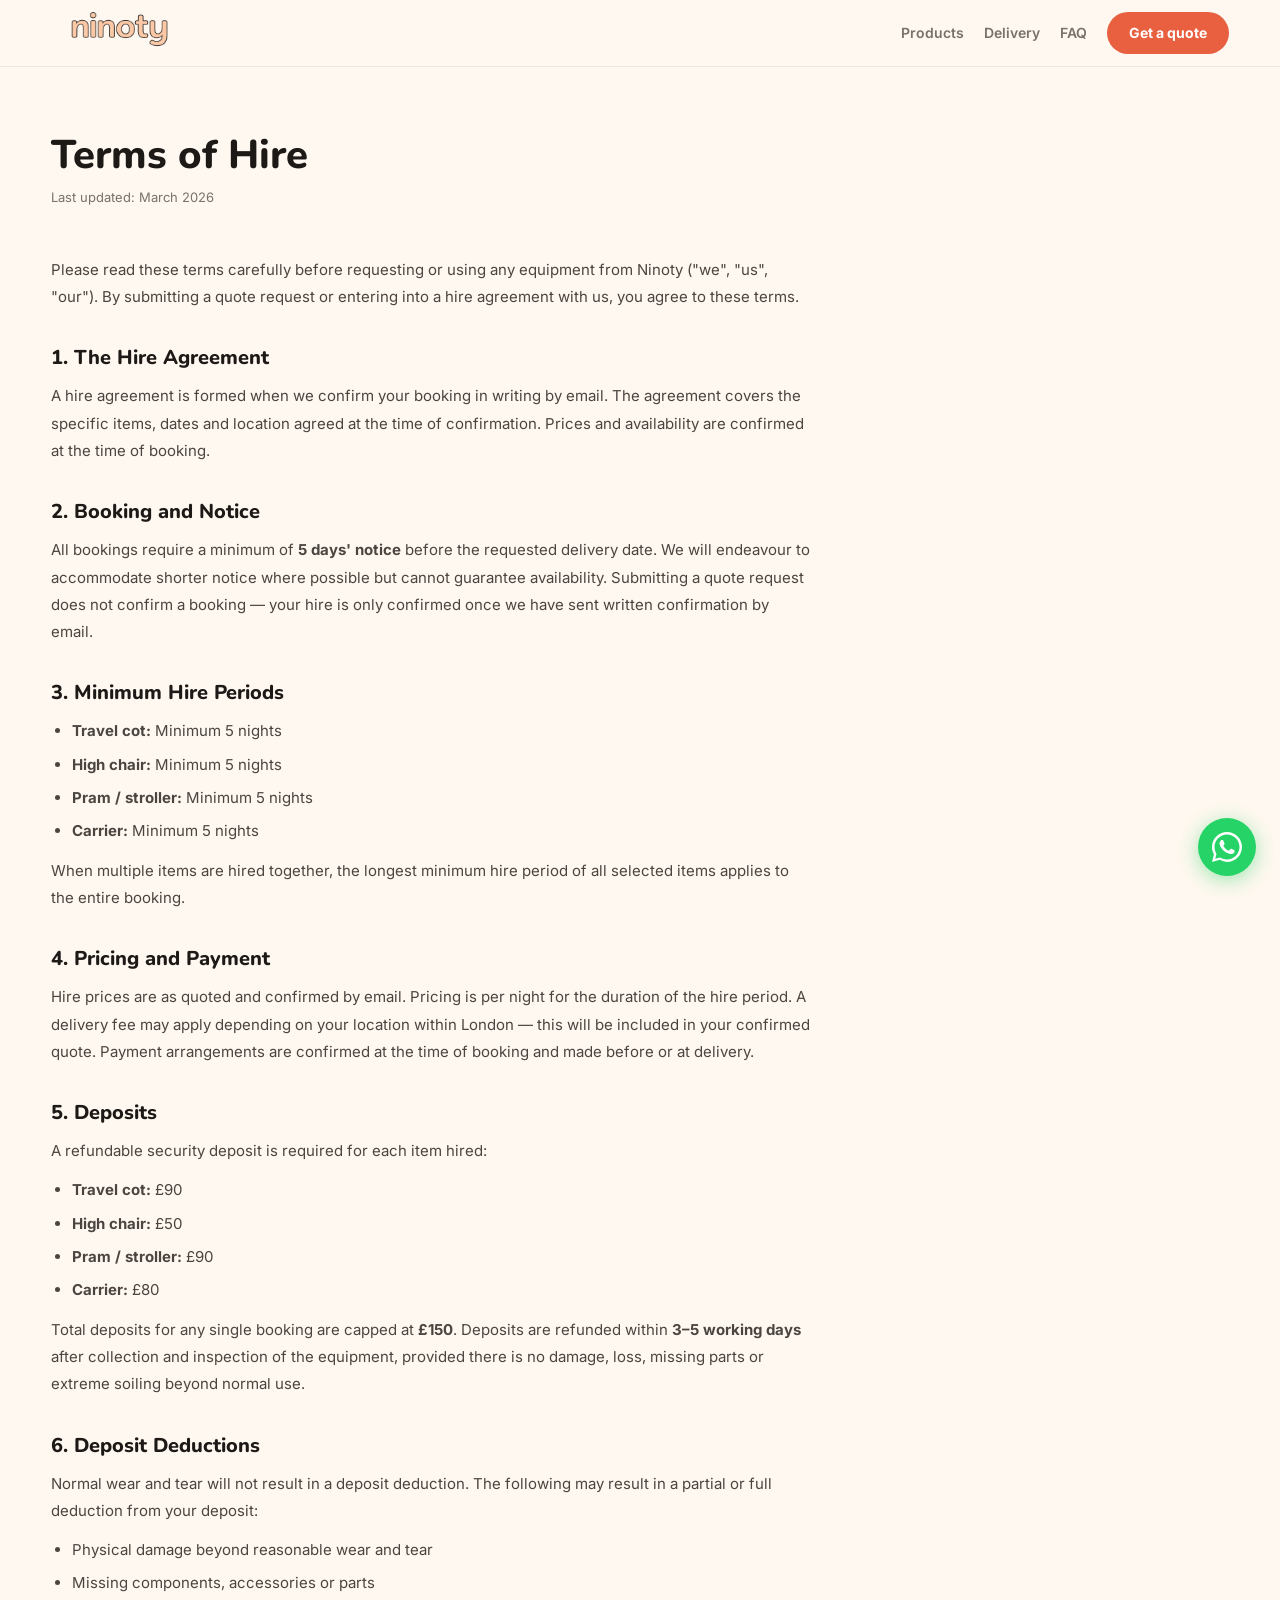
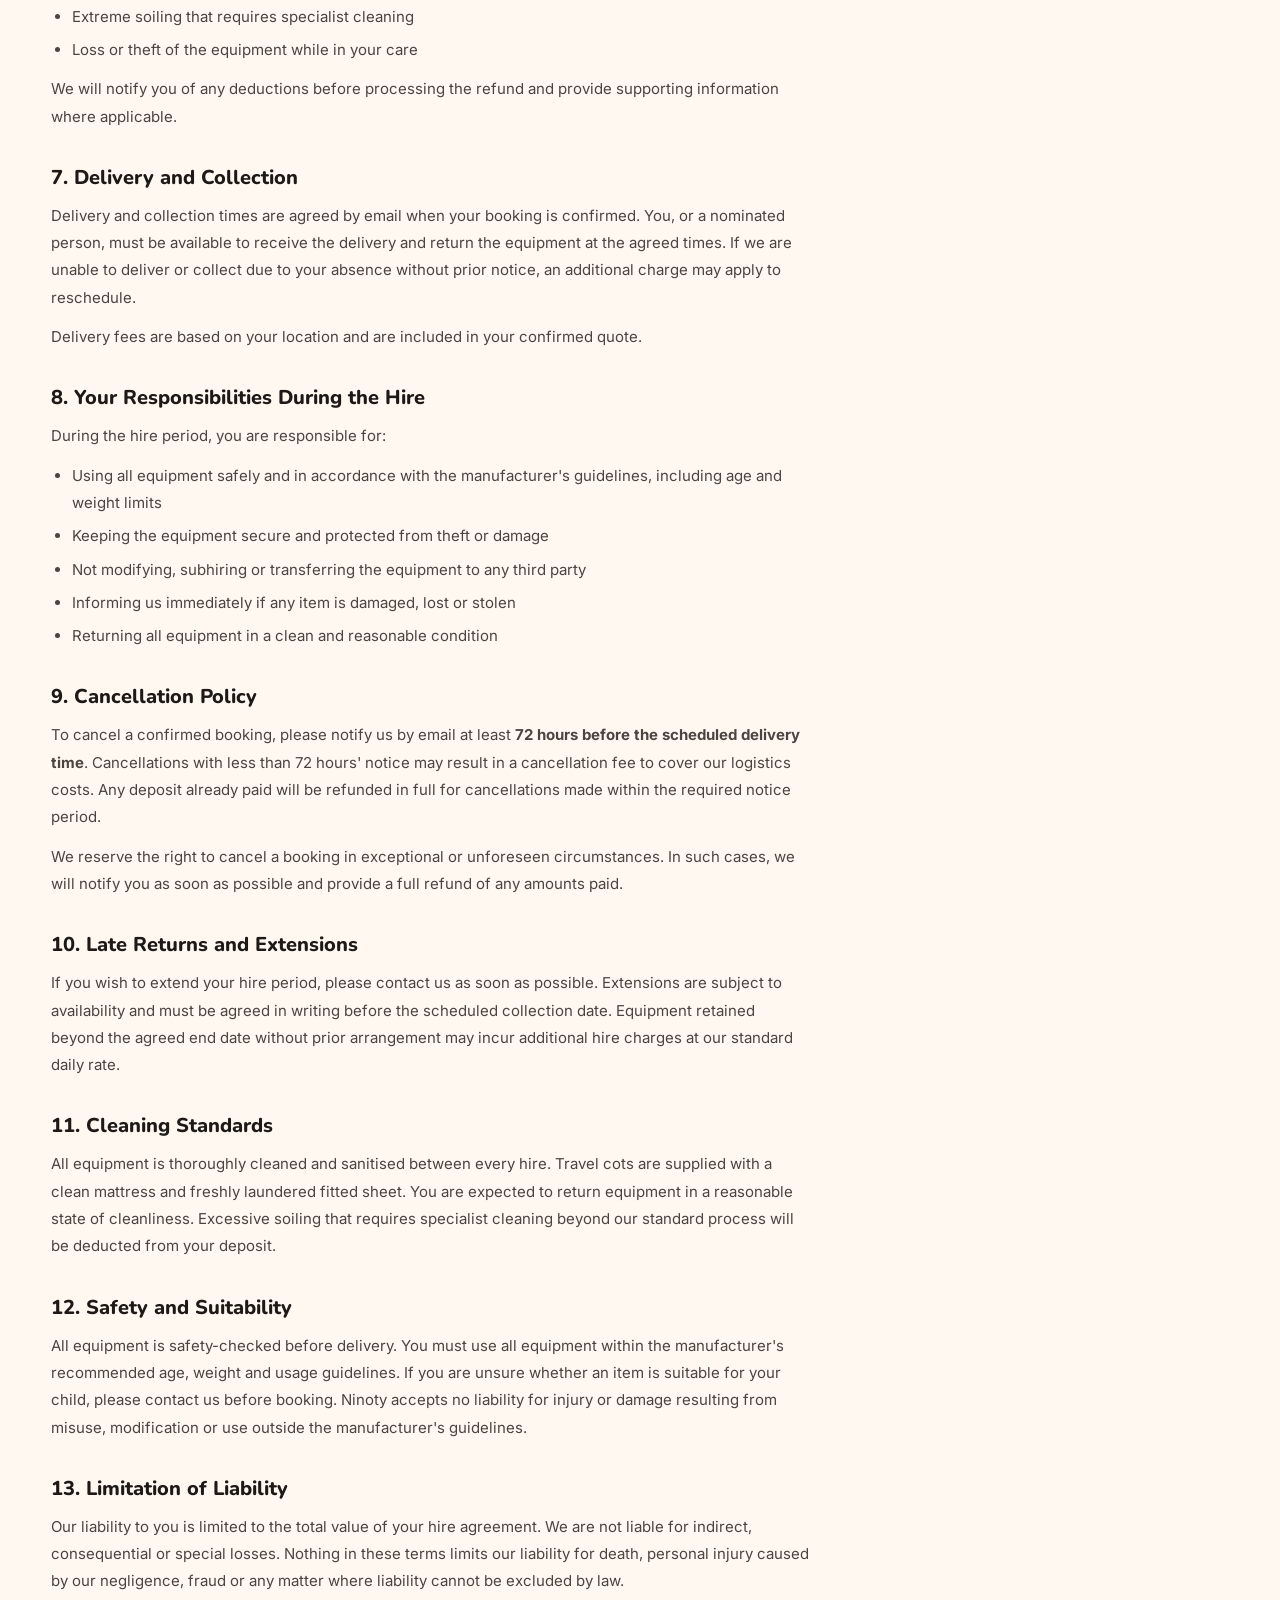
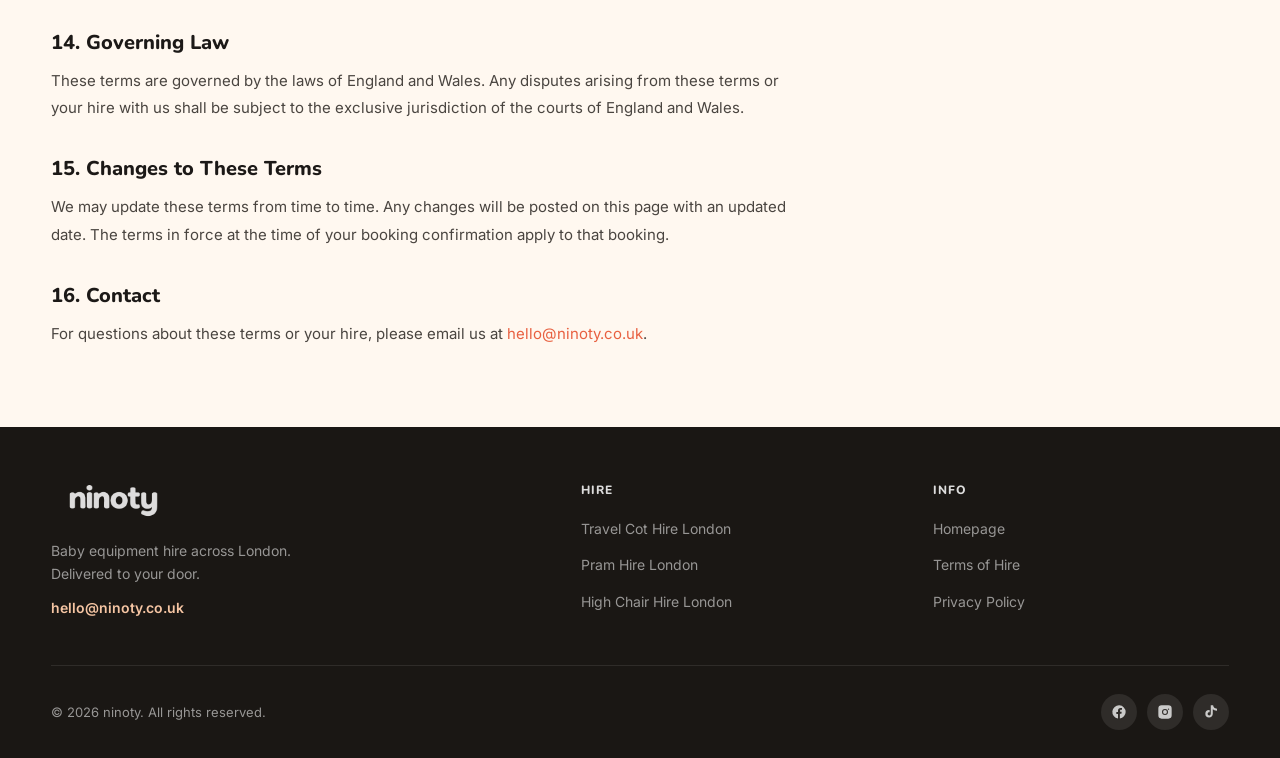
<file: terms.html>
<!doctype html>
<html lang="en">
<head>
  <meta charset="utf-8" />
  <meta name="viewport" content="width=device-width, initial-scale=1" />

  <title>Terms of Hire | Ninoty Baby Equipment Hire London</title>
  <meta name="description" content="Terms and conditions for baby equipment hire from Ninoty in London. Covers deposits, damage, late returns, cancellation policy and cleaning standards." />

  <link rel="icon" href="/favicon.ico" sizes="any" />
  <link rel="icon" type="image/png" sizes="32x32" href="/favicon-32x32.png" />
  <link rel="apple-touch-icon" href="/apple-touch-icon.png" />

  <link rel="preconnect" href="https://fonts.googleapis.com" />
  <link rel="preconnect" href="https://fonts.gstatic.com" crossorigin />
  <link href="https://fonts.googleapis.com/css2?family=Nunito:wght@400;600;700;800;900&family=Inter:wght@400;500;600;700&display=swap" rel="stylesheet" />

  <link rel="stylesheet" href="styles.css" />

  <!-- Google Analytics -->
  <script async src="https://www.googletagmanager.com/gtag/js?id=G-P8EN81XBQ0"></script>
  <script>
    window.dataLayer = window.dataLayer || [];
    function gtag(){dataLayer.push(arguments);}
    gtag('js', new Date());
    gtag('config', 'G-P8EN81XBQ0');
  </script>
</head>

<body>

  <!-- NAV -->
  <nav class="nav">
    <div class="container nav-inner">
      <a href="/" class="nav-logo" aria-label="Ninoty home">
        <img src="images/ninoty-logo.png" alt="ninoty" />
      </a>
      <ul class="nav-links" id="nav-links">
        <li><a href="/#products">Products</a></li>
        <li><a href="/#delivery">Delivery</a></li>
        <li><a href="/#faq">FAQ</a></li>
        <li><a href="/#quote" class="nav-cta">Get a quote</a></li>
      </ul>
      <button class="nav-toggle" id="nav-toggle" aria-label="Open menu" aria-expanded="false">
        <svg width="24" height="24" viewBox="0 0 24 24" fill="none" stroke="currentColor" stroke-width="2" stroke-linecap="round">
          <line x1="4" y1="7" x2="20" y2="7"/><line x1="4" y1="12" x2="20" y2="12"/><line x1="4" y1="17" x2="20" y2="17"/>
        </svg>
      </button>
    </div>
  </nav>

  <!-- CONTENT -->
  <main class="legal-page">
    <div class="container">
      <div class="legal-header">
        <h1>Terms of Hire</h1>
        <p class="updated">Last updated: March 2026</p>
      </div>

      <div class="legal-content">

        <p>Please read these terms carefully before requesting or using any equipment from Ninoty ("we", "us", "our"). By submitting a quote request or entering into a hire agreement with us, you agree to these terms.</p>

        <h2>1. The Hire Agreement</h2>
        <p>A hire agreement is formed when we confirm your booking in writing by email. The agreement covers the specific items, dates and location agreed at the time of confirmation. Prices and availability are confirmed at the time of booking.</p>

        <h2>2. Booking and Notice</h2>
        <p>All bookings require a minimum of <strong>5 days' notice</strong> before the requested delivery date. We will endeavour to accommodate shorter notice where possible but cannot guarantee availability. Submitting a quote request does not confirm a booking — your hire is only confirmed once we have sent written confirmation by email.</p>

        <h2>3. Minimum Hire Periods</h2>
        <ul>
          <li><strong>Travel cot:</strong> Minimum 5 nights</li>
          <li><strong>High chair:</strong> Minimum 5 nights</li>
          <li><strong>Pram / stroller:</strong> Minimum 5 nights</li>
          <li><strong>Carrier:</strong> Minimum 5 nights</li>
        </ul>
        <p>When multiple items are hired together, the longest minimum hire period of all selected items applies to the entire booking.</p>

        <h2>4. Pricing and Payment</h2>
        <p>Hire prices are as quoted and confirmed by email. Pricing is per night for the duration of the hire period. A delivery fee may apply depending on your location within London — this will be included in your confirmed quote. Payment arrangements are confirmed at the time of booking and made before or at delivery.</p>

        <h2>5. Deposits</h2>
        <p>A refundable security deposit is required for each item hired:</p>
        <ul>
          <li><strong>Travel cot:</strong> £90</li>
          <li><strong>High chair:</strong> £50</li>
          <li><strong>Pram / stroller:</strong> £90</li>
          <li><strong>Carrier:</strong> £80</li>
        </ul>
        <p>Total deposits for any single booking are capped at <strong>£150</strong>. Deposits are refunded within <strong>3–5 working days</strong> after collection and inspection of the equipment, provided there is no damage, loss, missing parts or extreme soiling beyond normal use.</p>

        <h2>6. Deposit Deductions</h2>
        <p>Normal wear and tear will not result in a deposit deduction. The following may result in a partial or full deduction from your deposit:</p>
        <ul>
          <li>Physical damage beyond reasonable wear and tear</li>
          <li>Missing components, accessories or parts</li>
          <li>Extreme soiling that requires specialist cleaning</li>
          <li>Loss or theft of the equipment while in your care</li>
        </ul>
        <p>We will notify you of any deductions before processing the refund and provide supporting information where applicable.</p>

        <h2>7. Delivery and Collection</h2>
        <p>Delivery and collection times are agreed by email when your booking is confirmed. You, or a nominated person, must be available to receive the delivery and return the equipment at the agreed times. If we are unable to deliver or collect due to your absence without prior notice, an additional charge may apply to reschedule.</p>
        <p>Delivery fees are based on your location and are included in your confirmed quote.</p>

        <h2>8. Your Responsibilities During the Hire</h2>
        <p>During the hire period, you are responsible for:</p>
        <ul>
          <li>Using all equipment safely and in accordance with the manufacturer's guidelines, including age and weight limits</li>
          <li>Keeping the equipment secure and protected from theft or damage</li>
          <li>Not modifying, subhiring or transferring the equipment to any third party</li>
          <li>Informing us immediately if any item is damaged, lost or stolen</li>
          <li>Returning all equipment in a clean and reasonable condition</li>
        </ul>

        <h2>9. Cancellation Policy</h2>
        <p>To cancel a confirmed booking, please notify us by email at least <strong>72 hours before the scheduled delivery time</strong>. Cancellations with less than 72 hours' notice may result in a cancellation fee to cover our logistics costs. Any deposit already paid will be refunded in full for cancellations made within the required notice period.</p>
        <p>We reserve the right to cancel a booking in exceptional or unforeseen circumstances. In such cases, we will notify you as soon as possible and provide a full refund of any amounts paid.</p>

        <h2>10. Late Returns and Extensions</h2>
        <p>If you wish to extend your hire period, please contact us as soon as possible. Extensions are subject to availability and must be agreed in writing before the scheduled collection date. Equipment retained beyond the agreed end date without prior arrangement may incur additional hire charges at our standard daily rate.</p>

        <h2>11. Cleaning Standards</h2>
        <p>All equipment is thoroughly cleaned and sanitised between every hire. Travel cots are supplied with a clean mattress and freshly laundered fitted sheet. You are expected to return equipment in a reasonable state of cleanliness. Excessive soiling that requires specialist cleaning beyond our standard process will be deducted from your deposit.</p>

        <h2>12. Safety and Suitability</h2>
        <p>All equipment is safety-checked before delivery. You must use all equipment within the manufacturer's recommended age, weight and usage guidelines. If you are unsure whether an item is suitable for your child, please contact us before booking. Ninoty accepts no liability for injury or damage resulting from misuse, modification or use outside the manufacturer's guidelines.</p>

        <h2>13. Limitation of Liability</h2>
        <p>Our liability to you is limited to the total value of your hire agreement. We are not liable for indirect, consequential or special losses. Nothing in these terms limits our liability for death, personal injury caused by our negligence, fraud or any matter where liability cannot be excluded by law.</p>

        <h2>14. Governing Law</h2>
        <p>These terms are governed by the laws of England and Wales. Any disputes arising from these terms or your hire with us shall be subject to the exclusive jurisdiction of the courts of England and Wales.</p>

        <h2>15. Changes to These Terms</h2>
        <p>We may update these terms from time to time. Any changes will be posted on this page with an updated date. The terms in force at the time of your booking confirmation apply to that booking.</p>

        <h2>16. Contact</h2>
        <p>For questions about these terms or your hire, please email us at <a href="mailto:hello@ninoty.co.uk">hello@ninoty.co.uk</a>.</p>

      </div>
    </div>
  </main>

  <!-- FOOTER -->
  <footer class="footer">
    <div class="container">
      <div class="footer-top">
        <div class="footer-brand">
          <a href="/" aria-label="Ninoty home"><img src="images/ninoty-logo.png" alt="ninoty" /></a>
          <p>Baby equipment hire across London. Delivered to your door.</p>
          <a href="mailto:hello@ninoty.co.uk" class="footer-email">hello@ninoty.co.uk</a>
        </div>
        <div class="footer-col">
          <h4>Hire</h4>
          <ul class="footer-links">
            <li><a href="travel-cot-hire-london.html">Travel Cot Hire London</a></li>
            <li><a href="pram-hire-london.html">Pram Hire London</a></li>
            <li><a href="high-chair-hire-london.html">High Chair Hire London</a></li>
          </ul>
        </div>
        <div class="footer-col">
          <h4>Info</h4>
          <ul class="footer-links">
            <li><a href="/">Homepage</a></li>
            <li><a href="terms.html">Terms of Hire</a></li>
            <li><a href="privacy.html">Privacy Policy</a></li>
          </ul>
        </div>
      </div>
      <div class="footer-bottom">
        <span>© 2026 ninoty. All rights reserved.</span>
        <div class="footer-social">
          <a href="https://facebook.com/profile.php?id=61586618325256" target="_blank" rel="noopener noreferrer" aria-label="Facebook"><svg viewBox="0 0 24 24" aria-hidden="true"><path d="M22 12a10 10 0 1 0-11.5 9.9v-7H8v-2.9h2.5V9.8c0-2.5 1.5-3.9 3.8-3.9 1.1 0 2.2.2 2.2.2v2.4h-1.3c-1.2 0-1.6.7-1.6 1.5v1.8H16l-.4 2.9h-2.3v7A10 10 0 0 0 22 12z"/></svg></a>
          <a href="https://instagram.com/ninotybaby/" target="_blank" rel="noopener noreferrer" aria-label="Instagram"><svg viewBox="0 0 24 24" aria-hidden="true"><path d="M7 2h10a5 5 0 0 1 5 5v10a5 5 0 0 1-5 5H7a5 5 0 0 1-5-5V7a5 5 0 0 1 5-5zm5 5.5a4.5 4.5 0 1 0 0 9 4.5 4.5 0 0 0 0-9zm0 7.4a2.9 2.9 0 1 1 0-5.8 2.9 2.9 0 0 1 0 5.8zM17.3 6.7a1 1 0 1 0 0 2 1 1 0 0 0 0-2z"/></svg></a>
          <a href="https://tiktok.com/@ninotybaby" target="_blank" rel="noopener noreferrer" aria-label="TikTok"><svg viewBox="0 0 24 24" aria-hidden="true"><path d="M12.004 2h3.188c.083.74.315 1.458.682 2.104a5.66 5.66 0 0 0 2.567 2.42c.75.348 1.55.53 2.56.553v3.19c-1.318.045-2.61-.21-3.807-.74a8.73 8.73 0 0 1-2.502-1.62v6.83c0 3.09-2.502 5.6-5.59 5.6a5.59 5.59 0 0 1 0-11.18c.29 0 .57.025.84.075v3.27a2.38 2.38 0 1 0 1.72 2.28V2z"/></svg></a>
        </div>
      </div>
    </div>
  </footer>

  <script>
    var toggle = document.getElementById('nav-toggle');
    var links = document.getElementById('nav-links');
    if(toggle && links){
      toggle.addEventListener('click', function(){
        var open = links.classList.toggle('open');
        toggle.setAttribute('aria-expanded', open ? 'true' : 'false');
      });
    }
  </script>
  <!-- WhatsApp Float Button -->
  <a href="https://wa.me/447940755719" class="whatsapp-float" target="_blank" rel="noopener noreferrer" aria-label="Contact us on WhatsApp">
    <svg viewBox="0 0 24 24" aria-hidden="true"><path d="M17.472 14.382c-.297-.149-1.758-.867-2.03-.967-.273-.099-.471-.148-.67.15-.197.297-.767.966-.94 1.164-.173.199-.347.223-.644.075-.297-.15-1.255-.463-2.39-1.475-.883-.788-1.48-1.761-1.653-2.059-.173-.297-.018-.458.13-.606.134-.133.298-.347.446-.52.149-.174.198-.298.298-.497.099-.198.05-.371-.025-.52-.075-.149-.669-1.612-.916-2.207-.242-.579-.487-.5-.669-.51-.173-.008-.371-.01-.57-.01-.198 0-.52.074-.792.372-.272.297-1.04 1.016-1.04 2.479 0 1.462 1.065 2.875 1.213 3.074.149.198 2.096 3.2 5.077 4.487.709.306 1.262.489 1.694.625.712.227 1.36.195 1.871.118.571-.085 1.758-.719 2.006-1.413.248-.694.248-1.289.173-1.413-.074-.124-.272-.198-.57-.347z"/><path d="M12 0C5.373 0 0 5.373 0 12c0 2.126.553 4.122 1.523 5.862L.057 23.928l6.235-1.635A11.945 11.945 0 0 0 12 24c6.627 0 12-5.373 12-12S18.627 0 12 0zm0 22c-1.891 0-3.659-.5-5.191-1.374l-.372-.22-3.862 1.013 1.032-3.768-.242-.387A9.959 9.959 0 0 1 2 12C2 6.477 6.477 2 12 2s10 4.477 10 10-4.477 10-10 10z"/></svg>
  </a>

</body>
</html>
</file>
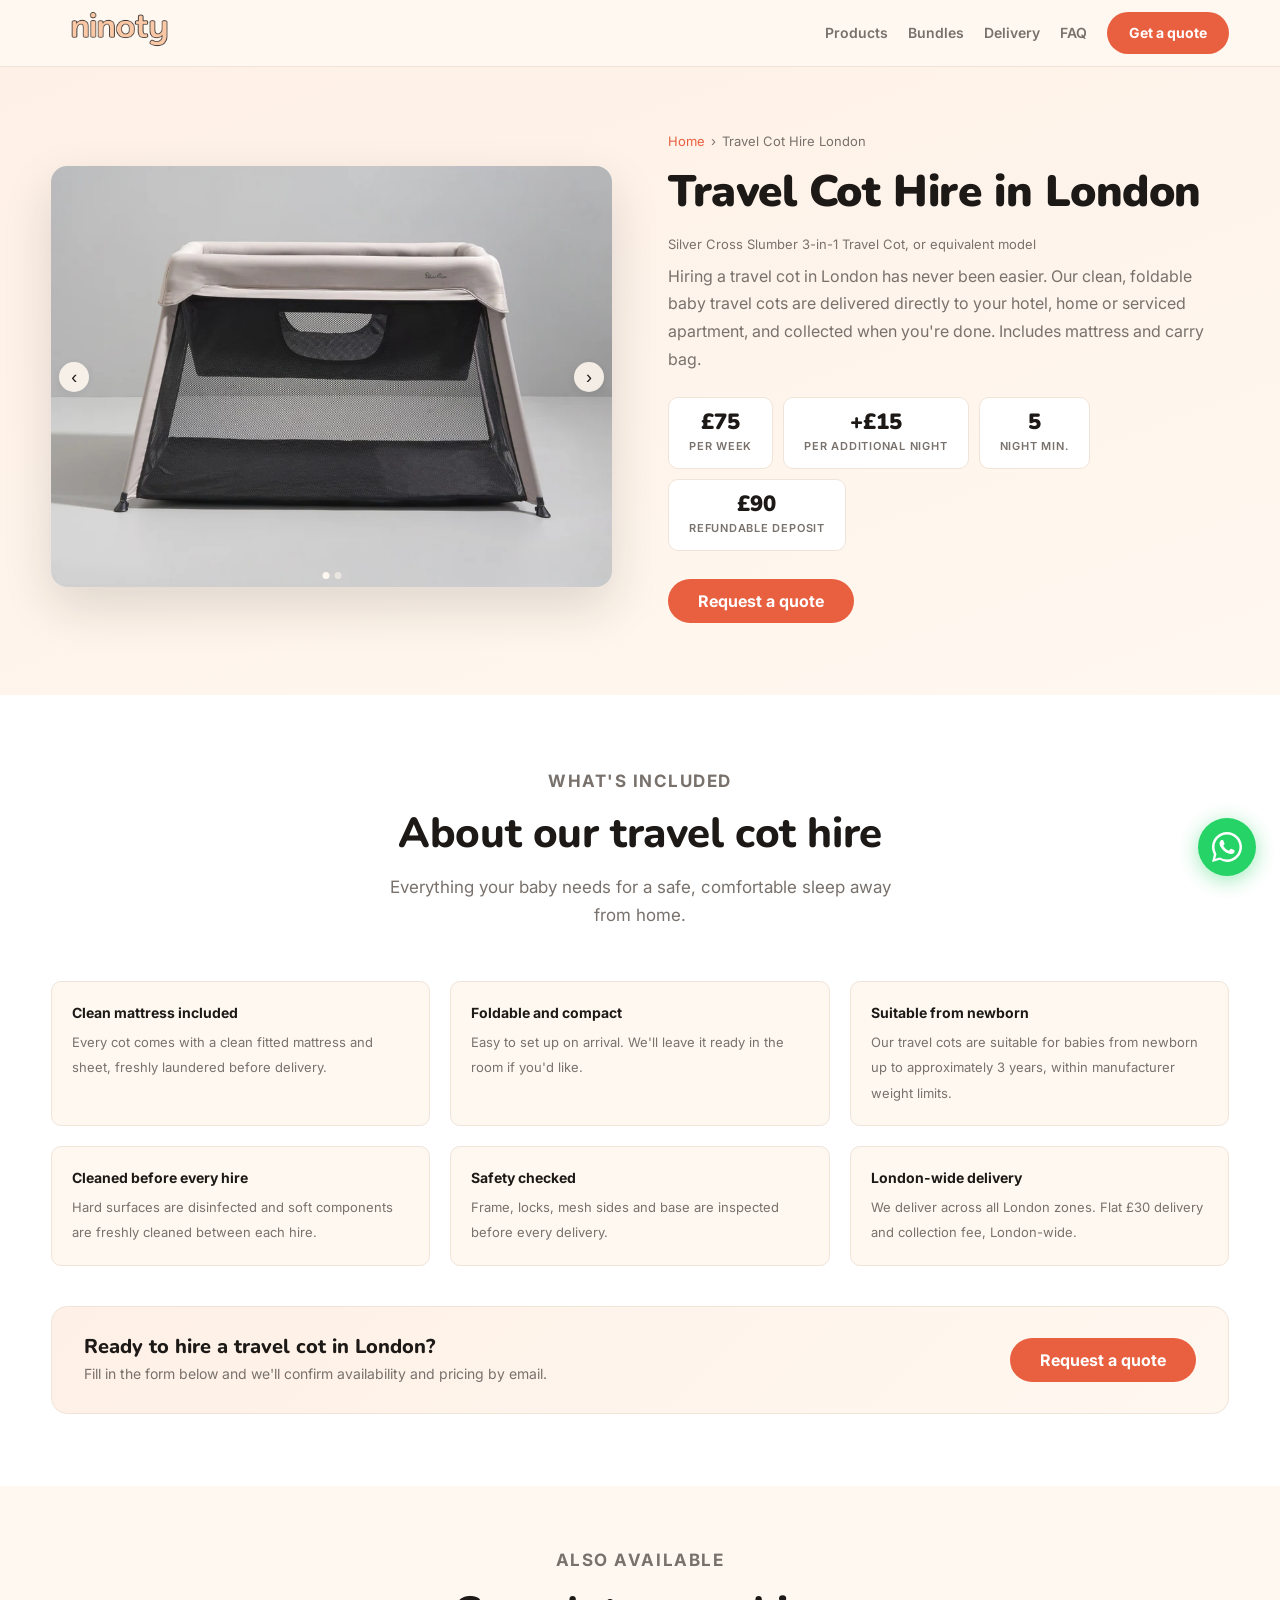
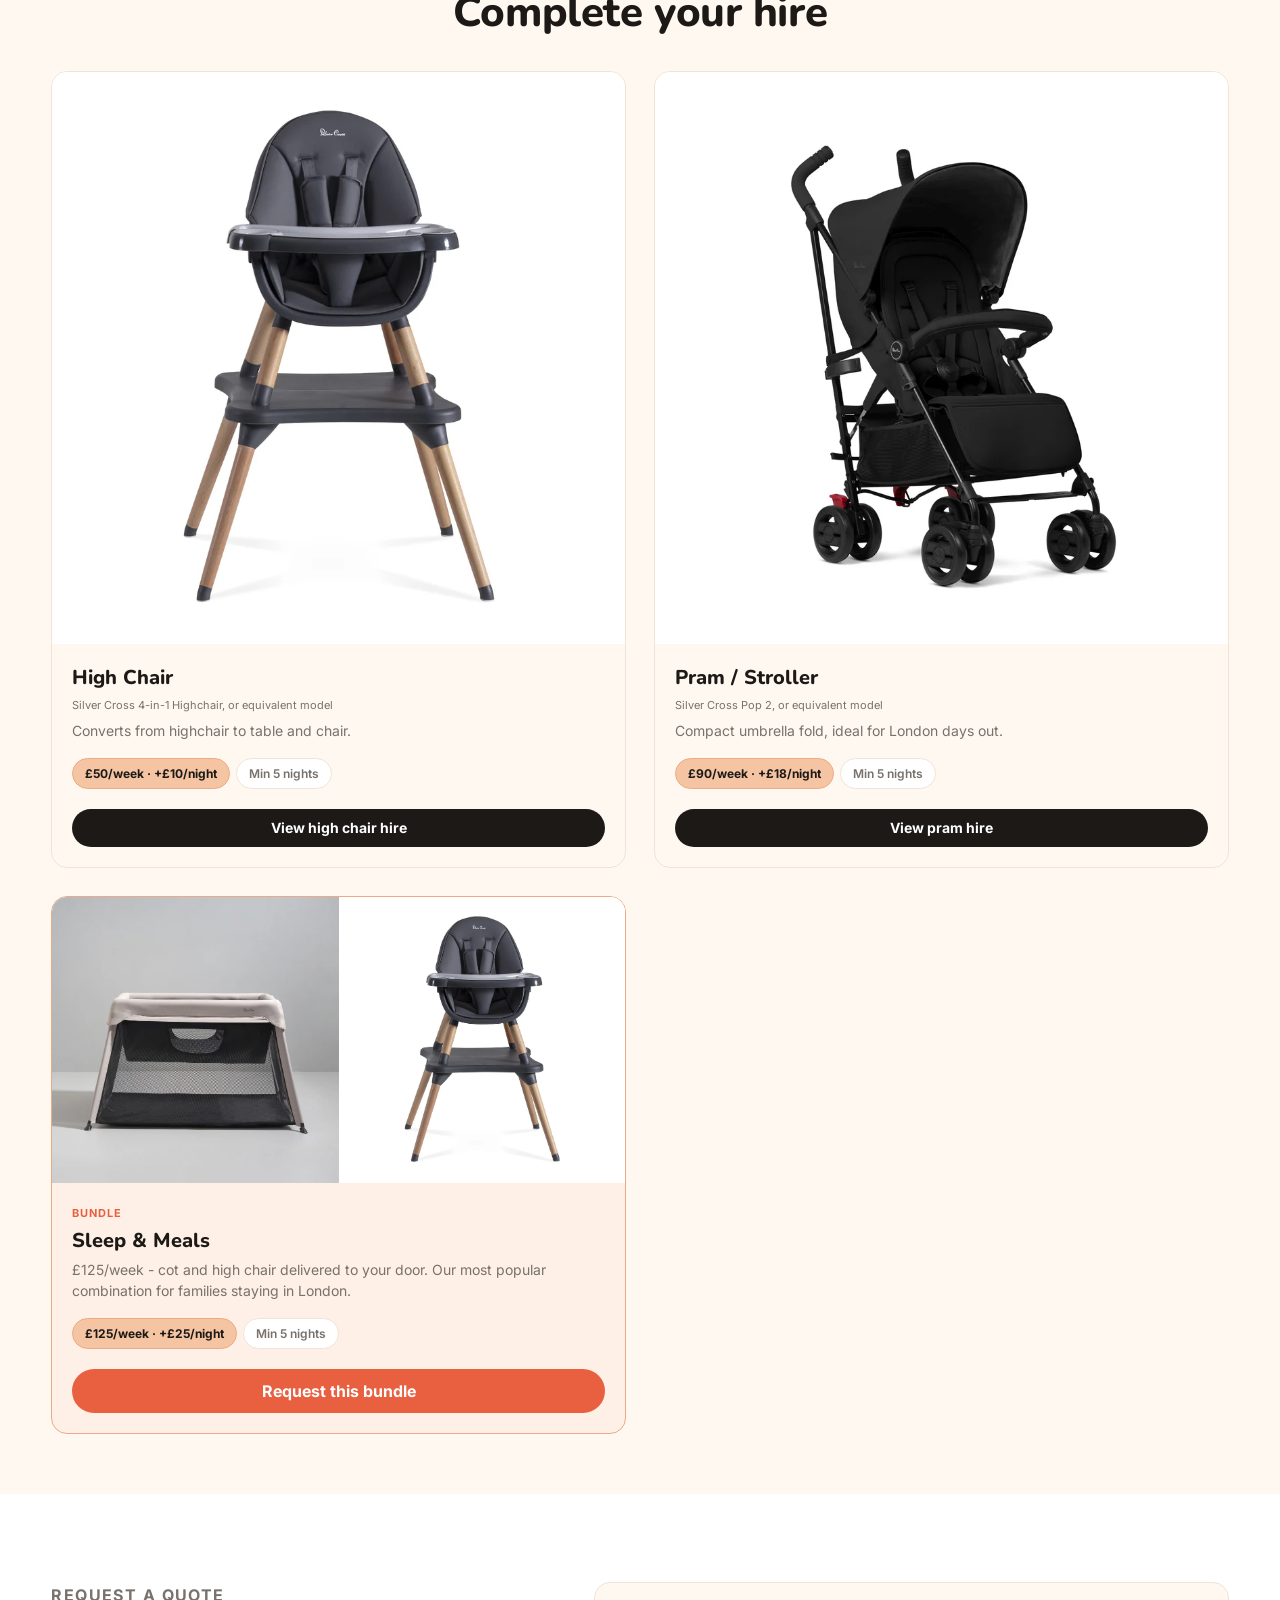
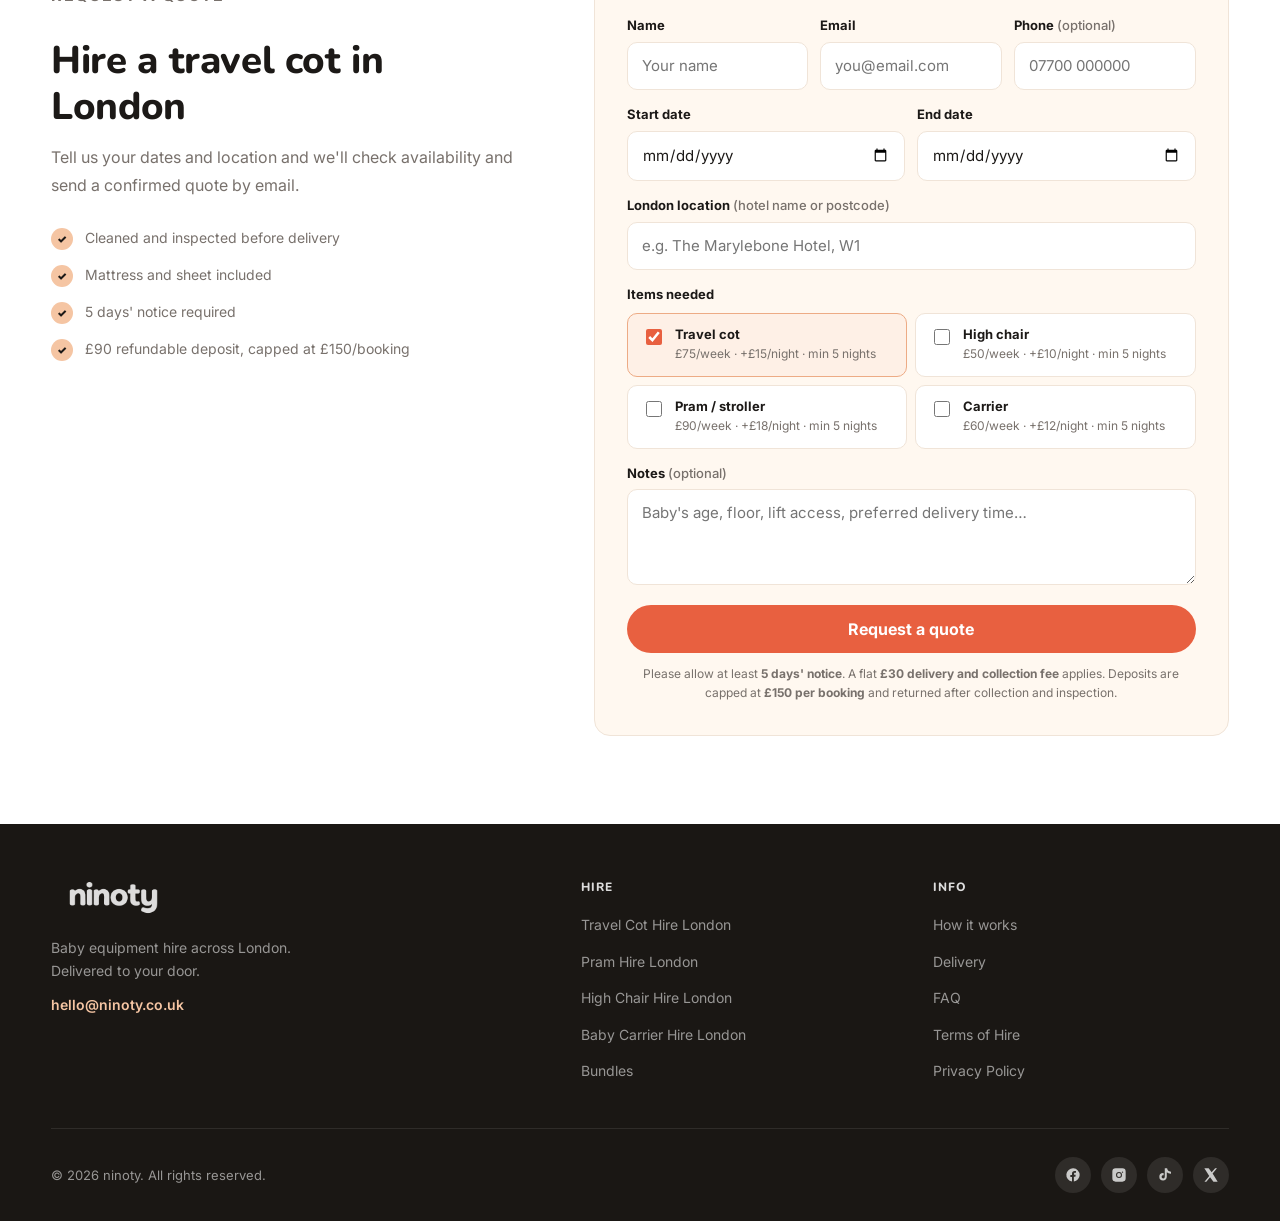
<file: travel-cot-hire-london.html>
<!doctype html>
<html lang="en">
<head>
  <meta charset="utf-8" />
  <meta name="viewport" content="width=device-width, initial-scale=1" />

  <!-- SEO -->
  <title>Travel Cot Hire London | Baby Cot Rental Delivered to Your Door | Ninoty</title>
  <meta name="description" content="Travel cot hire in London from £15/night. Clean, foldable Silver Cross Slumber 3-in-1 travel cot delivered and collected across London. Mattress and carry bag included. Request a quote." />

  <!-- Open Graph -->
  <meta property="og:title" content="Travel Cot Hire London | Baby Cot Rental Delivered to Your Door | Ninoty" />
  <meta property="og:description" content="Travel cot hire in London from £15/night. Clean, foldable Silver Cross Slumber 3-in-1 travel cot delivered and collected across London. Mattress and carry bag included. Request a quote." />
  <meta property="og:type" content="website" />
  <meta property="og:url" content="https://ninoty.co.uk/travel-cot-hire-london.html" />
  <meta property="og:image" content="https://ninoty.co.uk/images/hero.jpg" />
  <meta property="og:site_name" content="Ninoty" />
  <link rel="canonical" href="https://ninoty.co.uk/travel-cot-hire-london.html" />

  <!-- Favicon -->
  <link rel="icon" href="/favicon.ico" sizes="any" />
  <link rel="icon" type="image/png" sizes="32x32" href="/favicon-32x32.png" />
  <link rel="apple-touch-icon" href="/apple-touch-icon.png" />

  <!-- Google Fonts -->
  <link rel="preconnect" href="https://fonts.googleapis.com" />
  <link rel="preconnect" href="https://fonts.gstatic.com" crossorigin />
  <link href="https://fonts.googleapis.com/css2?family=Nunito:wght@400;600;700;800;900&family=Inter:wght@400;500;600;700&display=swap" rel="stylesheet" />

  <link rel="stylesheet" href="styles.css" />

  <!-- Google Analytics -->
  <script async src="https://www.googletagmanager.com/gtag/js?id=G-P8EN81XBQ0"></script>
  <script>
    window.dataLayer = window.dataLayer || [];
    function gtag(){dataLayer.push(arguments);}
    gtag('js', new Date());
    gtag('config', 'G-P8EN81XBQ0');
  </script>
</head>

<body>

  <!-- NAV -->
  <nav class="nav">
    <div class="container nav-inner">
      <a href="/" class="nav-logo" aria-label="Ninoty home">
        <img src="images/ninoty-logo.png" alt="ninoty" />
      </a>
      <ul class="nav-links" id="nav-links">
        <li><a href="/#products">Products</a></li>
        <li><a href="/#bundles">Bundles</a></li>
        <li><a href="/#delivery">Delivery</a></li>
        <li><a href="/#faq">FAQ</a></li>
        <li><a href="#quote" class="nav-cta">Get a quote</a></li>
      </ul>
      <button class="nav-toggle" id="nav-toggle" aria-label="Open menu" aria-expanded="false">
        <svg width="24" height="24" viewBox="0 0 24 24" fill="none" stroke="currentColor" stroke-width="2" stroke-linecap="round">
          <line x1="4" y1="7" x2="20" y2="7"/><line x1="4" y1="12" x2="20" y2="12"/><line x1="4" y1="17" x2="20" y2="17"/>
        </svg>
      </button>
    </div>
  </nav>

  <!-- PAGE HERO -->
  <section class="page-hero">
    <div class="container">
      <div class="page-hero-inner">
        <div class="page-hero-img">
          <div class="carousel" data-carousel>
            <div class="carousel-slides">
              <img src="images/products/cot-1.webp" alt="Silver Cross Slumber 3-in-1 travel cot hire London" style="object-position: center 80%;" />
              <img src="images/products/cot-2.webp" alt="Silver Cross Slumber travel cot folded with carry bag" style="object-position: center 80%;" />
            </div>
            <button class="carousel-btn carousel-prev" aria-label="Previous image">&#8249;</button>
            <button class="carousel-btn carousel-next" aria-label="Next image">&#8250;</button>
            <div class="carousel-dots">
              <button class="carousel-dot active" aria-label="Image 1"></button>
              <button class="carousel-dot" aria-label="Image 2"></button>
            </div>
          </div>
        </div>
        <div class="page-hero-content">
          <nav class="breadcrumb" aria-label="Breadcrumb">
            <a href="/">Home</a>
            <span aria-hidden="true">›</span>
            <span>Travel Cot Hire London</span>
          </nav>
          <h1>Travel Cot Hire in London</h1>
          <p class="product-model-sub" style="font-size:13px; color:var(--muted); margin-bottom:8px;">Silver Cross Slumber 3-in-1 Travel Cot, or equivalent model</p>
          <p>Hiring a travel cot in London has never been easier. Our clean, foldable baby travel cots are delivered directly to your hotel, home or serviced apartment, and collected when you're done. Includes mattress and carry bag.</p>
          <div class="pricing-cards">
            <div class="pricing-card">
              <span class="value">£75</span>
              <span class="label">per week</span>
            </div>
            <div class="pricing-card">
              <span class="value">+£15</span>
              <span class="label">per additional night</span>
            </div>
            <div class="pricing-card">
              <span class="value">5</span>
              <span class="label">night min.</span>
            </div>
            <div class="pricing-card">
              <span class="value">£90</span>
              <span class="label">refundable deposit</span>
            </div>
          </div>
          <a href="#quote" class="btn-primary">Request a quote</a>
        </div>
      </div>
    </div>
  </section>

  <!-- FEATURES -->
  <section class="product-features">
    <div class="container">
      <div class="section-header">
        <p class="section-eyebrow">What's included</p>
        <h2>About our travel cot hire</h2>
        <p>Everything your baby needs for a safe, comfortable sleep away from home.</p>
      </div>

      <div class="features-grid">
        <div class="feature-item">
          <strong>Clean mattress included</strong>
          <span>Every cot comes with a clean fitted mattress and sheet, freshly laundered before delivery.</span>
        </div>
        <div class="feature-item">
          <strong>Foldable and compact</strong>
          <span>Easy to set up on arrival. We'll leave it ready in the room if you'd like.</span>
        </div>
        <div class="feature-item">
          <strong>Suitable from newborn</strong>
          <span>Our travel cots are suitable for babies from newborn up to approximately 3 years, within manufacturer weight limits.</span>
        </div>
        <div class="feature-item">
          <strong>Cleaned before every hire</strong>
          <span>Hard surfaces are disinfected and soft components are freshly cleaned between each hire.</span>
        </div>
        <div class="feature-item">
          <strong>Safety checked</strong>
          <span>Frame, locks, mesh sides and base are inspected before every delivery.</span>
        </div>
        <div class="feature-item">
          <strong>London-wide delivery</strong>
          <span>We deliver across all London zones. Flat £30 delivery and collection fee, London-wide.</span>
        </div>
      </div>

      <div class="product-cta-bar">
        <div>
          <h3>Ready to hire a travel cot in London?</h3>
          <p>Fill in the form below and we'll confirm availability and pricing by email.</p>
        </div>
        <a href="#quote" class="btn-primary">Request a quote</a>
      </div>
    </div>
  </section>

  <!-- RELATED PRODUCTS -->
  <section style="padding: 60px 0; background: var(--cream);">
    <div class="container">
      <div class="section-header" style="margin-bottom: 32px;">
        <p class="section-eyebrow">Also available</p>
        <h2>Complete your hire</h2>
      </div>
      <div class="product-grid">
        <article class="product-card">
          <div class="product-img">
            <img src="images/products/highchair-1.webp" alt="High chair hire London" loading="lazy" />
          </div>
          <div class="product-body">
            <h3 class="product-name">High Chair</h3>
            <p class="product-model-sub">Silver Cross 4-in-1 Highchair, or equivalent model</p>
            <p class="product-desc">Converts from highchair to table and chair.</p>
            <div class="product-chips">
              <span class="chip chip-price">£50/week · +£10/night</span>
              <span class="chip">Min 5 nights</span>
            </div>
            <a href="high-chair-hire-london.html" class="btn-dark">View high chair hire</a>
          </div>
        </article>
        <article class="product-card">
          <div class="product-img">
            <img src="images/products/pram-1.webp" alt="Pram hire London" loading="lazy" />
          </div>
          <div class="product-body">
            <h3 class="product-name">Pram / Stroller</h3>
            <p class="product-model-sub">Silver Cross Pop 2, or equivalent model</p>
            <p class="product-desc">Compact umbrella fold, ideal for London days out.</p>
            <div class="product-chips">
              <span class="chip chip-price">£90/week · +£18/night</span>
              <span class="chip">Min 5 nights</span>
            </div>
            <a href="pram-hire-london.html" class="btn-dark">View pram hire</a>
          </div>
        </article>
        <article class="product-card" style="background: var(--peach-light); border-color: var(--peach-mid);">
          <div class="bundle-img-split">
            <img src="images/products/cot-1.webp" alt="Travel cot" loading="lazy" />
            <img src="images/products/highchair-1.webp" alt="High chair" loading="lazy" />
          </div>
          <div class="product-body">
            <span class="section-eyebrow" style="display:block; margin-bottom: 6px;">Bundle</span>
            <h3 class="product-name">Sleep &amp; Meals</h3>
            <p class="product-desc">£125/week - cot and high chair delivered to your door. Our most popular combination for families staying in London.</p>
            <div class="product-chips">
              <span class="chip chip-price">£125/week · +£25/night</span>
              <span class="chip">Min 5 nights</span>
            </div>
            <a href="#quote" class="btn-primary" style="display:block; text-align:center; margin-top: auto;" data-check-items="Travel cot,High chair">Request this bundle</a>
          </div>
        </article>
      </div>
    </div>
  </section>

  <!-- QUOTE FORM -->
  <section class="quote-section" id="quote">
    <div class="container">
      <div class="quote-wrapper">
        <div class="quote-aside">
          <p class="section-eyebrow">Request a quote</p>
          <h2>Hire a travel cot in London</h2>
          <p>Tell us your dates and location and we'll check availability and send a confirmed quote by email.</p>
          <ul class="quote-trust-list">
            <li><span class="qtl-check">✓</span> Cleaned and inspected before delivery</li>
            <li><span class="qtl-check">✓</span> Mattress and sheet included</li>
            <li><span class="qtl-check">✓</span> 5 days' notice required</li>
            <li><span class="qtl-check">✓</span> £90 refundable deposit, capped at £150/booking</li>
          </ul>
        </div>

        <div class="quote-form-box">
          <form
            id="quote-form"
            name="quote-request"
            method="POST"
            data-netlify="true"
            netlify-honeypot="bot-field"
          >
            <input type="hidden" name="form-name" value="quote-request" />
            <p class="hp-field"><label>Don't fill this out: <input name="bot-field" tabindex="-1" /></label></p>

            <div class="form-row-3">
              <div class="form-group">
                <label for="f-name">Name</label>
                <input type="text" id="f-name" name="Name" autocomplete="name" required placeholder="Your name" />
              </div>
              <div class="form-group">
                <label for="f-email">Email</label>
                <input type="email" id="f-email" name="Email" autocomplete="email" required placeholder="you@email.com" />
              </div>
              <div class="form-group">
                <label for="f-phone">Phone <span style="font-weight:500;color:var(--muted)">(optional)</span></label>
                <input type="tel" id="f-phone" name="Phone" autocomplete="tel" placeholder="07700 000000" />
              </div>
            </div>

            <div class="form-row">
              <div class="form-group">
                <label for="f-start">Start date</label>
                <input type="date" id="f-start" name="Start date" required />
              </div>
              <div class="form-group">
                <label for="f-end">End date</label>
                <input type="date" id="f-end" name="End date" required />
              </div>
            </div>

            <div class="form-group">
              <label for="f-location">London location <span style="font-weight:500;color:var(--muted)">(hotel name or postcode)</span></label>
              <input type="text" id="f-location" name="Location" required placeholder="e.g. The Marylebone Hotel, W1" />
            </div>

            <p class="form-checks-label">Items needed</p>
            <div class="form-checks">
              <label class="form-check">
                <input type="checkbox" name="Items" value="Travel cot" data-min-nights="5" id="cb-cot" />
                <span class="form-check-text">
                  <strong>Travel cot</strong>
                  <span>£75/week · +£15/night · min 5 nights</span>
                </span>
              </label>
              <label class="form-check">
                <input type="checkbox" name="Items" value="High chair" data-min-nights="5" />
                <span class="form-check-text">
                  <strong>High chair</strong>
                  <span>£50/week · +£10/night · min 5 nights</span>
                </span>
              </label>
              <label class="form-check">
                <input type="checkbox" name="Items" value="Pram / stroller" data-min-nights="5" />
                <span class="form-check-text">
                  <strong>Pram / stroller</strong>
                  <span>£90/week · +£18/night · min 5 nights</span>
                </span>
              </label>
              <label class="form-check">
                <input type="checkbox" name="Items" value="Carrier" data-min-nights="5" />
                <span class="form-check-text">
                  <strong>Carrier</strong>
                  <span>£60/week · +£12/night · min 5 nights</span>
                </span>
              </label>
            </div>

            <div class="form-group">
              <label for="f-notes">Notes <span style="font-weight:500;color:var(--muted)">(optional)</span></label>
              <textarea id="f-notes" name="Notes" rows="3" placeholder="Baby's age, floor, lift access, preferred delivery time…"></textarea>
            </div>

            <button type="submit" class="form-submit">Request a quote</button>

            <div class="success-message" id="success-msg" role="alert">
              🎉 Thanks! We've received your request and will follow up by email shortly.
            </div>

            <p class="form-note">
              Please allow at least <strong>5 days' notice</strong>. A flat <strong>£30 delivery and collection fee</strong> applies. Deposits are capped at <strong>£150 per booking</strong> and returned after collection and inspection.
            </p>
          </form>
        </div>
      </div>
    </div>
  </section>

  <!-- FOOTER -->
  <footer class="footer">
    <div class="container">
      <div class="footer-top">
        <div class="footer-brand">
          <a href="/" aria-label="Ninoty home"><img src="images/ninoty-logo.png" alt="ninoty" /></a>
          <p>Baby equipment hire across London. Delivered to your door.</p>
          <a href="mailto:hello@ninoty.co.uk" class="footer-email">hello@ninoty.co.uk</a>
        </div>
        <div class="footer-col">
          <h4>Hire</h4>
          <ul class="footer-links">
            <li><a href="travel-cot-hire-london.html">Travel Cot Hire London</a></li>
            <li><a href="pram-hire-london.html">Pram Hire London</a></li>
            <li><a href="high-chair-hire-london.html">High Chair Hire London</a></li>
            <li><a href="carrier-hire-london.html">Baby Carrier Hire London</a></li>
            <li><a href="index.html#bundles">Bundles</a></li>
          </ul>
        </div>
        <div class="footer-col">
          <h4>Info</h4>
          <ul class="footer-links">
            <li><a href="index.html#how">How it works</a></li>
            <li><a href="index.html#delivery">Delivery</a></li>
            <li><a href="index.html#faq">FAQ</a></li>
            <li><a href="terms.html">Terms of Hire</a></li>
            <li><a href="privacy.html">Privacy Policy</a></li>
          </ul>
        </div>
      </div>
      <div class="footer-bottom">
        <span>© 2026 ninoty. All rights reserved.</span>
        <div class="footer-social">
          <a href="https://facebook.com/profile.php?id=61586618325256" target="_blank" rel="noopener noreferrer" aria-label="Facebook"><svg viewBox="0 0 24 24" aria-hidden="true"><path d="M22 12a10 10 0 1 0-11.5 9.9v-7H8v-2.9h2.5V9.8c0-2.5 1.5-3.9 3.8-3.9 1.1 0 2.2.2 2.2.2v2.4h-1.3c-1.2 0-1.6.7-1.6 1.5v1.8H16l-.4 2.9h-2.3v7A10 10 0 0 0 22 12z"/></svg></a>
          <a href="https://instagram.com/ninotybaby/" target="_blank" rel="noopener noreferrer" aria-label="Instagram"><svg viewBox="0 0 24 24" aria-hidden="true"><path d="M7 2h10a5 5 0 0 1 5 5v10a5 5 0 0 1-5 5H7a5 5 0 0 1-5-5V7a5 5 0 0 1 5-5zm5 5.5a4.5 4.5 0 1 0 0 9 4.5 4.5 0 0 0 0-9zm0 7.4a2.9 2.9 0 1 1 0-5.8 2.9 2.9 0 0 1 0 5.8zM17.3 6.7a1 1 0 1 0 0 2 1 1 0 0 0 0-2z"/></svg></a>
          <a href="https://tiktok.com/@ninotybaby" target="_blank" rel="noopener noreferrer" aria-label="TikTok"><svg viewBox="0 0 24 24" aria-hidden="true"><path d="M12.004 2h3.188c.083.74.315 1.458.682 2.104a5.66 5.66 0 0 0 2.567 2.42c.75.348 1.55.53 2.56.553v3.19c-1.318.045-2.61-.21-3.807-.74a8.73 8.73 0 0 1-2.502-1.62v6.83c0 3.09-2.502 5.6-5.59 5.6a5.59 5.59 0 0 1 0-11.18c.29 0 .57.025.84.075v3.27a2.38 2.38 0 1 0 1.72 2.28V2z"/></svg></a>
          <a href="https://x.com/ninotybaby" target="_blank" rel="noopener noreferrer" aria-label="X (Twitter)"><svg viewBox="0 0 24 24" aria-hidden="true"><path d="M18.2 2H21l-6.6 7.6L22 22h-6.4l-5-6.6L5 22H2.2l7.2-8.4L2 2h6.5l4.5 6L18.2 2z"/></svg></a>
        </div>
      </div>
    </div>
  </footer>

  <!-- WhatsApp Float Button -->
  <a href="https://wa.me/447940755719" class="whatsapp-float" target="_blank" rel="noopener noreferrer" aria-label="Contact us on WhatsApp">
    <svg viewBox="0 0 24 24" aria-hidden="true"><path d="M17.472 14.382c-.297-.149-1.758-.867-2.03-.967-.273-.099-.471-.148-.67.15-.197.297-.767.966-.94 1.164-.173.199-.347.223-.644.075-.297-.15-1.255-.463-2.39-1.475-.883-.788-1.48-1.761-1.653-2.059-.173-.297-.018-.458.13-.606.134-.133.298-.347.446-.52.149-.174.198-.298.298-.497.099-.198.05-.371-.025-.52-.075-.149-.669-1.612-.916-2.207-.242-.579-.487-.5-.669-.51-.173-.008-.371-.01-.57-.01-.198 0-.52.074-.792.372-.272.297-1.04 1.016-1.04 2.479 0 1.462 1.065 2.875 1.213 3.074.149.198 2.096 3.2 5.077 4.487.709.306 1.262.489 1.694.625.712.227 1.36.195 1.871.118.571-.085 1.758-.719 2.006-1.413.248-.694.248-1.289.173-1.413-.074-.124-.272-.198-.57-.347z"/><path d="M12 0C5.373 0 0 5.373 0 12c0 2.126.553 4.122 1.523 5.862L.057 23.928l6.235-1.635A11.945 11.945 0 0 0 12 24c6.627 0 12-5.373 12-12S18.627 0 12 0zm0 22c-1.891 0-3.659-.5-5.191-1.374l-.372-.22-3.862 1.013 1.032-3.768-.242-.387A9.959 9.959 0 0 1 2 12C2 6.477 6.477 2 12 2s10 4.477 10 10-4.477 10-10 10z"/></svg>
  </a>

  <script>
  (function(){
    // Nav toggle
    var toggle = document.getElementById('nav-toggle');
    var links = document.getElementById('nav-links');
    if(toggle && links){
      toggle.addEventListener('click', function(){
        var open = links.classList.toggle('open');
        toggle.setAttribute('aria-expanded', open ? 'true' : 'false');
      });
    }
    // Pre-check travel cot
    var cotCb = document.getElementById('cb-cot');
    if(cotCb) cotCb.checked = true;

    // Bundle multi-check
    document.querySelectorAll('[data-check-items]').forEach(function(btn){
      btn.addEventListener('click', function(e){
        e.preventDefault();
        var items = btn.getAttribute('data-check-items').split(',');
        document.querySelectorAll('input[name="Items"]').forEach(function(cb){ cb.checked = false; });
        items.forEach(function(val){
          val = val.trim();
          var cb = document.querySelector('input[name="Items"][value="'+val+'"]');
          if(cb){ cb.checked = true; cb.dispatchEvent(new Event('change')); }
        });
        var quote = document.getElementById('quote');
        if(quote) quote.scrollIntoView({ behavior: 'smooth' });
      });
    });

    // Date logic
    var startInput = document.getElementById('f-start');
    var endInput = document.getElementById('f-end');
    var itemChecks = Array.from(document.querySelectorAll('input[name="Items"][type="checkbox"]'));
    function pad(n){return String(n).padStart(2,'0');}
    function toYMD(d){return d.getFullYear()+'-'+pad(d.getMonth()+1)+'-'+pad(d.getDate());}
    function addDays(ymd,days){var d=new Date(ymd+'T00:00:00');d.setDate(d.getDate()+days);return toYMD(d);}
    if(startInput && endInput){
      var now = new Date();
      var minStart = new Date(now.getTime() + 5*24*60*60*1000);
      startInput.min = toYMD(minStart);
      function getMinNights(){var c=itemChecks.filter(function(i){return i.checked;});if(!c.length)return 1;return Math.max.apply(null,c.map(function(i){return Number(i.dataset.minNights||1);}));}
      function updateEndMin(){var mn=getMinNights();var base=startInput.value||toYMD(minStart);var me=addDays(base,mn);endInput.min=me;if(endInput.value&&endInput.value<me)endInput.value='';}
      updateEndMin();
      startInput.addEventListener('change',updateEndMin);
      itemChecks.forEach(function(cb){cb.addEventListener('change',updateEndMin);});
      endInput.addEventListener('focus',function(){if(!startInput.value)startInput.focus();});
    }
    // AJAX submit
    var form = document.getElementById('quote-form');
    var successMsg = document.getElementById('success-msg');
    if(form){
      form.addEventListener('submit',function(e){
        e.preventDefault();
        if(!form.reportValidity()) return;
        var anyChecked = itemChecks.some(function(cb){return cb.checked;});
        if(!anyChecked){alert('Please select at least one item.');return;}
        var btn = form.querySelector('.form-submit');
        btn.disabled=true; btn.textContent='Sending…';
        fetch('/',{method:'POST',headers:{'Content-Type':'application/x-www-form-urlencoded'},body:new URLSearchParams(new FormData(form)).toString()})
        .then(function(r){if(r.ok){form.reset();cotCb.checked=true;updateEndMin();btn.disabled=false;btn.textContent='Request a quote';if(successMsg){successMsg.style.display='block';successMsg.scrollIntoView({behavior:'smooth',block:'nearest'});}}else{throw new Error();}})
        .catch(function(){btn.disabled=false;btn.textContent='Request a quote';alert('Something went wrong. Please email hello@ninoty.co.uk');});
      });
    }
  })();
  </script>
  <script>
  (function(){
    document.querySelectorAll('[data-carousel]').forEach(function(carousel){
      var slides=carousel.querySelector('.carousel-slides');
      var imgs=slides.querySelectorAll('img');
      var dots=carousel.querySelectorAll('.carousel-dot');
      var total=imgs.length;var current=0;
      function goTo(n){current=(n+total)%total;slides.style.transform='translateX(-'+(current*100)+'%)';dots.forEach(function(d,i){d.classList.toggle('active',i===current);});}
      var prev=carousel.querySelector('.carousel-prev');var next=carousel.querySelector('.carousel-next');
      if(prev)prev.addEventListener('click',function(e){e.stopPropagation();goTo(current-1);});
      if(next)next.addEventListener('click',function(e){e.stopPropagation();goTo(current+1);});
      dots.forEach(function(d,i){d.addEventListener('click',function(e){e.stopPropagation();goTo(i);});});
    });
  })();
  </script>
</body>
</html>
</file>
<file: styles.css>
/* ============================================================
   NINOTY — Baby Equipment Hire London
   Complete Redesign — styles.css
   ============================================================ */

/* --- Variables -------------------------------------------- */
:root {
  --cream:       #FFF8F0;
  --peach:       #F5C5A3;
  --peach-light: #FEF0E6;
  --peach-mid:   #EDAB85;
  --coral:       #E86040;
  --coral-dark:  #C94E30;
  --charcoal:    #1C1917;
  --muted:       #78716C;
  --border:      #F0E4D8;
  --card:        #FFFFFF;
  --shadow-sm:   0 2px 8px rgba(28,25,23,0.07);
  --shadow-md:   0 8px 24px rgba(28,25,23,0.10);
  --shadow-lg:   0 20px 50px rgba(28,25,23,0.14);
  --r:           16px;
  --r-sm:        10px;
  --max:         1200px;
}

/* --- Reset & Base ----------------------------------------- */
*, *::before, *::after { box-sizing: border-box; }
html { scroll-behavior: smooth; }
body {
  margin: 0;
  background: var(--cream);
  color: var(--charcoal);
  font-family: 'Inter', ui-sans-serif, system-ui, -apple-system, sans-serif;
  font-size: 16px;
  line-height: 1.6;
  overflow-x: hidden;
}
a { color: inherit; text-decoration: none; }
a:hover { opacity: 0.82; }
img { max-width: 100%; display: block; }
h1, h2, h3, h4 {
  font-family: 'Nunito', 'Inter', sans-serif;
  font-weight: 800;
  line-height: 1.2;
  margin: 0;
}
p { margin: 0; }
ul, ol { margin: 0; padding-left: 1.3em; }

.container {
  width: min(var(--max), 92vw);
  margin-inline: auto;
}

/* --- NAVIGATION ------------------------------------------- */
.nav {
  position: sticky;
  top: 0;
  z-index: 100;
  background: rgba(255,248,240,0.94);
  backdrop-filter: blur(14px);
  -webkit-backdrop-filter: blur(14px);
  border-bottom: 1px solid var(--border);
}
.nav-inner {
  display: flex;
  align-items: center;
  justify-content: space-between;
  gap: 16px;
  padding: 10px 0;
}
.nav-logo img { height: 46px; width: auto; }
.nav-links {
  display: flex;
  gap: 20px;
  font-size: 14px;
  font-weight: 600;
  color: var(--muted);
  list-style: none;
  padding: 0;
  margin: 0;
  align-items: center;
}
.nav-links a { color: var(--muted); transition: color 0.15s; }
.nav-links a:hover { color: var(--charcoal); opacity: 1; }
.nav-cta {
  display: inline-flex;
  align-items: center;
  padding: 10px 22px;
  border-radius: 99px;
  background: var(--coral);
  color: #fff !important;
  font-weight: 700;
  font-size: 14px;
  white-space: nowrap;
  transition: background 0.2s, transform 0.15s;
  opacity: 1 !important;
}
.nav-cta:hover { background: var(--coral-dark) !important; transform: translateY(-1px); }
.nav-toggle {
  display: none;
  background: none;
  border: none;
  cursor: pointer;
  padding: 6px;
  color: var(--charcoal);
  line-height: 0;
}
@media (max-width: 820px) {
  .nav-links { display: none; }
  .nav-toggle { display: flex; }
  .nav-inner { position: relative; }
  .nav-links.open {
    display: flex;
    flex-direction: column;
    align-items: flex-start;
    position: absolute;
    top: calc(100% + 1px);
    left: 0; right: 0;
    background: var(--cream);
    border-bottom: 1px solid var(--border);
    padding: 16px 4vw 20px;
    gap: 14px;
    box-shadow: var(--shadow-md);
  }
  .nav-links.open .nav-cta { align-self: stretch; text-align: center; justify-content: center; }
}

/* --- HERO ------------------------------------------------- */
.hero {
  position: relative;
  min-height: 88vh;
  display: flex;
  align-items: center;
}
.hero-bg {
  position: absolute;
  inset: 0;
  background-image: url('images/hero.jpg');
  background-size: cover;
  background-position: center 42%;
  z-index: 0;
}
.hero-bg::after {
  content: '';
  position: absolute;
  inset: 0;
  background: linear-gradient(
    130deg,
    rgba(28,25,23,0.58) 0%,
    rgba(28,25,23,0.30) 60%,
    rgba(28,25,23,0.18) 100%
  );
}
.hero-content {
  position: relative;
  z-index: 1;
  padding: 80px 0 100px;
  max-width: 680px;
}
.hero-eyebrow {
  display: inline-block;
  background: rgba(245,197,163,0.22);
  border: 1px solid rgba(245,197,163,0.55);
  color: var(--peach);
  font-size: 12px;
  font-weight: 700;
  padding: 6px 14px;
  border-radius: 99px;
  margin-bottom: 22px;
  letter-spacing: 0.06em;
  text-transform: uppercase;
}
.hero h1 {
  font-family: 'Nunito', sans-serif;
  font-size: clamp(32px, 5vw, 60px);
  font-weight: 900;
  color: #fff;
  line-height: 1.08;
  margin-bottom: 20px;
  letter-spacing: -0.01em;
}
.hero-sub {
  font-size: clamp(16px, 2vw, 20px);
  color: rgba(255,255,255,0.87);
  margin-bottom: 36px;
  max-width: 480px;
  line-height: 1.55;
}
.hero-btns {
  display: flex;
  gap: 12px;
  flex-wrap: wrap;
}

/* --- BUTTONS ---------------------------------------------- */
.btn-primary {
  display: inline-flex;
  align-items: center;
  gap: 8px;
  padding: 14px 30px;
  border-radius: 99px;
  background: var(--coral);
  color: #fff;
  font-weight: 700;
  font-size: 16px;
  border: none;
  cursor: pointer;
  transition: background 0.2s, transform 0.15s;
  text-decoration: none;
  line-height: 1;
}
.btn-primary:hover { background: var(--coral-dark); opacity: 1; transform: translateY(-2px); }

.btn-outline {
  display: inline-flex;
  align-items: center;
  padding: 14px 30px;
  border-radius: 99px;
  background: transparent;
  color: #fff;
  font-weight: 700;
  font-size: 16px;
  border: 2px solid rgba(255,255,255,0.55);
  cursor: pointer;
  transition: border-color 0.2s, background 0.2s;
  text-decoration: none;
  line-height: 1;
}
.btn-outline:hover { border-color: #fff; background: rgba(255,255,255,0.08); opacity: 1; }

.btn-dark {
  display: inline-flex;
  align-items: center;
  justify-content: center;
  padding: 12px 24px;
  border-radius: 99px;
  background: var(--charcoal);
  color: #fff;
  font-weight: 700;
  font-size: 14px;
  border: none;
  cursor: pointer;
  transition: background 0.2s;
  text-decoration: none;
  line-height: 1;
}
.btn-dark:hover { background: #3c3530; opacity: 1; }

/* --- TRUST BAR -------------------------------------------- */
.trust-bar {
  background: var(--card);
  border-bottom: 1px solid var(--border);
}
.trust-bar-grid {
  display: grid;
  grid-template-columns: repeat(4, 1fr);
}
.trust-item {
  display: flex;
  flex-direction: column;
  align-items: center;
  gap: 10px;
  padding: 24px 12px;
  text-align: center;
  border-right: 1px solid var(--border);
}
.trust-item:last-child { border-right: none; }
.trust-icon {
  width: 44px;
  height: 44px;
  border-radius: 50%;
  background: var(--peach-light);
  display: grid;
  place-items: center;
  flex-shrink: 0;
}
.trust-icon svg {
  width: 22px;
  height: 22px;
  stroke: var(--coral);
  fill: none;
  stroke-width: 1.8;
  stroke-linecap: round;
  stroke-linejoin: round;
}
.trust-item strong {
  font-size: 13px;
  font-weight: 700;
  color: var(--charcoal);
  line-height: 1.35;
}
@media (max-width: 640px) {
  .trust-bar-grid { grid-template-columns: 1fr 1fr; }
  .trust-item:nth-child(2) { border-right: none; }
  .trust-item:nth-child(3) { border-top: 1px solid var(--border); }
  .trust-item:nth-child(4) { border-top: 1px solid var(--border); border-right: none; }
}

/* --- SECTION HEADER --------------------------------------- */
.section-header {
  text-align: center;
  margin-bottom: 52px;
}
.section-eyebrow {
  display: inline-block;
  font-size: 11px;
  font-weight: 700;
  letter-spacing: 0.09em;
  text-transform: uppercase;
  color: var(--coral);
  margin-bottom: 14px;
}
.section-header h2 {
  font-family: 'Nunito', sans-serif;
  font-size: clamp(26px, 4vw, 42px);
  color: var(--charcoal);
  margin-bottom: 14px;
  letter-spacing: -0.01em;
}
.section-header p {
  color: var(--muted);
  font-size: 17px;
  max-width: 520px;
  margin-inline: auto;
  line-height: 1.65;
}

/* --- HOW IT WORKS ----------------------------------------- */
.how { padding: 88px 0; background: var(--cream); }
.steps {
  display: grid;
  grid-template-columns: repeat(3, 1fr);
  gap: 40px;
  position: relative;
}
.steps::before {
  content: '';
  position: absolute;
  top: 35px;
  left: calc(16.66% + 8px);
  right: calc(16.66% + 8px);
  height: 2px;
  background: linear-gradient(90deg, var(--peach), var(--peach-mid), var(--peach));
  z-index: 0;
}
.step {
  display: flex;
  flex-direction: column;
  align-items: center;
  text-align: center;
  position: relative;
  z-index: 1;
}
.step-num {
  width: 70px;
  height: 70px;
  border-radius: 50%;
  background: var(--peach);
  border: 3px solid var(--card);
  display: grid;
  place-items: center;
  font-family: 'Nunito', sans-serif;
  font-size: 26px;
  font-weight: 900;
  color: var(--charcoal);
  margin-bottom: 20px;
  box-shadow: 0 0 0 4px var(--peach-light), var(--shadow-sm);
}
.step h3 {
  font-family: 'Nunito', sans-serif;
  font-size: 18px;
  color: var(--charcoal);
  margin-bottom: 8px;
}
.step p { font-size: 14px; color: var(--muted); max-width: 200px; line-height: 1.6; }
@media (max-width: 640px) {
  .steps { grid-template-columns: 1fr; gap: 28px; }
  .steps::before { display: none; }
  .step { flex-direction: row; text-align: left; gap: 18px; align-items: flex-start; }
  .step-num { flex-shrink: 0; width: 56px; height: 56px; font-size: 22px; margin-bottom: 0; }
  .step p { max-width: none; }
}

/* --- PRODUCTS --------------------------------------------- */
.products { padding: 88px 0; background: var(--card); }
.product-grid {
  display: grid;
  grid-template-columns: repeat(2, 1fr);
  gap: 28px;
}
.product-card {
  background: var(--cream);
  border: 1px solid var(--border);
  border-radius: var(--r);
  overflow: hidden;
  transition: box-shadow 0.25s, transform 0.25s;
  display: flex;
  flex-direction: column;
}
.product-card:hover { box-shadow: var(--shadow-lg); transform: translateY(-4px); }
.product-img {
  overflow: hidden;
  background: var(--cream);
}
.product-img img {
  width: 100%;
  height: auto;
  display: block;
  transition: transform 0.45s ease;
}
.product-card:hover .product-img img { transform: scale(1.03); }
.product-body {
  padding: 22px 20px 20px;
  display: flex;
  flex-direction: column;
  flex: 1;
}
.product-name {
  font-family: 'Nunito', sans-serif;
  font-size: 20px;
  font-weight: 800;
  color: var(--charcoal);
  margin-bottom: 6px;
}
.product-desc {
  font-size: 14px;
  color: var(--muted);
  margin-bottom: 16px;
  line-height: 1.55;
}
.product-chips {
  display: flex;
  flex-wrap: wrap;
  gap: 6px;
  margin-bottom: 20px;
}
.chip {
  font-size: 12px;
  font-weight: 600;
  padding: 5px 12px;
  border-radius: 99px;
  border: 1px solid var(--border);
  background: var(--card);
  color: var(--muted);
}
.chip-price {
  background: var(--peach);
  border-color: var(--peach-mid);
  color: var(--charcoal);
  font-weight: 700;
}
.product-body .btn-dark { margin-top: auto; width: 100%; text-align: center; }
@media (max-width: 640px) {
  .product-grid { grid-template-columns: 1fr; gap: 20px; }
}

/* --- BUNDLES ---------------------------------------------- */
.bundles { padding: 88px 0; background: var(--cream); }
.bundle-grid {
  display: grid;
  grid-template-columns: repeat(2, 1fr);
  gap: 24px;
}
.bundle-card {
  background: var(--card);
  border: 1.5px solid var(--border);
  border-radius: var(--r);
  padding: 28px 24px 24px;
  position: relative;
  transition: box-shadow 0.2s, transform 0.2s;
  display: flex;
  flex-direction: column;
}
.bundle-card:hover { box-shadow: var(--shadow-md); transform: translateY(-2px); }
.bundle-card.featured {
  border-color: var(--peach-mid);
  background: linear-gradient(160deg, var(--peach-light) 0%, var(--card) 100%);
}
.bundle-badge {
  position: absolute;
  top: 18px;
  right: 18px;
  background: var(--coral);
  color: #fff;
  font-size: 11px;
  font-weight: 700;
  padding: 4px 10px;
  border-radius: 99px;
  letter-spacing: 0.03em;
}
.bundle-emoji { font-size: 36px; margin-bottom: 14px; line-height: 1; display: block; }
.bundle-name {
  font-family: 'Nunito', sans-serif;
  font-size: 22px;
  font-weight: 900;
  color: var(--charcoal);
  margin-bottom: 6px;
}
.bundle-items-label {
  font-size: 14px;
  color: var(--muted);
  margin-bottom: 18px;
}
.bundle-details {
  list-style: none;
  padding: 0;
  margin: 0;
  display: flex;
  flex-direction: column;
  gap: 8px;
}
.bundle-details li {
  font-size: 13px;
  color: var(--muted);
  display: flex;
  align-items: flex-start;
  gap: 8px;
  line-height: 1.45;
}
.bundle-details li::before {
  content: '✓';
  color: var(--coral);
  font-weight: 800;
  flex-shrink: 0;
  margin-top: 1px;
}
.bundle-price-block {
  margin-bottom: 16px;
}
.bundle-price {
  display: block;
  font-family: 'Nunito', sans-serif;
  font-size: 22px;
  font-weight: 900;
  color: var(--charcoal);
  line-height: 1.2;
}
.bundle-price-desc {
  display: block;
  font-size: 13px;
  color: var(--muted);
  margin-top: 3px;
  line-height: 1.45;
}
.bundle-details { flex: 1; }
.bundle-request-btn {
  display: block;
  width: 100%;
  text-align: center;
  margin-top: 20px;
  padding: 12px 20px;
  border-radius: 99px;
  background: var(--coral);
  color: #fff;
  font-weight: 700;
  font-size: 14px;
  font-family: inherit;
  border: none;
  cursor: pointer;
  transition: background 0.2s, transform 0.15s;
  text-decoration: none;
}
.bundle-request-btn:hover { background: var(--coral-dark); transform: translateY(-1px); opacity: 1; }
.bundle-img-split {
  display: grid;
  grid-template-columns: 1fr 1fr;
  overflow: hidden;
  background: var(--cream);
}
.bundle-img-split img {
  width: 100%;
  height: auto;
  display: block;
  object-fit: cover;
  background: var(--cream);
}
@media (max-width: 640px) { .bundle-grid { grid-template-columns: 1fr; } }

/* --- DELIVERY --------------------------------------------- */
.delivery { padding: 88px 0; background: var(--card); }
.delivery-grid {
  display: grid;
  grid-template-columns: 1fr 1fr;
  gap: 64px;
  align-items: start;
}
.delivery-text h2 {
  font-family: 'Nunito', sans-serif;
  font-size: clamp(24px, 3vw, 38px);
  color: var(--charcoal);
  margin-bottom: 14px;
  letter-spacing: -0.01em;
}
.delivery-text p {
  color: var(--muted);
  margin-bottom: 28px;
  font-size: 16px;
  line-height: 1.72;
}
.zones-list {
  display: flex;
  flex-wrap: wrap;
  gap: 8px;
  margin-bottom: 32px;
}
.zone-tag {
  padding: 7px 16px;
  border-radius: 99px;
  background: var(--peach);
  color: var(--charcoal);
  font-size: 13px;
  font-weight: 700;
}
.delivery-features {
  display: grid;
  grid-template-columns: 1fr;
  gap: 14px;
}
.delivery-feature {
  display: flex;
  gap: 14px;
  align-items: flex-start;
  background: var(--cream);
  border: 1px solid var(--border);
  border-radius: var(--r-sm);
  padding: 16px 18px;
}
.delivery-feature-icon {
  width: 40px;
  height: 40px;
  border-radius: 10px;
  background: var(--peach-light);
  display: grid;
  place-items: center;
  flex-shrink: 0;
}
.delivery-feature-icon svg {
  width: 20px; height: 20px;
  stroke: var(--coral);
  fill: none;
  stroke-width: 1.8;
  stroke-linecap: round;
  stroke-linejoin: round;
}
.delivery-feature strong {
  display: block;
  font-size: 14px;
  font-weight: 700;
  color: var(--charcoal);
  margin-bottom: 3px;
}
.delivery-feature span { font-size: 13px; color: var(--muted); line-height: 1.5; }
@media (max-width: 768px) {
  .delivery-grid { grid-template-columns: 1fr; gap: 36px; }
}

/* --- SAFETY ----------------------------------------------- */
.safety {
  padding: 88px 0;
  background: linear-gradient(160deg, var(--peach-light) 0%, var(--cream) 60%);
}
.safety-grid {
  display: grid;
  grid-template-columns: repeat(3, 1fr);
  gap: 24px;
}
.safety-card {
  background: var(--card);
  border: 1px solid var(--border);
  border-radius: var(--r);
  padding: 30px 24px 26px;
  box-shadow: var(--shadow-sm);
}
.safety-card-icon {
  width: 54px;
  height: 54px;
  border-radius: 14px;
  background: var(--peach-light);
  display: grid;
  place-items: center;
  margin-bottom: 18px;
}
.safety-card-icon svg {
  width: 26px; height: 26px;
  stroke: var(--coral);
  fill: none;
  stroke-width: 1.8;
  stroke-linecap: round;
  stroke-linejoin: round;
}
.safety-card h3 {
  font-family: 'Nunito', sans-serif;
  font-size: 20px;
  color: var(--charcoal);
  margin-bottom: 14px;
}
.safety-card ul {
  list-style: none;
  padding: 0;
  display: flex;
  flex-direction: column;
  gap: 9px;
}
.safety-card ul li {
  font-size: 14px;
  color: var(--muted);
  display: flex;
  align-items: flex-start;
  gap: 9px;
  line-height: 1.5;
}
.safety-card ul li::before {
  content: '✓';
  color: var(--coral);
  font-weight: 800;
  flex-shrink: 0;
}
@media (max-width: 768px) { .safety-grid { grid-template-columns: 1fr; } }

/* --- QUOTE FORM ------------------------------------------- */
.quote-section { padding: 88px 0; background: var(--card); }
.quote-wrapper {
  display: grid;
  grid-template-columns: 1fr 1.35fr;
  gap: 72px;
  align-items: start;
}
.quote-aside h2 {
  font-family: 'Nunito', sans-serif;
  font-size: clamp(26px, 3vw, 40px);
  color: var(--charcoal);
  margin-bottom: 14px;
  letter-spacing: -0.01em;
}
.quote-aside p {
  color: var(--muted);
  font-size: 16px;
  line-height: 1.72;
  margin-bottom: 28px;
}
.quote-trust-list {
  list-style: none;
  padding: 0;
  display: flex;
  flex-direction: column;
  gap: 14px;
}
.quote-trust-list li {
  display: flex;
  align-items: flex-start;
  gap: 12px;
  font-size: 14px;
  color: var(--muted);
  line-height: 1.5;
}
.qtl-check {
  width: 22px;
  height: 22px;
  min-width: 22px;
  border-radius: 50%;
  background: var(--peach);
  display: grid;
  place-items: center;
  font-size: 11px;
  font-weight: 900;
  color: var(--charcoal);
  margin-top: 1px;
}
.quote-form-box {
  background: var(--cream);
  border: 1px solid var(--border);
  border-radius: var(--r);
  padding: 32px;
}
.form-group {
  display: flex;
  flex-direction: column;
  gap: 6px;
  margin-bottom: 14px;
}
.form-group label {
  font-size: 13px;
  font-weight: 700;
  color: var(--charcoal);
}
.form-group input,
.form-group textarea,
.form-group select {
  width: 100%;
  padding: 11px 14px;
  border: 1.5px solid var(--border);
  border-radius: var(--r-sm);
  background: var(--card);
  font: inherit;
  font-size: 15px;
  color: var(--charcoal);
  outline: none;
  transition: border-color 0.2s, box-shadow 0.2s;
  min-width: 0;
  -webkit-appearance: none;
  appearance: none;
}
.form-group input:focus,
.form-group textarea:focus,
.form-group select:focus {
  border-color: var(--peach-mid);
  box-shadow: 0 0 0 3px rgba(245,197,163,0.35);
}
.form-row {
  display: grid;
  grid-template-columns: 1fr 1fr;
  gap: 12px;
  margin-bottom: 14px;
}
.form-row .form-group { margin-bottom: 0; }
.form-row-3 {
  display: grid;
  grid-template-columns: 1fr 1fr 1fr;
  gap: 12px;
  margin-bottom: 14px;
}
.form-row-3 .form-group { margin-bottom: 0; }
.form-checks-label {
  font-size: 13px;
  font-weight: 700;
  color: var(--charcoal);
  margin-bottom: 8px;
}
.form-checks {
  display: grid;
  grid-template-columns: 1fr 1fr;
  gap: 8px;
  margin-bottom: 14px;
}
.form-check {
  display: flex;
  align-items: flex-start;
  gap: 10px;
  padding: 12px 14px;
  border: 1.5px solid var(--border);
  border-radius: var(--r-sm);
  background: var(--card);
  cursor: pointer;
  transition: border-color 0.2s, background 0.2s;
  user-select: none;
}
.form-check:has(input:checked) {
  border-color: var(--peach-mid);
  background: var(--peach-light);
}
.form-check input[type="checkbox"] {
  width: 16px;
  height: 16px;
  flex-shrink: 0;
  margin-top: 3px;
  accent-color: var(--coral);
  cursor: pointer;
}
.form-check-text {
  display: flex;
  flex-direction: column;
  gap: 2px;
}
.form-check-text strong {
  font-size: 13px;
  font-weight: 700;
  color: var(--charcoal);
  line-height: 1.3;
}
.form-check-text span {
  font-size: 12px;
  color: var(--muted);
}
.form-submit {
  width: 100%;
  padding: 14px;
  border-radius: 99px;
  background: var(--coral);
  color: #fff;
  font-weight: 700;
  font-size: 16px;
  font-family: inherit;
  border: none;
  cursor: pointer;
  transition: background 0.2s, transform 0.15s;
  margin-top: 6px;
}
.form-submit:hover { background: var(--coral-dark); transform: translateY(-1px); }
.form-note {
  font-size: 12px;
  color: var(--muted);
  margin-top: 12px;
  line-height: 1.55;
  text-align: center;
}
.success-message {
  display: none;
  background: #d1fae5;
  border: 1px solid #6ee7b7;
  color: #065f46;
  padding: 16px 20px;
  border-radius: var(--r-sm);
  font-size: 15px;
  font-weight: 600;
  margin-top: 16px;
  line-height: 1.5;
}
.hp-field { display: none !important; }
@media (max-width: 900px) {
  .quote-wrapper { grid-template-columns: 1fr; gap: 40px; }
}
@media (max-width: 640px) {
  .form-row { grid-template-columns: 1fr; }
  .form-row-3 { grid-template-columns: 1fr; }
  .form-checks { grid-template-columns: 1fr; }
  .quote-form-box { padding: 20px 16px; }
}

/* --- FAQ -------------------------------------------------- */
.faq-section { padding: 88px 0; background: var(--cream); }
.faq-list {
  display: flex;
  flex-direction: column;
  gap: 8px;
  max-width: 760px;
  margin-inline: auto;
}
.faq-item {
  background: var(--card);
  border: 1.5px solid var(--border);
  border-radius: var(--r-sm);
  overflow: hidden;
  transition: border-color 0.2s;
}
.faq-item.open { border-color: var(--peach-mid); }
.faq-question {
  width: 100%;
  background: none;
  border: none;
  padding: 18px 20px;
  text-align: left;
  font: inherit;
  font-size: 15px;
  font-weight: 700;
  color: var(--charcoal);
  cursor: pointer;
  display: flex;
  justify-content: space-between;
  align-items: center;
  gap: 14px;
}
.faq-question:focus-visible { outline: 2px solid var(--coral); outline-offset: -2px; }
.faq-icon {
  flex-shrink: 0;
  width: 26px;
  height: 26px;
  border-radius: 50%;
  background: var(--peach-light);
  display: grid;
  place-items: center;
  font-size: 18px;
  font-weight: 400;
  color: var(--coral);
  transition: transform 0.2s, background 0.2s;
  line-height: 1;
}
.faq-item.open .faq-icon {
  transform: rotate(45deg);
  background: var(--peach);
}
.faq-answer {
  display: none;
  padding: 0 20px 18px;
  font-size: 14px;
  color: var(--muted);
  line-height: 1.72;
}
.faq-item.open .faq-answer { display: block; }

/* --- FOOTER ----------------------------------------------- */
.footer {
  background: #1a1714;
  color: rgba(255,255,255,0.55);
  padding: 56px 0 28px;
}
.footer-top {
  display: grid;
  grid-template-columns: 1.6fr 1fr 1fr;
  gap: 56px;
  padding-bottom: 44px;
  border-bottom: 1px solid rgba(255,255,255,0.09);
  margin-bottom: 28px;
}
.footer-brand img {
  height: 42px;
  width: auto;
  margin-bottom: 14px;
  filter: brightness(0) invert(1) opacity(0.85);
}
.footer-brand p {
  font-size: 14px;
  line-height: 1.65;
  max-width: 260px;
}
.footer-brand .footer-email {
  display: inline-block;
  margin-top: 12px;
  font-size: 14px;
  font-weight: 600;
  color: var(--peach);
  opacity: 1;
}
.footer-brand .footer-email:hover { opacity: 0.8; }
.footer-col h4 {
  font-family: 'Nunito', sans-serif;
  font-size: 12px;
  font-weight: 800;
  color: rgba(255,255,255,0.85);
  margin-bottom: 18px;
  text-transform: uppercase;
  letter-spacing: 0.08em;
}
.footer-links {
  list-style: none;
  padding: 0;
  margin: 0;
  display: flex;
  flex-direction: column;
  gap: 11px;
}
.footer-links a {
  font-size: 14px;
  color: rgba(255,255,255,0.55);
  transition: color 0.2s;
}
.footer-links a:hover { color: rgba(255,255,255,0.92); opacity: 1; }
.footer-bottom {
  display: flex;
  align-items: center;
  justify-content: space-between;
  gap: 16px;
  flex-wrap: wrap;
  font-size: 13px;
}
.footer-social {
  display: flex;
  gap: 10px;
}
.footer-social a {
  width: 36px;
  height: 36px;
  border-radius: 50%;
  background: rgba(255,255,255,0.09);
  display: grid;
  place-items: center;
  transition: background 0.2s;
  opacity: 1;
}
.footer-social a:hover { background: rgba(255,255,255,0.18); }
.footer-social svg {
  width: 16px;
  height: 16px;
  fill: rgba(255,255,255,0.75);
}
@media (max-width: 768px) {
  .footer-top { grid-template-columns: 1fr; gap: 32px; }
  .footer-bottom { flex-direction: column; align-items: flex-start; gap: 12px; }
}

/* --- WHATSAPP FLOAT --------------------------------------- */
.whatsapp-float {
  position: fixed;
  bottom: 24px;
  right: 24px;
  z-index: 999;
  width: 58px;
  height: 58px;
  border-radius: 50%;
  background: #25D366;
  display: grid;
  place-items: center;
  box-shadow: 0 4px 20px rgba(37,211,102,0.45);
  transition: transform 0.2s, box-shadow 0.2s;
  opacity: 1;
}
.whatsapp-float:hover {
  transform: scale(1.09);
  box-shadow: 0 6px 26px rgba(37,211,102,0.55);
  opacity: 1;
}
.whatsapp-float svg { width: 30px; height: 30px; fill: #fff; }

/* --- PRODUCT PAGE SPECIFIC -------------------------------- */
.page-hero {
  padding: 64px 0 72px;
  background: linear-gradient(160deg, var(--peach-light) 0%, var(--cream) 100%);
}
.page-hero-inner {
  display: grid;
  grid-template-columns: 1fr 1fr;
  gap: 56px;
  align-items: center;
}
.page-hero-img {
  border-radius: var(--r);
  overflow: hidden;
  aspect-ratio: 4 / 3;
  box-shadow: var(--shadow-lg);
}
.page-hero-img img { width: 100%; height: 100%; object-fit: cover; }
.page-hero-img .carousel { height: 100%; }
.page-hero-img .carousel-slides { height: 100%; }
.page-hero-img .carousel-slides img { min-width: 100%; height: 100%; object-fit: cover; }
.breadcrumb {
  font-size: 13px;
  color: var(--muted);
  margin-bottom: 14px;
  display: flex;
  gap: 6px;
  align-items: center;
}
.breadcrumb a { color: var(--coral); }
.breadcrumb span { color: var(--muted); }
.page-hero-content h1 {
  font-family: 'Nunito', sans-serif;
  font-size: clamp(28px, 4vw, 44px);
  font-weight: 900;
  color: var(--charcoal);
  margin-bottom: 14px;
  letter-spacing: -0.01em;
}
.page-hero-content p {
  color: var(--muted);
  font-size: 16px;
  line-height: 1.72;
  margin-bottom: 24px;
}
.pricing-cards {
  display: flex;
  flex-wrap: wrap;
  gap: 10px;
  margin-bottom: 28px;
}
.pricing-card {
  background: var(--card);
  border: 1.5px solid var(--border);
  border-radius: var(--r-sm);
  padding: 12px 20px;
  text-align: center;
  min-width: 100px;
}
.pricing-card .value {
  display: block;
  font-family: 'Nunito', sans-serif;
  font-size: 22px;
  font-weight: 900;
  color: var(--charcoal);
  line-height: 1.1;
}
.pricing-card .label {
  display: block;
  font-size: 11px;
  font-weight: 600;
  color: var(--muted);
  text-transform: uppercase;
  letter-spacing: 0.07em;
  margin-top: 4px;
}
.product-features {
  padding: 72px 0;
  background: var(--card);
}
.features-grid {
  display: grid;
  grid-template-columns: repeat(3, 1fr);
  gap: 20px;
  margin-bottom: 40px;
}
.feature-item {
  background: var(--cream);
  border: 1px solid var(--border);
  border-radius: var(--r-sm);
  padding: 20px;
}
.feature-item strong {
  display: block;
  font-size: 14px;
  font-weight: 700;
  color: var(--charcoal);
  margin-bottom: 4px;
}
.feature-item span { font-size: 13px; color: var(--muted); }
.product-cta-bar {
  background: linear-gradient(135deg, var(--peach-light), var(--cream));
  border: 1px solid var(--border);
  border-radius: var(--r);
  padding: 28px 32px;
  display: flex;
  align-items: center;
  justify-content: space-between;
  gap: 20px;
  flex-wrap: wrap;
}
.product-cta-bar h3 {
  font-family: 'Nunito', sans-serif;
  font-size: 20px;
  color: var(--charcoal);
  margin-bottom: 4px;
}
.product-cta-bar p { font-size: 14px; color: var(--muted); }
@media (max-width: 768px) {
  .page-hero-inner { grid-template-columns: 1fr; gap: 32px; }
  .features-grid { grid-template-columns: 1fr; }
  .product-cta-bar { flex-direction: column; align-items: flex-start; }
}

/* --- LEGAL PAGES ------------------------------------------ */
.legal-page { padding: 64px 0 80px; }
.legal-page .legal-header { margin-bottom: 48px; }
.legal-page h1 {
  font-family: 'Nunito', sans-serif;
  font-size: clamp(28px, 4vw, 40px);
  color: var(--charcoal);
  margin-bottom: 8px;
}
.legal-page .updated { font-size: 13px; color: var(--muted); }
.legal-content { max-width: 760px; }
.legal-content h2 {
  font-family: 'Nunito', sans-serif;
  font-size: 20px;
  color: var(--charcoal);
  margin: 36px 0 12px;
}
.legal-content p,
.legal-content li {
  font-size: 15px;
  color: #4a4540;
  line-height: 1.82;
}
.legal-content ul, .legal-content ol { margin: 12px 0; }
.legal-content li { margin-bottom: 6px; }
.legal-content a { color: var(--coral); }
.legal-content p + p { margin-top: 12px; }

/* --- PRODUCT MODEL SUB ------------------------------------ */
.product-model-sub {
  font-size: 11px;
  color: var(--muted);
  font-weight: 400;
  margin-top: 2px;
  margin-bottom: 6px;
  line-height: 1.4;
}

/* --- IMAGE CAROUSEL --------------------------------------- */
.carousel {
  position: relative;
  width: 100%;
  overflow: hidden;
}
.carousel-slides {
  display: flex;
  transition: transform 0.35s ease;
}
.carousel-slides img {
  min-width: 100%;
  width: 100%;
  height: auto;
  display: block;
  flex-shrink: 0;
  background: var(--cream);
}
.carousel-btn {
  position: absolute;
  top: 50%;
  transform: translateY(-50%);
  background: rgba(255,248,240,0.88);
  border: none;
  border-radius: 50%;
  width: 30px;
  height: 30px;
  font-size: 18px;
  line-height: 1;
  cursor: pointer;
  display: grid;
  place-items: center;
  color: var(--charcoal);
  box-shadow: var(--shadow-sm);
  transition: background 0.15s;
  z-index: 2;
  padding: 0;
}
.carousel-btn:hover { background: rgba(255,248,240,1); }
.carousel-prev { left: 8px; }
.carousel-next { right: 8px; }
.carousel-dots {
  position: absolute;
  bottom: 8px;
  left: 50%;
  transform: translateX(-50%);
  display: flex;
  gap: 5px;
  z-index: 2;
}
.carousel-dot {
  width: 7px;
  height: 7px;
  border-radius: 50%;
  background: rgba(255,248,240,0.55);
  border: none;
  padding: 0;
  cursor: pointer;
  transition: background 0.2s;
}
.carousel-dot.active { background: rgba(255,248,240,1); }

/* --- UTILITIES -------------------------------------------- */
.sr-only {
  position: absolute; width: 1px; height: 1px;
  padding: 0; margin: -1px; overflow: hidden;
  clip: rect(0,0,0,0); border: 0;
}
</file>
